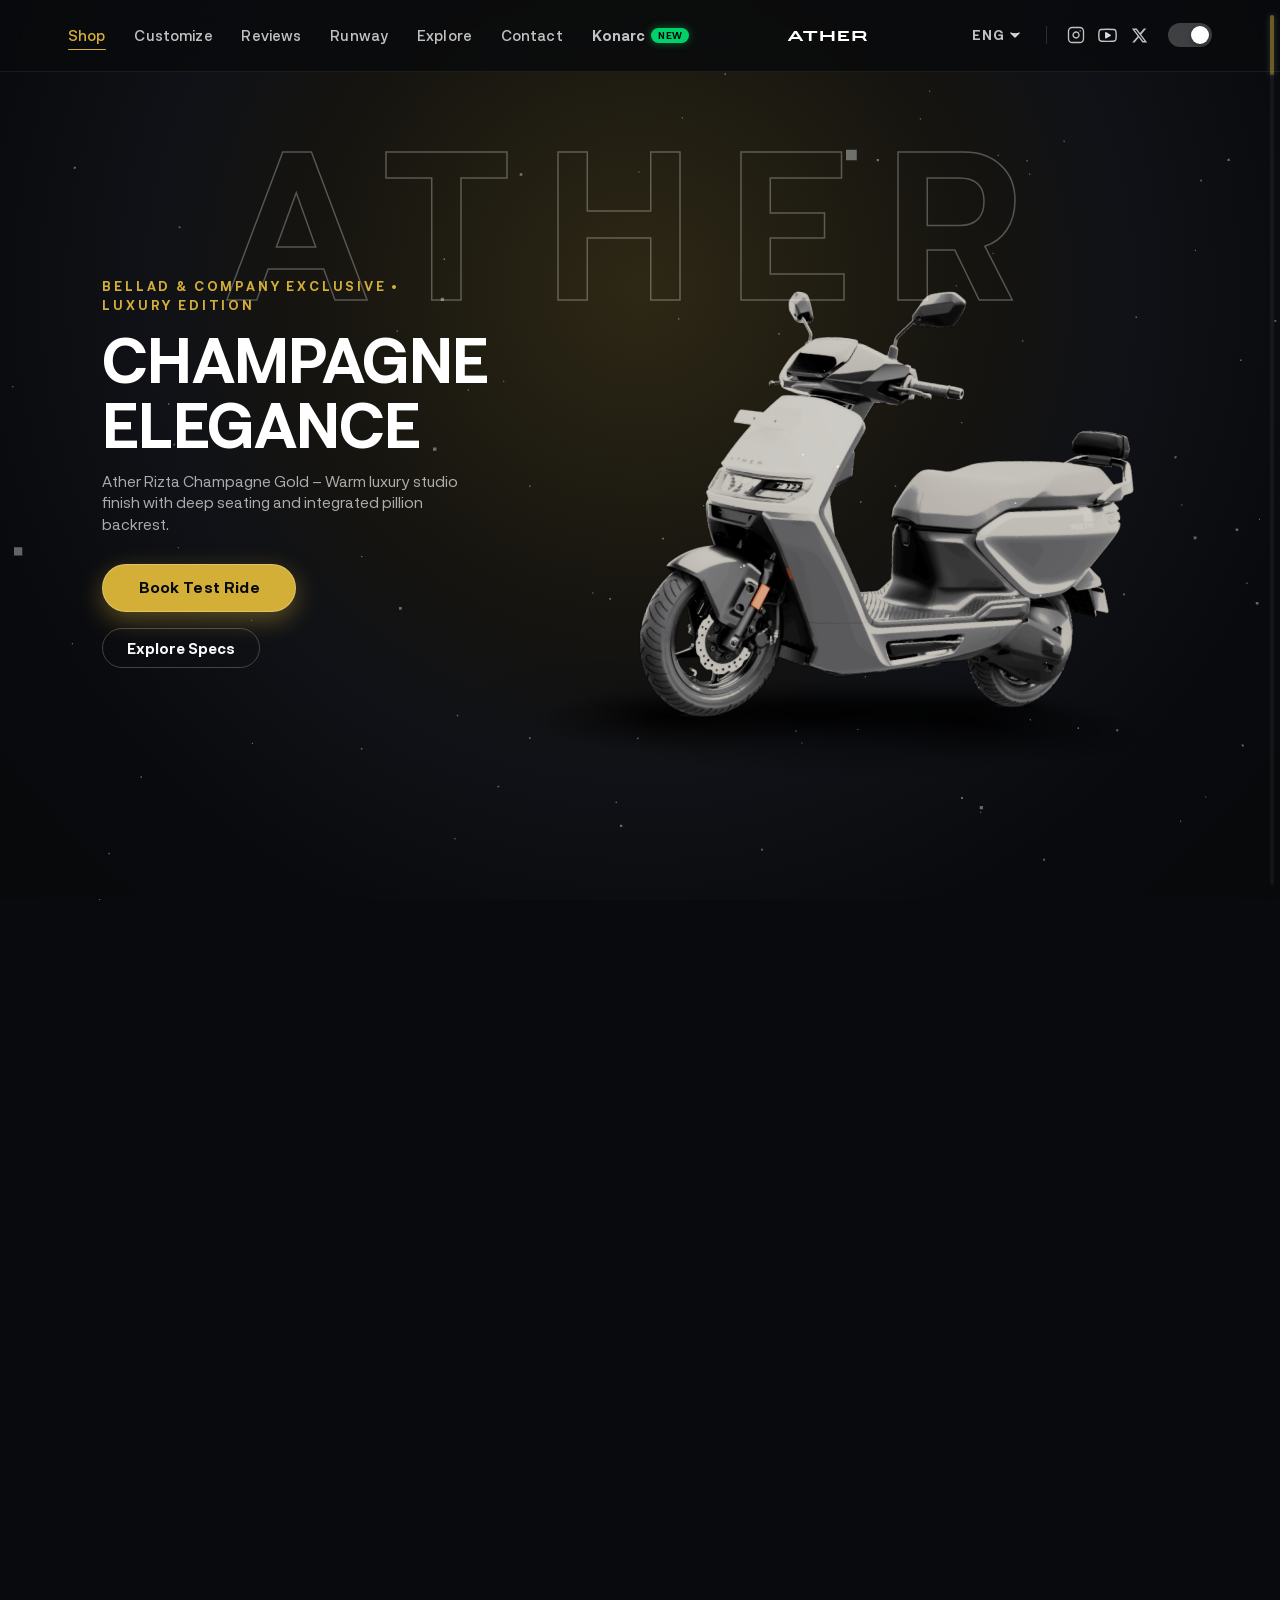
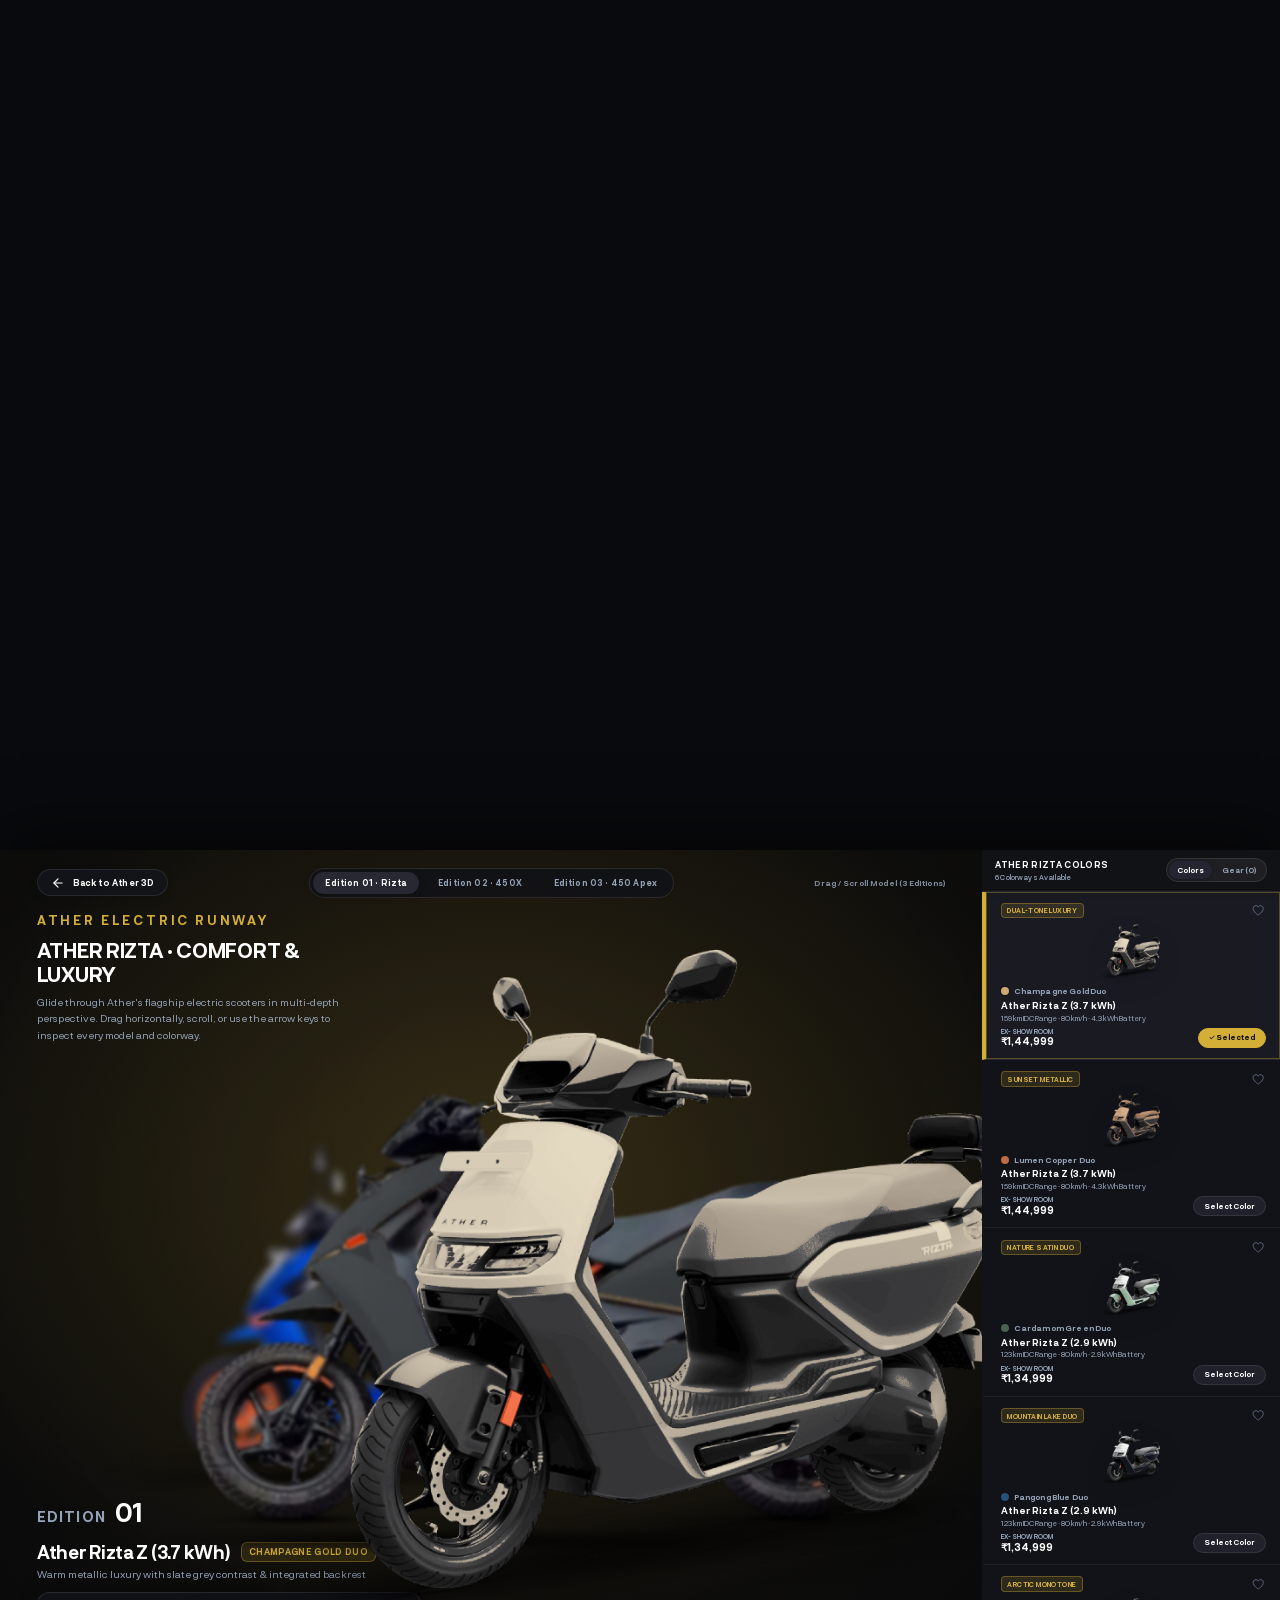
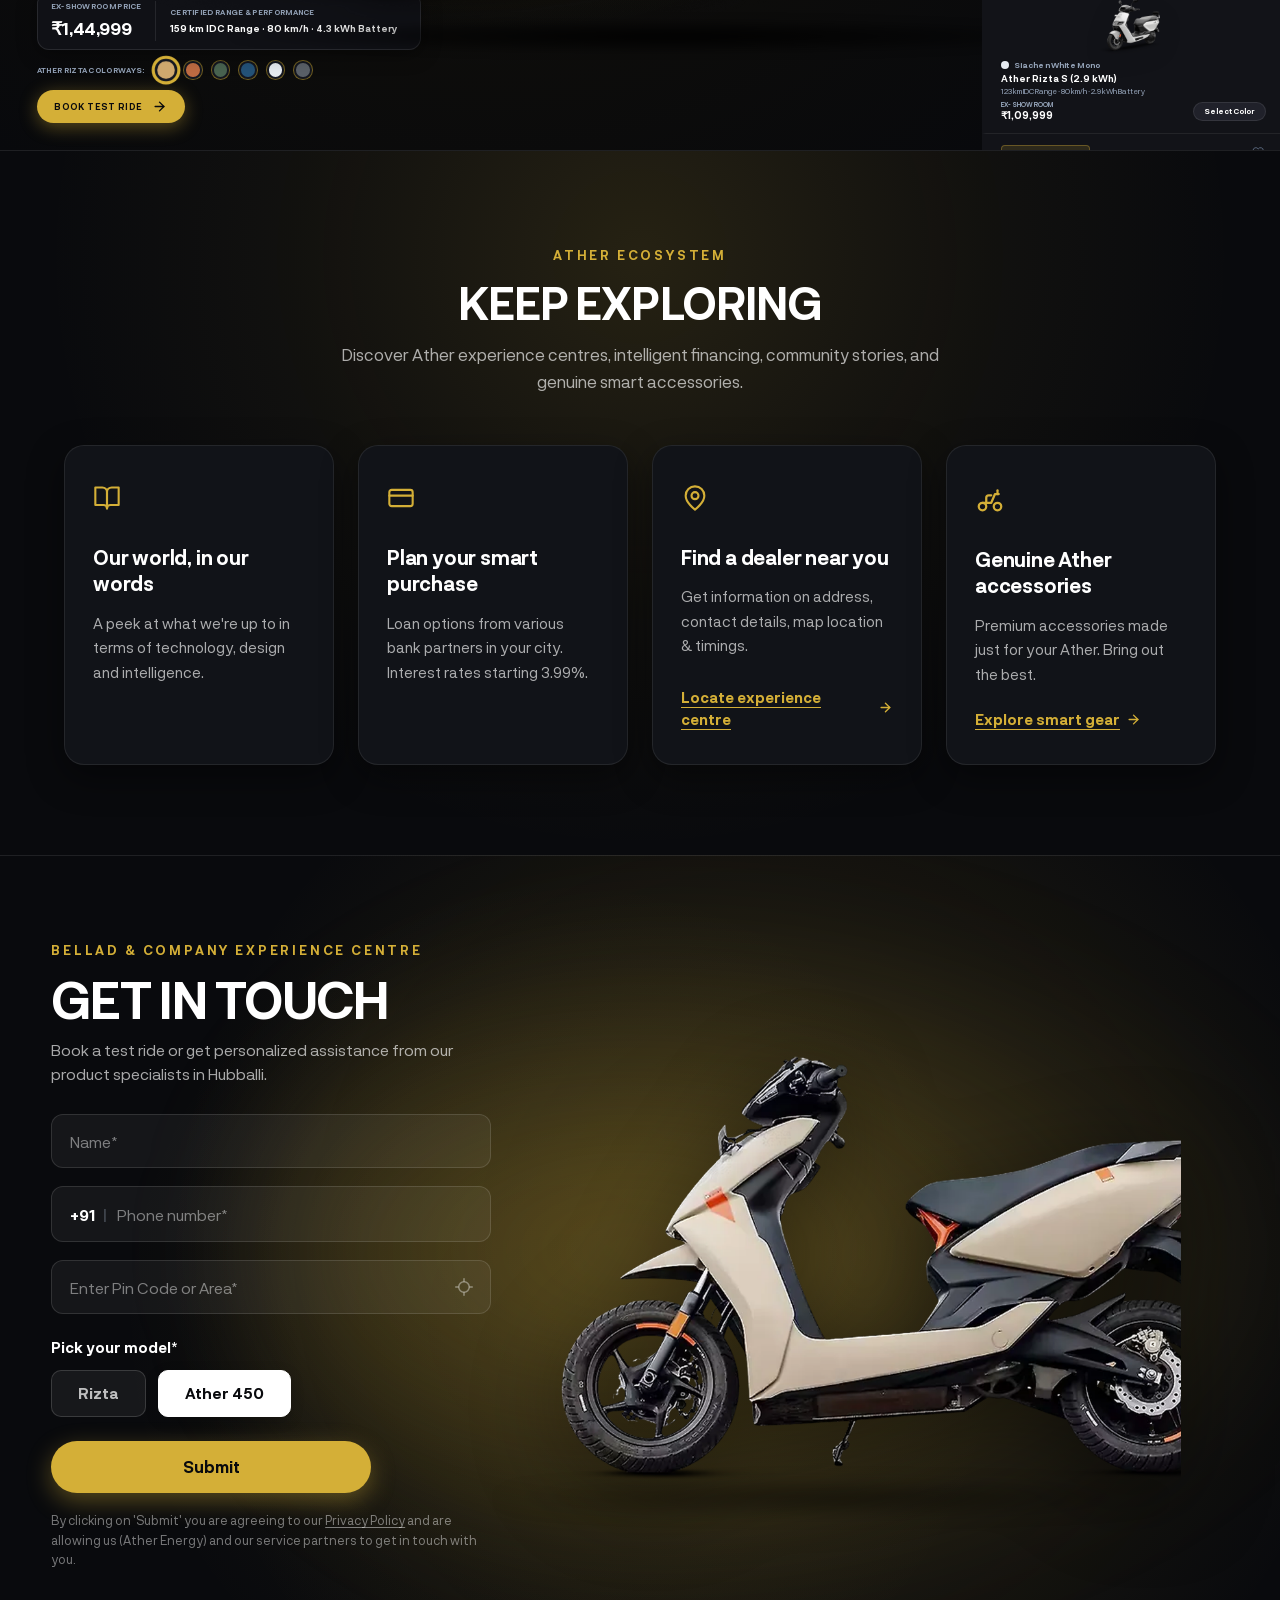
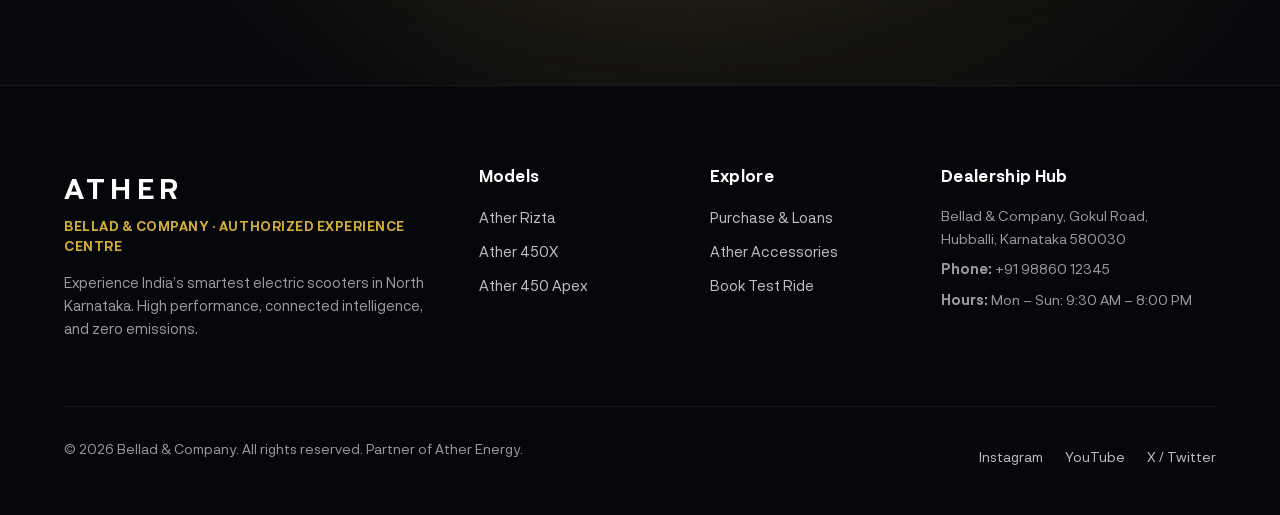
<file: index.html>
<!DOCTYPE html>
<html lang="en" data-theme="dark">

<head>
  <meta charset="UTF-8">
  <meta name="viewport" content="width=device-width, initial-scale=1.0">
  <title>ATHER RIZTA | Bellad & Company</title>

  <!-- Favicon -->
  <link rel="icon" type="image/svg+xml"
    href="data:image/svg+xml,<svg xmlns='http://www.w3.org/2000/svg' viewBox='0 0 24 24' fill='%23ffffff'><path d='M13 2L3 14H12L11 22L21 10H12L13 2Z'/></svg>">

  <!-- Ather Energy Official Brand Font Preloads: Neurial Grotesk -->
  <link rel="preload" href="fonts/neurial-grotesk-bold.woff" as="font" type="font/woff" crossorigin="anonymous">
  <link rel="preload" href="fonts/neurial-grotesk-medium.woff" as="font" type="font/woff" crossorigin="anonymous">
  <link rel="preload" href="fonts/neurial-grotesk-regular.woff" as="font" type="font/woff" crossorigin="anonymous">

  <!-- Google Fonts: Luxury EV Modern Typographic Fallbacks -->
  <link rel="preconnect" href="https://fonts.googleapis.com">
  <link rel="preconnect" href="https://fonts.gstatic.com" crossorigin>
  <link
    href="https://fonts.googleapis.com/css2?family=Outfit:wght@400;500;600;700;800;900&family=Plus+Jakarta+Sans:wght@300;400;500;600;700;800&family=Space+Grotesk:wght@500;600;700;800&display=swap"
    rel="stylesheet">

  <!-- Bootstrap 5 CSS -->
  <link rel="stylesheet" href="css/bootstrap.min.css">

  <!-- Custom CSS -->
  <link rel="stylesheet" href="css/style.css?v=13">
</head>

<body class="theme-dark">

  <!-- Scroll Track for Smooth GSAP Scrubbing -->
  <div id="scroll-track"></div>

  <!-- Pinned Viewport Container -->
  <div id="viewport" class="viewport-container">

    <!-- Ambient Studio Spotlight Gradient -->
    <div class="ambient-spotlight"></div>

    <!-- Section 3 Technical Blueprint Grid Background -->
    <div class="tech-grid-bg" id="techGrid"></div>

    <!-- WebGL Canvas for 3D Ather Scooter & Particle Effects -->
    <canvas id="webgl-canvas"></canvas>

    <!-- FIXED TOP NAVBAR -->


    <header class="site-header">
      <div class="header-inner container-fluid">
        <!-- Left Navigation -->
        <nav class="nav-left">
          <a href="#hero" class="nav-item-link active" data-scroll-to="0">Shop</a>
          <a href="#specs" class="nav-item-link" data-scroll-to="0.48">Customize</a>
          <a href="#features" class="nav-item-link" data-scroll-to="0.95">Reviews</a>
          <a href="#section-runway" class="nav-item-link" id="navRunwayBtn"
            onclick="document.getElementById('section-runway')?.scrollIntoView({behavior:'smooth'}); return false;">Runway</a>
          <a href="#section-explore" class="nav-item-link" id="navExploreBtn"
            onclick="document.getElementById('section-explore')?.scrollIntoView({behavior:'smooth'}); return false;">Explore</a>
          <a href="#section-contact" class="nav-item-link" id="navContactBtn"
            onclick="document.getElementById('section-contact')?.scrollIntoView({behavior:'smooth'}); return false;">Contact</a>
          <a href="ather.html#konarc" class="nav-item-link nav-item-konarc" title="Ather Konarc - New Model">
            <span>Konarc</span>
            <span class="nav-badge-new">NEW</span>
          </a>
        </nav>

        <!-- Center Brand Logo: Official Ather White Wordmark Logo -->
        <div class="brand-logo" data-scroll-to="0" role="button" title="Ather Energy - Bellad & Company">
          <svg class="ather-brand-logo" viewBox="0 0 364.2 80.2" height="20" fill="#ffffff" aria-label="Ather Energy">
            <!-- A -->
            <path
              d="M74.4,60h10.3c0.4,0,0.7-0.5,0.4-0.8L59.7,20.5c-0.1-0.1-0.3-0.2-0.4-0.2h-9.9c-0.2,0-0.3,0.1-0.4,0.2L23.2,59.2c-0.2,0.3,0,0.8,0.4,0.8h10.1c0.2,0,0.3-0.1,0.4-0.2l4.9-7.5c0.1-0.1,0.3-0.2,0.4-0.2h29.2c0.2,0,0.3,0.1,0.4,0.2l4.9,7.5C74.1,59.9,74.2,60,74.4,60z M45.1,43l8.6-13.2c0.2-0.3,0.7-0.3,0.9,0L63.1,43c0.2,0.3,0,0.8-0.4,0.8H45.5C45.1,43.8,44.9,43.4,45.1,43z" />
            <!-- T -->
            <path
              d="M141.6,20.8c0-0.3-0.2-0.5-0.5-0.5h-22.5h-10.7H85.4c-0.3,0-0.5,0.2-0.5,0.5v7.1c0,0.3,0.2,0.5,0.5,0.5h22c0.3,0,0.5,0.2,0.5,0.5v30.6c0,0.3,0.2,0.5,0.5,0.5h9.6c0.3,0,0.5-0.2,0.5-0.5V28.9c0-0.3,0.2-0.5,0.5-0.5h22c0.3,0,0.5-0.2,0.5-0.5v-7.1H141.6z" />
            <!-- H -->
            <path
              d="M199.7,35.2c0,0.3-0.2,0.5-0.5,0.5h-34.4c-0.3,0-0.5-0.2-0.5-0.5V20.8c0-0.3-0.2-0.5-0.5-0.5h-9.6c-0.3,0-0.5,0.2-0.5,0.5v38.7c0,0.3,0.2,0.5,0.5,0.5h9.6c0.3,0,0.5-0.2,0.5-0.5v-15c0-0.3,0.2-0.5,0.5-0.5h34.4c0.3,0,0.5,0.2,0.5,0.5v15c0,0.3,0.2,0.5,0.5,0.5h9.6c0.3,0,0.5-0.2,0.5-0.5V20.8c0-0.3-0.2-0.5-0.5-0.5h-9.6c-0.3,0-0.5,0.2-0.5,0.5L199.7,35.2L199.7,35.2z" />
            <!-- E -->
            <path
              d="M235.9,51.8v-7.5c0-0.3,0.2-0.5,0.5-0.5h20.7c0.3,0,0.5-0.2,0.5-0.5v-7c0-0.3-0.2-0.5-0.5-0.5h-20.7c-0.3,0-0.5-0.2-0.5-0.5v-6.7c0-0.3,0.2-0.5,0.5-0.5h30.8c0.3,0,0.5-0.2,0.5-0.5v-6.8c0-0.3-0.2-0.5-0.5-0.5h-31.3h-10.1c-0.3,0-0.5,0.2-0.5,0.5v38.7c0,0.3,0.2,0.5,0.5,0.5h10.1h32.8c0.3,0,0.5-0.2,0.5-0.5v-6.7c0-0.3-0.2-0.5-0.5-0.5h-32.3C236.1,52.2,235.9,52.1,235.9,51.8z" />
            <!-- R -->
            <path
              d="M332.3,45.5c3.6-2.5,6-6.7,5.9-11.5c-0.1-7.7-6.6-13.8-14.3-13.8h-30.5h-10.1c-0.3,0-0.5,0.2-0.5,0.5V48v11.5c0,0.3,0.2,0.5,0.5,0.5h9.6c0.3,0,0.5-0.2,0.5-0.5v-11c0-0.3,0.2-0.5,0.5-0.5h27.9c0.2,0,0.3,0.1,0.4,0.2l7.9,11.6c0.1,0.1,0.3,0.2,0.4,0.2h9.9c0.4,0,0.7-0.5,0.4-0.8l-8.9-13C332,46,332,45.7,332.3,45.5z M322.4,39.7h-24.6c-3.1,0-5.8-2.4-5.8-5.4c-0.1-3.2,2.5-5.8,5.6-5.8h24.6c3.1,0,5.8,2.4,5.8,5.4C328.1,37.1,325.6,39.7,322.4,39.7z" />
          </svg>
        </div>

        <!-- Right Controls & Socials -->
        <div class="nav-right">
          <!-- Language Selector -->
          <div class="lang-selector dropdown">
            <button class="lang-btn" type="button" id="langDropdown" data-bs-toggle="dropdown" aria-expanded="false">
              <span>ENG</span>
              <svg class="chevron-icon" width="10" height="6" viewBox="0 0 10 6" fill="currentColor">
                <path d="M1 1L5 5L9 1" stroke="currentColor" stroke-width="1.6" stroke-linecap="round"
                  stroke-linejoin="round" />
              </svg>
            </button>
            <ul class="dropdown-menu dropdown-menu-dark dropdown-menu-end custom-dropdown"
              aria-labelledby="langDropdown">
              <li><a class="dropdown-item active" href="#">English (ENG)</a></li>
              <li><a class="dropdown-item" href="#">Deutsch (DEU)</a></li>
              <li><a class="dropdown-item" href="#">Français (FRA)</a></li>
              <li><a class="dropdown-item" href="#">日本語 (JPN)</a></li>
            </ul>
          </div>

          <!-- Divider -->
          <div class="header-divider"></div>

          <!-- Social Icons -->
          <div class="social-links">
            <!-- Instagram -->
            <a href="https://instagram.com" target="_blank" rel="noopener" class="social-icon" aria-label="Instagram">
              <svg width="18" height="18" viewBox="0 0 24 24" fill="none" stroke="currentColor" stroke-width="1.8"
                stroke-linecap="round" stroke-linejoin="round">
                <rect x="2" y="2" width="20" height="20" rx="5" ry="5"></rect>
                <path d="M16 11.37A4 4 0 1 1 12.63 8 4 4 0 0 1 16 11.37z"></path>
                <line x1="17.5" y1="6.5" x2="17.51" y2="6.5"></line>
              </svg>
            </a>

            <!-- YouTube -->
            <a href="https://youtube.com" target="_blank" rel="noopener" class="social-icon" aria-label="YouTube">
              <svg width="19" height="19" viewBox="0 0 24 24" fill="none" stroke="currentColor" stroke-width="1.8"
                stroke-linecap="round" stroke-linejoin="round">
                <path
                  d="M22.54 6.42a2.78 2.78 0 0 0-1.94-2C18.88 4 12 4 12 4s-6.88 0-8.6.46a2.78 2.78 0 0 0-1.94 2A29 29 0 0 0 1 11.75a29 29 0 0 0 .46 5.33A2.78 2.78 0 0 0 3.4 19c1.72.46 8.6.46 8.6.46s6.88 0 8.6-.46a2.78 2.78 0 0 0 1.94-2 29 29 0 0 0 .46-5.25 29 29 0 0 0-.46-5.33z">
                </path>
                <polygon points="9.75 15.02 15.5 11.75 9.75 8.48 9.75 15.02" fill="currentColor"></polygon>
              </svg>
            </a>

            <!-- X / Twitter -->
            <a href="https://twitter.com" target="_blank" rel="noopener" class="social-icon" aria-label="X (Twitter)">
              <svg width="17" height="17" viewBox="0 0 24 24" fill="currentColor">
                <path
                  d="M18.244 2.25h3.308l-7.227 8.26 8.502 11.24H16.17l-5.214-6.817L4.99 21.75H1.68l7.73-8.835L1.254 2.25H8.08l4.713 6.231zm-1.161 17.52h1.833L7.084 4.126H5.117z" />
              </svg>
            </a>
          </div>

          <!-- Theme Toggle Switch -->
          <button class="theme-toggle" id="themeToggleBtn" type="button" aria-label="Toggle dark/light theme"
            title="Toggle Theme">
            <span class="toggle-knob"></span>
          </button>
        </div>
      </div>
    </header>

    <!-- ==============================================
         SECTION 1: HERO (0% to ~35% scroll)
         Default: Champagne Gold Edition (Warm Luxury)
         ============================================== -->


    <section id="section-hero" class="content-section section-hero active">
      <!-- Giant Outlined ATHER Text in Background -->
      <div class="hero-bg-roadster" aria-hidden="true">
        <span id="heroBgText">ATHER</span>
      </div>

      <div class="container-fluid hero-container">
        <div class="row align-items-center h-100">
          <div class="col-12 col-md-6 col-lg-5 col-xl-4 hero-text-col">
            <div class="hero-copy-block">
              <span class="eyebrow-tag">BELLAD & COMPANY EXCLUSIVE • LUXURY EDITION</span>
              <h1 class="hero-title" id="heroTitle">
                CHAMPAGNE<br>
                ELEGANCE
              </h1>
              <p class="hero-subtitle" id="heroSubtitle">Ather Rizta Champagne Gold – Warm luxury studio finish with
                deep seating and integrated pillion backrest.</p>

              <div class="d-flex align-items-center gap-3 flex-wrap">
                <button class="btn btn-pill-shop" id="shopNowBtn">
                  <span>Book Test Ride</span>
                </button>
                <a href="#specs" class="btn btn-outline-light rounded-pill px-4 py-2 text-decoration-none"
                  style="font-size: 0.92rem; font-weight: 600; border: 1px solid rgba(255,255,255,0.22);"
                  data-scroll-to="0.48">
                  <span>Explore Specs</span>
                </a>
              </div>
            </div>
          </div>
        </div>
      </div>
    </section>

    <!-- ==============================================
         SECTION 2: SPECS (35% to ~70% scroll)
         6*6 Column Layout: Left Column for Ather Scooter, Right Column for Content
         ============================================== -->
    <section id="section-specs" class="content-section section-specs">
      <div class="container-fluid specs-container">
        <div class="row h-100 align-items-center">
          <!-- Left Column (6): Open space where the Ather scooter glides in and sits -->
          <div class="col-12 col-lg-6 specs-scooter-spacer"></div>

          <!-- Right Column (6): Full content with specs -->
          <div class="col-12 col-lg-6 specs-content-col">
            <div class="specs-copy-block">
              <span class="eyebrow-tag" id="specsEyebrow">LUXURY EDITION</span>
              <h2 class="specs-heading" id="specsHeading">
                ATHER<br>
                RIZTA GOLD
              </h2>
              <p class="specs-desc" id="specsDesc">
                Extra-long spacious luxury seat with pillion backrest, SkidControl™ traction and 161 km certified IDC
                range.
              </p>

              <!-- Integrated Spec Badges / Grid (5 items) -->
              <div class="specs-badges-grid" id="pillsContainer">
                <!-- Pill 1: 161 km range -->
                <div class="spec-pill" data-pill="1">
                  <div class="pill-icon">
                    <svg width="15" height="15" viewBox="0 0 24 24" fill="none" stroke="currentColor" stroke-width="2"
                      stroke-linecap="round" stroke-linejoin="round">
                      <rect x="2" y="7" width="16" height="10" rx="2" ry="2"></rect>
                      <line x1="22" y1="11" x2="22" y2="13"></line>
                    </svg>
                  </div>
                  <div class="pill-text">
                    <strong id="pillVal1">161 km</strong>
                    <span class="pill-val" id="pillSub1">IDC range</span>
                  </div>
                </div>

                <!-- Pill 2: 80 km/h top speed -->
                <div class="spec-pill" data-pill="2">
                  <div class="pill-icon">
                    <svg width="15" height="15" viewBox="0 0 24 24" fill="none" stroke="currentColor" stroke-width="2"
                      stroke-linecap="round" stroke-linejoin="round">
                      <circle cx="12" cy="12" r="10"></circle>
                      <polyline points="12 6 12 12 16 14"></polyline>
                    </svg>
                  </div>
                  <div class="pill-text">
                    <strong id="pillVal2">80 km/h</strong>
                    <span class="pill-sub" id="pillSub2">top speed</span>
                  </div>
                </div>

                <!-- Pill 3: 34L Boot Space -->
                <div class="spec-pill" data-pill="3">
                  <div class="pill-icon">
                    <svg width="15" height="15" viewBox="0 0 24 24" fill="none" stroke="currentColor" stroke-width="2"
                      stroke-linecap="round" stroke-linejoin="round">
                      <path d="M6 2L3 6v14a2 2 0 0 0 2 2h14a2 2 0 0 0 2-2V6l-3-4z"></path>
                      <line x1="3" y1="6" x2="21" y2="6"></line>
                      <path d="M16 10a4 4 0 0 1-8 0"></path>
                    </svg>
                  </div>
                  <div class="pill-text">
                    <strong id="pillVal3">34L Boot</strong>
                    <span class="pill-sub" id="pillSub3">+ 22L Frunk</span>
                  </div>
                </div>

                <!-- Pill 4: SkidControl™ -->
                <div class="spec-pill" data-pill="4">
                  <div class="pill-icon">
                    <svg width="14" height="14" viewBox="0 0 24 24" fill="currentColor">
                      <path d="M12 2L1 21h22L12 2zm0 3.99L19.53 19H4.47L12 5.99zM11 10v4h2v-4h-2zm0 6v2h2v-2h-2z" />
                    </svg>
                  </div>
                  <div class="pill-text">
                    <strong id="pillVal4">SkidControl™</strong>
                    <span class="pill-sub" id="pillSub4">traction safety</span>
                  </div>
                </div>

                <!-- Pill 5: Magic Twist™ brake -->
                <div class="spec-pill" data-pill="5">
                  <div class="pill-icon">
                    <svg width="14" height="14" viewBox="0 0 24 24" fill="currentColor">
                      <path d="M13 2L3 14H12L11 22L21 10H12L13 2Z" />
                    </svg>
                  </div>
                  <div class="pill-text">
                    <strong id="pillVal5">Magic Twist™</strong>
                    <span class="pill-sub" id="pillSub5">brake to zero</span>
                  </div>
                </div>
              </div>

              <div class="specs-cta-row mt-4 d-flex align-items-center gap-3">
                <button class="btn btn-pill-shop" onclick="document.getElementById('shopNowBtn').click()">
                  <span>Book Test Ride</span>
                </button>
              </div>
            </div>
          </div>
        </div>
      </div>
    </section>

    <!-- ==============================================
         SECTION 3: BUILT FOR EVERY MOMENT (70% to 100% scroll)
         Clean 4 Boxes Total (2 Left, 2 Right) - No Vertical Cut-off
         ============================================== -->
    <section id="section-above" class="content-section section-above">
      <div class="container-fluid above-container">
        <!-- Top Centered Heading -->
        <div class="above-header-block text-center">
          <span class="eyebrow-tag">OFFICIAL SHOWCASE</span>
          <h2 class="above-title">BUILT FOR EVERY MOMENT</h2>
        </div>

        <!-- 4 Feature Cards Grid flanking the centered Ather scooter -->
        <div class="row cards-row align-items-center justify-content-between">
          <!-- Left 2 Cards -->
          <div class="col-12 col-md-4 col-lg-3 cards-col-left">
            <!-- Card 1: Champagne Gold Edition -->
            <div class="feature-card card-left" data-card="1">
              <div class="feature-card-img-thumb">
                <span class="feature-card-badge">Key Visual</span>
                <img src="images/homepagekv.webp" alt="Ather Rizta Champagne Gold Edition" loading="lazy">
              </div>
              <h3 class="card-title">Champagne Gold Edition</h3>
              <p class="card-desc">
                Warm studio elegance with deep luxury seat and integrated pillion backrest.
              </p>
            </div>

            <!-- Card 2: 34L Cavernous Boot -->
            <div class="feature-card card-left" data-card="2">
              <div class="card-icon-box">
                <svg width="18" height="18" viewBox="0 0 24 24" fill="none" stroke="currentColor" stroke-width="2"
                  stroke-linecap="round" stroke-linejoin="round">
                  <path d="M6 2L3 6v14a2 2 0 0 0 2 2h14a2 2 0 0 0 2-2V6l-3-4z"></path>
                  <line x1="3" y1="6" x2="21" y2="6"></line>
                  <path d="M16 10a4 4 0 0 1-8 0"></path>
                </svg>
              </div>
              <h3 class="card-title">34L Cavernous Boot</h3>
              <p class="card-desc">
                India's deepest scooter storage. Room for two helmets, bags, and daily essentials.
              </p>
            </div>
          </div>

          <!-- Empty Middle Column for Center Ather Scooter -->
          <div class="col-12 col-md-4 col-lg-6 cards-col-center"></div>

          <!-- Right 2 Cards -->
          <div class="col-12 col-md-4 col-lg-3 cards-col-right">
            <!-- Card 3: Lumen Copper Edition -->
            <div class="feature-card card-right" data-card="3">
              <div class="feature-card-img-thumb">
                <span class="feature-card-badge">Special Edition</span>
                <img src="images/2-Lumen-Copper-desk.webp" alt="Ather Rizta Lumen Copper Edition" loading="lazy">
              </div>
              <h3 class="card-title">Lumen Copper Edition</h3>
              <p class="card-desc">
                Sunset bronze styling with aerodynamic dual-tone fairing and LED horizon lamp.
              </p>
            </div>

            <!-- Card 4: Magic Twist™ Braking -->
            <div class="feature-card card-right" data-card="4">
              <div class="card-icon-box">
                <svg width="18" height="18" viewBox="0 0 24 24" fill="none" stroke="currentColor" stroke-width="2"
                  stroke-linecap="round" stroke-linejoin="round">
                  <path d="M13 2L3 14H12L11 22L21 10H12L13 2Z" />
                </svg>
              </div>
              <h3 class="card-title">Magic Twist™ Braking</h3>
              <p class="card-desc">
                Counter-twist throttle to brake smoothly down to zero while regenerating battery.
              </p>
            </div>
          </div>
        </div>
      </div>
    </section>

    <!-- Custom Scrollbar Indicator (matching video on far right) -->
    <div class="custom-scrollbar" id="customScrollbar">
      <div class="scrollbar-thumb" id="scrollbarThumb"></div>
    </div>

    <!-- Interactive Configurator / Reservation Drawer Modal -->
    <div class="modal-backdrop-custom" id="reserveModal">
      <div class="modal-card-custom">
        <div class="modal-header-custom">
          <h4>Reserve Ather Rizta</h4>
          <button class="btn-close-modal" id="closeModalBtn" aria-label="Close modal">&times;</button>
        </div>
        <div class="modal-body-custom">
          <p class="modal-subtitle">Reserve today at Bellad & Company. Experience electric comfort and family safety
            redefined.</p>
          <div class="reserve-specs">
            <div class="r-item"><span>Range</span><strong>161 km</strong></div>
            <div class="r-item"><span>Top Speed</span><strong>80 km/h</strong></div>
            <div class="r-item"><span>Boot</span><strong>34L + 22L</strong></div>
          </div>
          <form id="reserveForm"
            onsubmit="event.preventDefault(); alert('Ather Rizta test ride and reservation confirmed! A Bellad & Company representative will contact you shortly.'); document.getElementById('reserveModal').classList.remove('open');">
            <div class="mb-3">
              <label class="form-label text-muted small">Full Name</label>
              <input type="text" class="form-control custom-input" placeholder="e.g. Rahul Sharma" required>
            </div>
            <div class="mb-3">
              <label class="form-label text-muted small">Phone Number</label>
              <input type="tel" class="form-control custom-input" placeholder="+91 98765 43210" required>
            </div>
            <div class="mb-3">
              <label class="form-label text-muted small">Email Address</label>
              <input type="email" class="form-control custom-input" placeholder="rahul@example.com" required>
            </div>
            <button type="submit" class="btn btn-primary w-100 py-2 mt-2 btn-submit-reserve">Confirm Ather
              Booking</button>
          </form>
        </div>
      </div>
    </div>

  </div> <!-- /#viewport -->

  <!-- ==============================================
       SECTION 4: ATHER RUNWAY DEPTH LOOKBOOK
       Next section seamlessly below the 3D Ather experience
       ============================================== -->
  <section id="section-runway" class="maison-vell-section" aria-label="Ather Runway Depth Showcase">
    <div class="page">
      <main>
        <section class="stage" id="stage"
          aria-label="Ather editions runway. Drag, scroll or use arrow keys to change edition." tabindex="0">
          <div class="line" id="line"></div>

          <!-- Top Stage Controls (Minimalist floating bar) -->
          <div class="stage-topbar">
            <a href="#section-specs" class="stage-back-btn"
              onclick="const st = document.getElementById('scroll-track'); window.scrollTo({top: st ? st.offsetHeight - window.innerHeight : 0, behavior: 'smooth'}); return false;">
              <svg width="14" height="14" viewBox="0 0 24 24" fill="none" stroke="currentColor" stroke-width="2"
                stroke-linecap="round" stroke-linejoin="round">
                <line x1="19" y1="12" x2="5" y2="12"></line>
                <polyline points="12 19 5 12 12 5"></polyline>
              </svg>
              <span>Back to Ather 3D</span>
            </a>

            <!-- 3 Ather Models Switcher -->
            <div class="stage-lineup-tabs" id="lineupTabs" role="tablist">
              <button class="lineup-tab active" data-model="0" type="button" role="tab">Edition 01 · Rizta</button>
              <button class="lineup-tab" data-model="1" type="button" role="tab">Edition 02 · 450X</button>
              <button class="lineup-tab" data-model="2" type="button" role="tab">Edition 03 · 450 Apex</button>
            </div>

            <!-- Hint badge -->
            <div class="stage-drag-hint">
              <span>Drag / Scroll Model (3 Editions)</span>
            </div>
          </div>

          <div class="intro">
            <span class="eyebrow-tag" style="margin-bottom: 8px;">ATHER ELECTRIC RUNWAY</span>
            <h2 class="runway-heading" id="runwayHeading">SIGNATURE EDITIONS</h2>
            <p id="runwayDesc">Glide through Ather's flagship electric scooters in multi-depth perspective. Drag
              horizontally, scroll, or use the arrow keys to inspect every model and colorway.</p>
          </div>

          <div class="tag">
            <div class="look" aria-live="polite">
              <span class="edition-word">EDITION</span>
              <span class="win"><span class="roll" id="roll"></span></span>
            </div>

            <div class="look-meta" id="lookMeta">
              <!-- Title Row: Model & Color -->
              <div class="look-title-row">
                <h3 class="look-model" id="lookModelName">Ather Rizta Z (3.7 kWh)</h3>
                <span class="look-color-badge" id="lookColorName">Champagne Gold</span>
              </div>

              <!-- Tagline -->
              <p class="look-tagline" id="lookTagline">Luxury dual-tone finish with integrated backrest and deep
                underseat storage</p>

              <!-- Prominent Price & Specs Card -->
              <div class="look-price-specs-card">
                <div class="price-side">
                  <span class="price-sublabel">Ex-Showroom Price</span>
                  <div class="price-main" id="lookPrice">₹1,44,999</div>
                </div>
                <div class="specs-side">
                  <span class="specs-sublabel">Certified Range & Performance</span>
                  <div class="specs-main" id="lookSpecs">159 km IDC Range · 80 km/h · 4.3 kWh</div>
                </div>
              </div>

              <!-- Color Swatches for Quick Jump / Color Changing -->
              <div class="swatches-container">
                <span class="swatches-label" id="swatchesLabel">RIZTA SIGNATURE COLORWAYS:</span>
                <div class="swatches-row" id="swatchesRow" aria-label="Select color for current model"></div>
              </div>
            </div>

            <div class="tag-actions">
              <a class="shop-ather-btn" href="https://www.atherenergy.com/" target="_blank" rel="noopener">
                <span>Book Test Ride</span>
                <svg width="15" height="15" viewBox="0 0 24 24" fill="none" stroke="currentColor" stroke-width="2.2"
                  stroke-linecap="round" stroke-linejoin="round">
                  <line x1="5" y1="12" x2="19" y2="12"></line>
                  <polyline points="12 5 19 12 12 19"></polyline>
                </svg>
              </a>
            </div>
          </div>
          <div class="ring" id="ring"></div>
        </section>

        <!-- Right Side Product Rail (Ather Official Colored Models & Colorways Showcase) -->
        <aside class="rail" id="rail" aria-label="Ather Models and Colorways Showcase">
          <div class="rail-header">
            <div class="rail-header-titles">
              <span class="rail-title" id="railTitle">Ather Rizta Colors</span>
              <span class="rail-counter" id="railCounter">6 Colorways</span>
            </div>
            <div class="rail-view-toggle" id="railViewToggle">
              <button class="rail-toggle-btn active" data-view="colors" type="button">Colors</button>
              <button class="rail-toggle-btn" data-view="gear" type="button">Gear (<span id="cart">0</span>)</button>
            </div>
          </div>
          <div class="rail-cards-track" id="railTrack"></div>
        </aside>
      </main>
    </div>
    <div class="wait gone" id="wait"></div>
  </section>

  <!-- ==============================================
       SECTION 5: KEEP EXPLORING
       ============================================== -->
  <section id="section-explore" class="explore-section" aria-label="Keep Exploring Ather Ecosystem">
    <div class="explore-container">
      <div class="explore-header-block text-center">
        <span class="eyebrow-tag">ATHER ECOSYSTEM</span>
        <h2 class="explore-section-title">KEEP EXPLORING</h2>
        <p class="explore-section-subtitle">Discover Ather experience centres, intelligent financing, community stories,
          and genuine smart accessories.</p>
      </div>

      <div class="explore-grid">
        <!-- Card 1: Our world, in our words -->
        <article class="explore-card">
          <div class="explore-card-icon" aria-hidden="true">
            <svg width="28" height="28" viewBox="0 0 24 24" fill="none" stroke="currentColor" stroke-width="1.8"
              stroke-linecap="round" stroke-linejoin="round">
              <path d="M2 3h6a4 4 0 0 1 4 4v14a3 3 0 0 0-3-3H2z"></path>
              <path d="M22 3h-6a4 4 0 0 0-4 4v14a3 3 0 0 1 3-3h7z"></path>
            </svg>
          </div>
          <h3 class="explore-card-title">Our world, in our words</h3>
          <p class="explore-card-desc">A peek at what we're up to in terms of technology, design and intelligence.</p>
        </article>

        <!-- Card 2: Plan your smart purchase -->
        <article class="explore-card">
          <div class="explore-card-icon" aria-hidden="true">
            <svg width="28" height="28" viewBox="0 0 24 24" fill="none" stroke="currentColor" stroke-width="1.8"
              stroke-linecap="round" stroke-linejoin="round">
              <rect x="2" y="5" width="20" height="14" rx="2"></rect>
              <line x1="2" y1="10" x2="22" y2="10"></line>
            </svg>
          </div>
          <h3 class="explore-card-title">Plan your smart purchase</h3>
          <p class="explore-card-desc">Loan options from various bank partners in your city. Interest rates starting
            3.99%.</p>
        </article>

        <!-- Card 3: Find a dealer near you -->
        <article class="explore-card">
          <div class="explore-card-icon" aria-hidden="true">
            <svg width="28" height="28" viewBox="0 0 24 24" fill="none" stroke="currentColor" stroke-width="1.8"
              stroke-linecap="round" stroke-linejoin="round">
              <path d="M20 10c0 6-8 12-8 12s-8-6-8-12a8 8 0 0 1 16 0Z"></path>
              <circle cx="12" cy="10" r="3"></circle>
            </svg>
          </div>
          <h3 class="explore-card-title">Find a dealer near you</h3>
          <p class="explore-card-desc">Get information on address, contact details, map location & timings.</p>
          <a href="#section-contact" class="explore-card-link"
            onclick="document.getElementById('section-contact')?.scrollIntoView({behavior:'smooth'}); return false;">
            <span>Locate experience centre</span>
            <svg width="15" height="15" viewBox="0 0 24 24" fill="none" stroke="currentColor" stroke-width="2.2"
              stroke-linecap="round" stroke-linejoin="round">
              <line x1="5" y1="12" x2="19" y2="12"></line>
              <polyline points="12 5 19 12 12 19"></polyline>
            </svg>
          </a>
        </article>

        <!-- Card 4: Genuine Ather accessories -->
        <article class="explore-card">
          <div class="explore-card-icon" aria-hidden="true">
            <svg width="30" height="30" viewBox="0 0 24 24" fill="none" stroke="currentColor" stroke-width="1.8"
              stroke-linecap="round" stroke-linejoin="round">
              <circle cx="6" cy="18" r="3"></circle>
              <circle cx="18" cy="18" r="3"></circle>
              <path d="M6 15h7l3-7h3"></path>
              <line x1="18" y1="5" x2="18" y2="8"></line>
              <path d="M9 15v-4a2 2 0 0 1 2-2h2"></path>
            </svg>
          </div>
          <h3 class="explore-card-title">Genuine Ather accessories</h3>
          <p class="explore-card-desc">Premium accessories made just for your Ather. Bring out the best.</p>
          <a href="#section-runway" class="explore-card-link"
            onclick="document.getElementById('section-runway')?.scrollIntoView({behavior:'smooth'}); document.querySelector('[data-view=\'gear\']')?.click(); return false;">
            <span>Explore smart gear</span>
            <svg width="15" height="15" viewBox="0 0 24 24" fill="none" stroke="currentColor" stroke-width="2.2"
              stroke-linecap="round" stroke-linejoin="round">
              <line x1="5" y1="12" x2="19" y2="12"></line>
              <polyline points="12 5 19 12 12 19"></polyline>
            </svg>
          </a>
        </article>
      </div>
    </div>
  </section>

  <!-- ==============================================
       SECTION 6: GET IN TOUCH
       ============================================== -->
  <section id="section-contact" class="contact-section" aria-label="Get in touch with Ather Bellad & Company">
    <div class="contact-container">
      <div class="contact-grid">
        <!-- Left Column: Form -->
        <div class="contact-form-col">
          <span class="eyebrow-tag" style="margin-bottom: 8px;">BELLAD & COMPANY EXPERIENCE CENTRE</span>
          <h2 class="contact-section-title">GET IN TOUCH</h2>
          <p class="contact-section-subtitle">Book a test ride or get personalized assistance from our product
            specialists in Hubballi.</p>

          <form id="contactLeadForm" class="contact-lead-form">
            <!-- Full Name -->
            <div class="contact-field-wrap">
              <input type="text" id="leadName" class="contact-input" placeholder="Name*" required autocomplete="name">
            </div>

            <!-- Phone Number with +91 -->
            <div class="contact-field-wrap phone-wrap">
              <div class="phone-prefix-block">
                <span class="phone-country">+91</span>
                <span class="phone-sep">|</span>
              </div>
              <input type="tel" id="leadPhone" class="contact-input phone-input" placeholder="Phone number*"
                pattern="[0-9]{10}" maxlength="10" required autocomplete="tel">
            </div>

            <!-- Pin Code or Area with GPS locator -->
            <div class="contact-field-wrap area-wrap">
              <input type="text" id="leadArea" class="contact-input area-input" placeholder="Enter Pin Code or Area*"
                required>
              <button type="button" class="btn-gps-locate" id="gpsLocateBtn" title="Detect your location"
                aria-label="Detect your location">
                <svg width="18" height="18" viewBox="0 0 24 24" fill="none" stroke="currentColor" stroke-width="2"
                  stroke-linecap="round" stroke-linejoin="round">
                  <circle cx="12" cy="12" r="7"></circle>
                  <line x1="12" y1="1" x2="12" y2="4"></line>
                  <line x1="12" y1="20" x2="12" y2="23"></line>
                  <line x1="1" y1="12" x2="4" y2="12"></line>
                  <line x1="20" y1="12" x2="23" y2="12"></line>
                </svg>
              </button>
            </div>

            <!-- Model Picker -->
            <div class="contact-model-picker">
              <label class="model-picker-label">Pick your model*</label>
              <div class="model-pills-row" role="radiogroup" aria-label="Select Ather Model">
                <button type="button" class="contact-model-pill" data-model="rizta" role="radio"
                  aria-checked="false">Rizta</button>
                <button type="button" class="contact-model-pill active" data-model="ather450" role="radio"
                  aria-checked="true">Ather 450</button>
              </div>
            </div>

            <!-- Submit Button -->
            <button type="submit" class="contact-submit-btn" id="leadSubmitBtn">Submit</button>

            <!-- Disclaimer -->
            <p class="contact-disclaimer">
              By clicking on 'Submit' you are agreeing to our <a href="https://www.atherenergy.com/privacy-policy"
                target="_blank" rel="noopener">Privacy Policy</a> and are allowing us (Ather Energy) and our service
              partners to get in touch with you.
            </p>

            <!-- Success Confirmation Banner (hidden by default) -->
            <div class="contact-success-banner" id="contactSuccessBanner" role="alert" aria-live="polite">
              <div class="success-icon">✓</div>
              <div class="success-text">
                <strong>Thank you! Your request has been received.</strong>
                <p>A Bellad & Company representative will call you shortly to assist with your Ather test ride and
                  booking.</p>
              </div>
            </div>
          </form>
        </div>

        <!-- Right Column: Ather Scooter Showcase Image -->
        <div class="contact-visual-col">
          <div class="contact-scooter-stage">
            <div class="contact-scooter-halo"></div>
            <img src="images/ather_450x_runway.png" id="contactScooterDisplayImg" alt="Ather 450X Electric Scooter"
              class="contact-scooter-img">
            <div class="contact-scooter-shadow"></div>
          </div>
        </div>
      </div>
    </div>
  </section>

  <!-- ==============================================
       FOOTER: OFFICIAL ATHER BELLAD & COMPANY
       ============================================== -->
  <footer class="site-footer">
    <div class="footer-container">
      <div class="footer-top-row">
        <div class="footer-brand-col">
          <div class="footer-brand-logo">ATHER</div>
          <span class="footer-dealer-badge">Bellad & Company · Authorized Experience Centre</span>
          <p class="footer-brand-desc">Experience India’s smartest electric scooters in North Karnataka. High
            performance, connected intelligence, and zero emissions.</p>
        </div>
        <div class="footer-links-col">
          <h4 class="footer-col-title">Models</h4>
          <ul>
            <li><a href="#hero" onclick="window.scrollTo({top:0, behavior:'smooth'}); return false;">Ather Rizta</a>
            </li>
            <li><a href="#section-runway"
                onclick="document.getElementById('section-runway')?.scrollIntoView({behavior:'smooth'}); return false;">Ather
                450X</a></li>
            <li><a href="#section-runway"
                onclick="document.getElementById('section-runway')?.scrollIntoView({behavior:'smooth'}); return false;">Ather
                450 Apex</a></li>
          </ul>
        </div>
        <div class="footer-links-col">
          <h4 class="footer-col-title">Explore</h4>
          <ul>
            <li><a href="#section-explore">Purchase & Loans</a></li>
            <li><a href="#section-explore">Ather Accessories</a></li>
            <li><a href="#section-contact">Book Test Ride</a></li>
          </ul>
        </div>
        <div class="footer-links-col">
          <h4 class="footer-col-title">Dealership Hub</h4>
          <p class="footer-address">Bellad & Company, Gokul Road,<br>Hubballi, Karnataka 580030</p>
          <p class="footer-phone"><strong>Phone:</strong> +91 98860 12345</p>
          <p class="footer-hours"><strong>Hours:</strong> Mon – Sun: 9:30 AM – 8:00 PM</p>
        </div>
      </div>
      <div class="footer-bottom-row">
        <p class="footer-copy">© 2026 Bellad & Company. All rights reserved. Partner of Ather Energy.</p>
        <div class="footer-social-links">
          <a href="https://www.instagram.com/atherenergy/" target="_blank" rel="noopener"
            aria-label="Instagram">Instagram</a>
          <a href="https://www.youtube.com/@AtherEnergyOfficial" target="_blank" rel="noopener"
            aria-label="YouTube">YouTube</a>
          <a href="https://twitter.com/atherenergy" target="_blank" rel="noopener" aria-label="X (Twitter)">X /
            Twitter</a>
        </div>
      </div>
    </div>
  </footer>

  <!-- Load Local JavaScript Libraries -->
  <!-- 1. Three.js r128 -->
  <script src="js/three.min.js"></script>
  <!-- 2. GLTFLoader -->
  <script src="js/GLTFLoader.js"></script>
  <!-- 3. GSAP 3 -->
  <script src="js/gsap.min.js"></script>
  <!-- 4. ScrollTrigger -->
  <script src="js/ScrollTrigger.min.js"></script>
  <!-- 5. Bootstrap 5 JS -->
  <script src="js/bootstrap.bundle.min.js"></script>
  <!-- 6. Main Ather Experience Logic -->
  <script src="js/main.js?v=12"></script>
  <!-- 7. Maison Vell Runway Depth Logic -->
  <script src="js/maison-vell.js?v=2"></script>
  <!-- 8. Keep Exploring & Contact Logic -->
  <script src="js/contact-explore.js?v=2"></script>

</body>

</html>
</file>
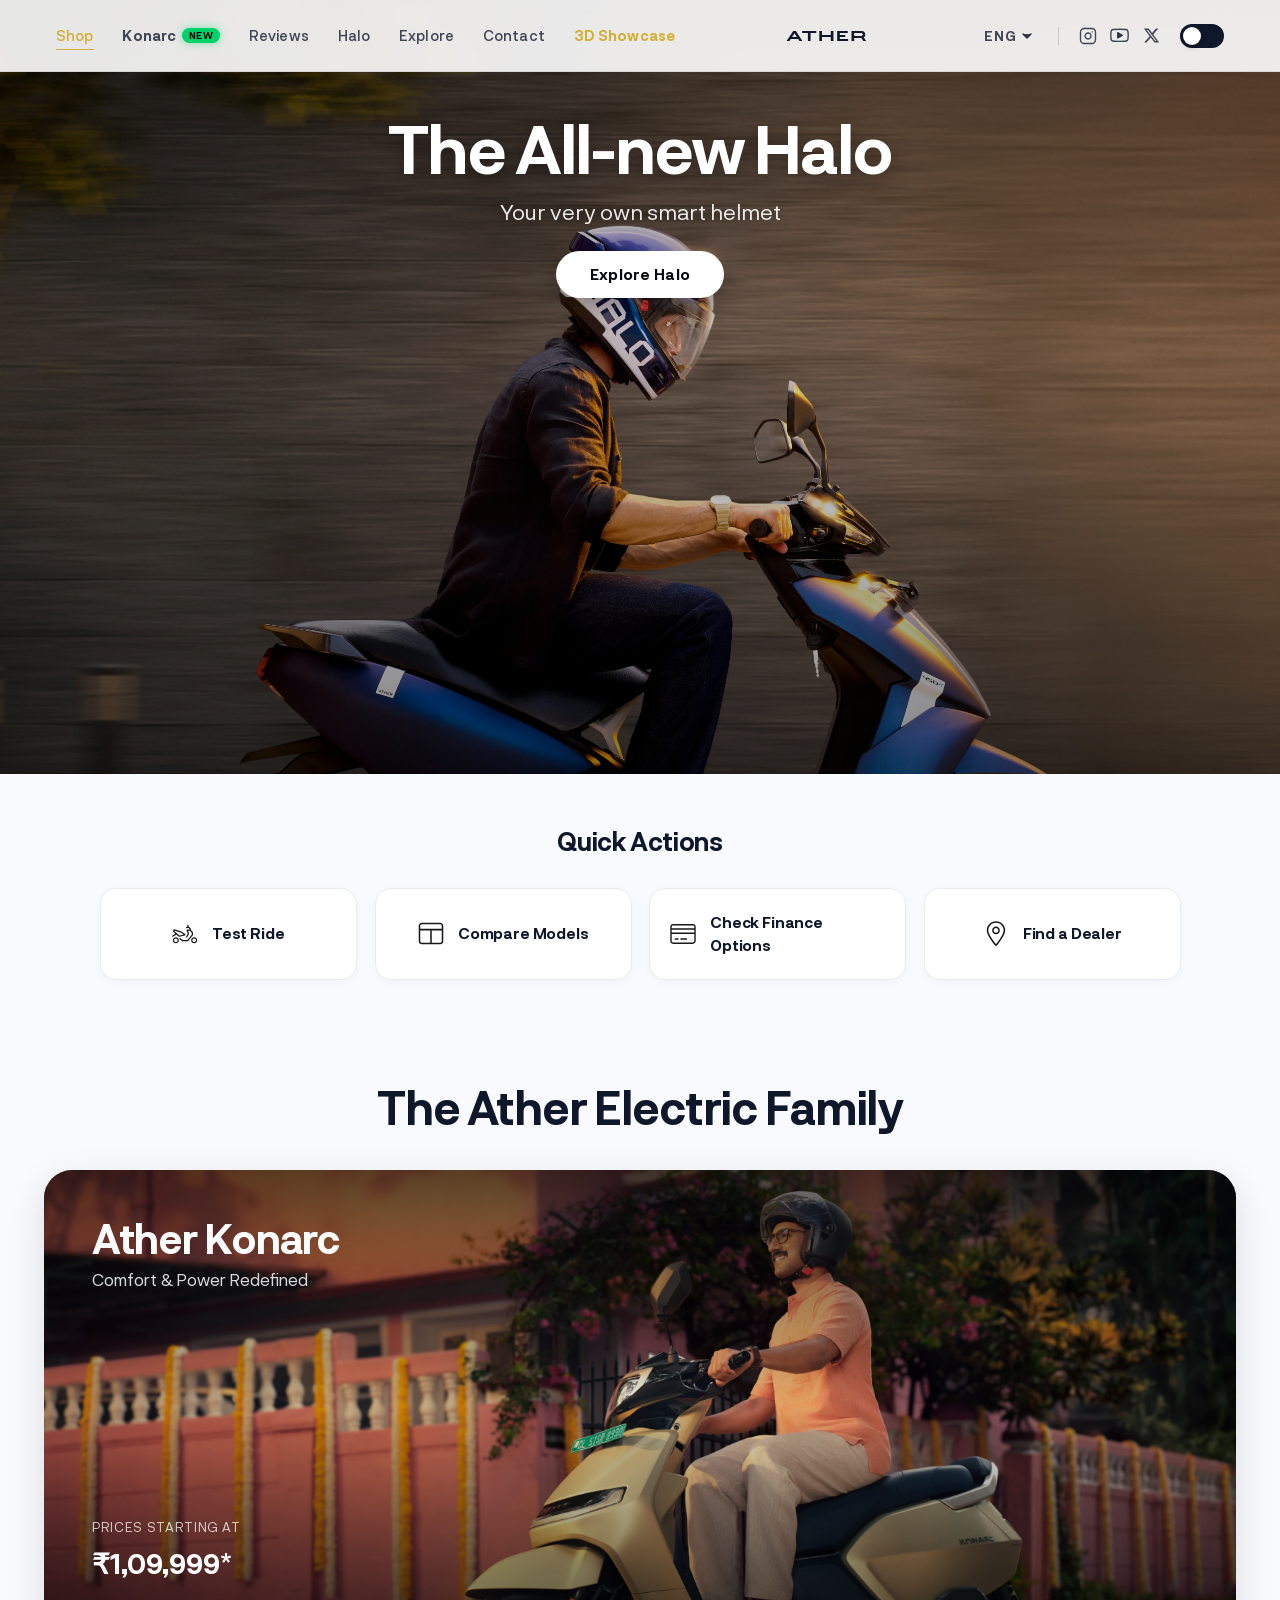
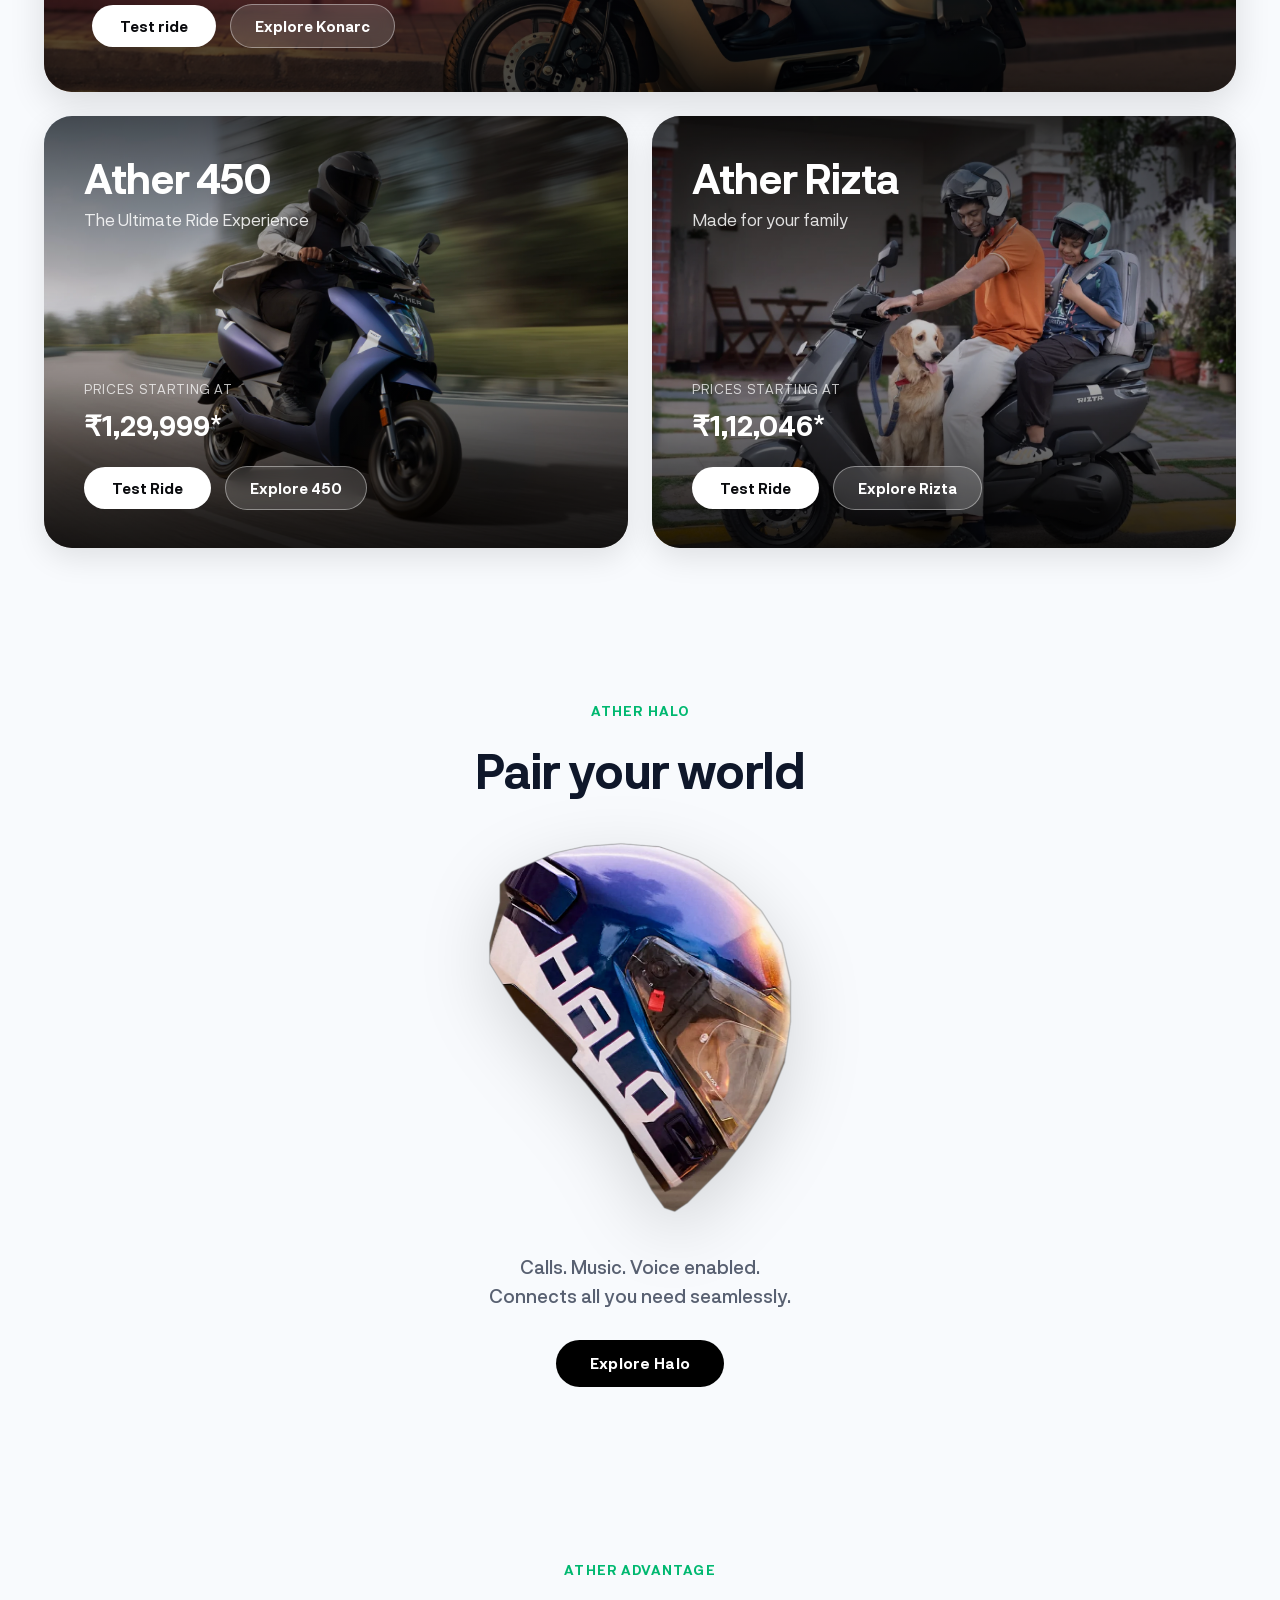
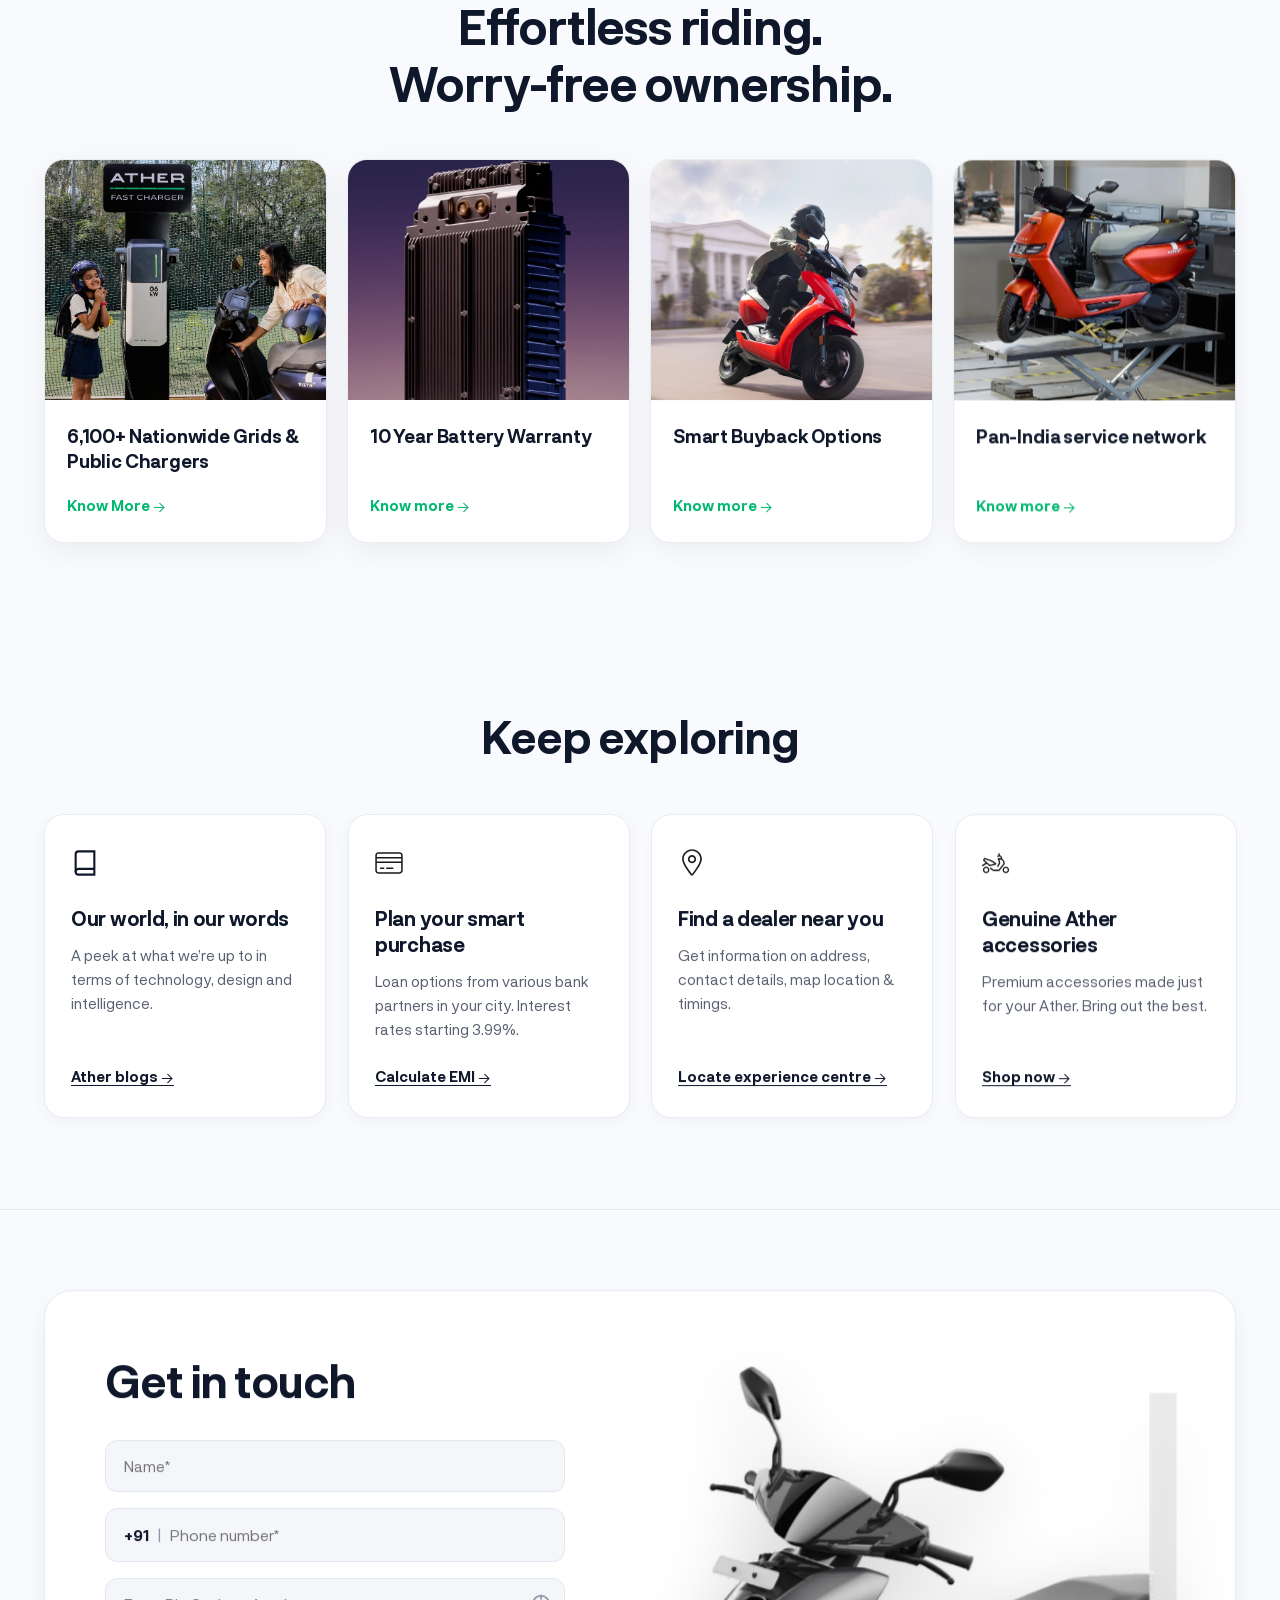
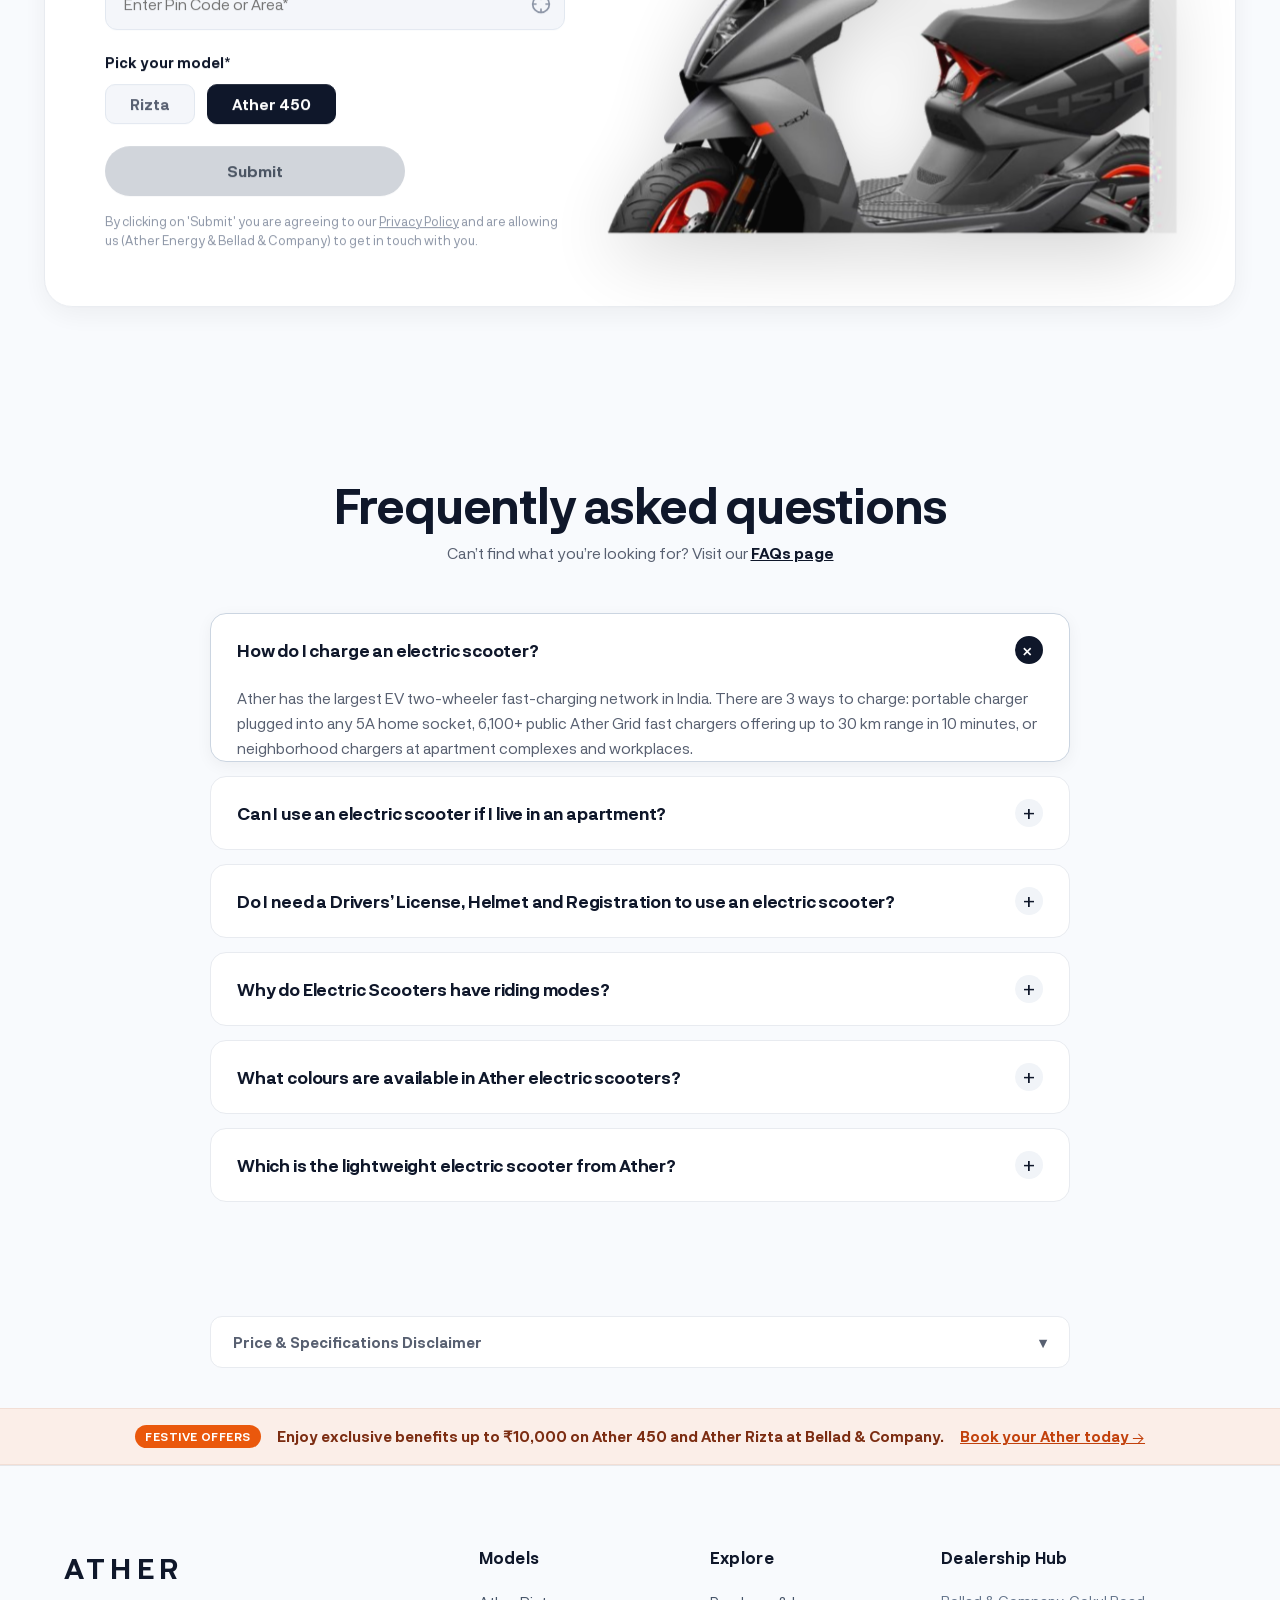
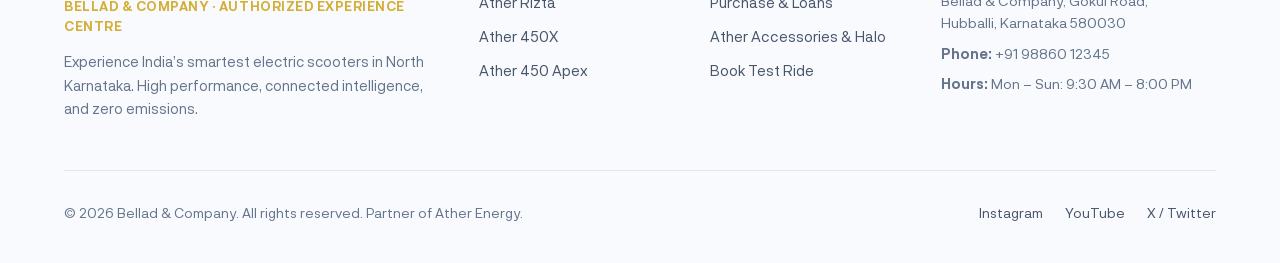
<file: ather.html>
<!DOCTYPE html>
<html lang="en">
<head>
  <meta charset="UTF-8">
  <meta name="viewport" content="width=device-width, initial-scale=1.0">
  <title>Ather Energy – Electric Scooters | Rizta, 450X, Halo | Bellad & Company</title>
  <meta name="description" content="Experience Ather Electric Scooters - Ather Rizta, Ather 450X, Ather Halo Smart Helmet. Official Bellad & Company Experience Centre Hubballi.">
  <link rel="icon" type="image/png" href="images/ather_official/favicon-32x32.png">
  
  <!-- Official Ather Typography & Replica Styles -->
  <link rel="stylesheet" href="css/ather.css">

  <!-- Early Theme Setter to Prevent Flash -->
  <script>
    (function() {
      const urlParams = new URLSearchParams(window.location.search);
      const queryTheme = urlParams.get('theme');
      const savedTheme = queryTheme || localStorage.getItem('ather_theme') || 'light';
      document.documentElement.setAttribute('data-theme', savedTheme);
    })();
  </script>
</head>
<body>

  <!-- =========================================================================
       1. FIXED TOP NAVBAR (MATCHING INDEX)
       ========================================================================= -->
  <header class="site-header">
    <div class="header-inner container-fluid">
      <!-- Left Navigation -->
      <nav class="nav-left">
        <a href="#electric-family" class="nav-item-link active">Shop</a>
        <a href="#konarc" class="nav-item-link nav-item-konarc" title="Ather Konarc - New Model">
          <span>Konarc</span>
          <span class="nav-badge-new">NEW</span>
        </a>
        <a href="#advantage" class="nav-item-link">Reviews</a>
        <a href="#halo" class="nav-item-link">Halo</a>
        <a href="#explore" class="nav-item-link">Explore</a>
        <a href="#contact" class="nav-item-link">Contact</a>
        <a href="index.html" class="nav-item-link btn-3d-link" style="color:var(--ather-gold); font-weight:700;">3D Showcase</a>
      </nav>

      <!-- Center Brand Logo: Official Ather Wordmark Logo -->
      <div class="brand-logo" onclick="window.scrollTo({top:0, behavior:'smooth'});" role="button" title="Ather Energy - Bellad & Company">
        <svg class="ather-brand-logo" viewBox="0 0 364.2 80.2" height="20" aria-label="Ather Energy">
          <!-- A -->
          <path d="M74.4,60h10.3c0.4,0,0.7-0.5,0.4-0.8L59.7,20.5c-0.1-0.1-0.3-0.2-0.4-0.2h-9.9c-0.2,0-0.3,0.1-0.4,0.2L23.2,59.2c-0.2,0.3,0,0.8,0.4,0.8h10.1c0.2,0,0.3-0.1,0.4-0.2l4.9-7.5c0.1-0.1,0.3-0.2,0.4-0.2h29.2c0.2,0,0.3,0.1,0.4,0.2l4.9,7.5C74.1,59.9,74.2,60,74.4,60z M45.1,43l8.6-13.2c0.2-0.3,0.7-0.3,0.9,0L63.1,43c0.2,0.3,0,0.8-0.4,0.8H45.5C45.1,43.8,44.9,43.4,45.1,43z" />
          <!-- T -->
          <path d="M141.6,20.8c0-0.3-0.2-0.5-0.5-0.5h-22.5h-10.7H85.4c-0.3,0-0.5,0.2-0.5,0.5v7.1c0,0.3,0.2,0.5,0.5,0.5h22c0.3,0,0.5,0.2,0.5,0.5v30.6c0,0.3,0.2,0.5,0.5,0.5h9.6c0.3,0,0.5-0.2,0.5-0.5V28.9c0-0.3,0.2-0.5,0.5-0.5h22c0.3,0,0.5-0.2,0.5-0.5v-7.1H141.6z" />
          <!-- H -->
          <path d="M199.7,35.2c0,0.3-0.2,0.5-0.5,0.5h-34.4c-0.3,0-0.5-0.2-0.5-0.5V20.8c0-0.3-0.2-0.5-0.5-0.5h-9.6c-0.3,0-0.5,0.2-0.5,0.5v38.7c0,0.3,0.2,0.5,0.5,0.5h9.6c0.3,0,0.5-0.2,0.5-0.5v-15c0-0.3,0.2-0.5,0.5-0.5h34.4c0.3,0,0.5,0.2,0.5,0.5v15c0,0.3,0.2,0.5,0.5,0.5h9.6c0.3,0,0.5-0.2,0.5-0.5V20.8c0-0.3-0.2-0.5-0.5-0.5h-9.6c-0.3,0-0.5,0.2-0.5,0.5L199.7,35.2L199.7,35.2z" />
          <!-- E -->
          <path d="M235.9,51.8v-7.5c0-0.3,0.2-0.5,0.5-0.5h20.7c0.3,0,0.5-0.2,0.5-0.5v-7c0-0.3-0.2-0.5-0.5-0.5h-20.7c-0.3,0-0.5-0.2-0.5-0.5v-6.7c0-0.3,0.2-0.5,0.5-0.5h30.8c0.3,0,0.5-0.2,0.5-0.5v-6.8c0-0.3-0.2-0.5-0.5-0.5h-31.3h-10.1c-0.3,0-0.5,0.2-0.5,0.5v38.7c0,0.3,0.2,0.5,0.5,0.5h10.1h32.8c0.3,0,0.5-0.2,0.5-0.5v-6.7c0-0.3-0.2-0.5-0.5-0.5h-32.3C236.1,52.2,235.9,52.1,235.9,51.8z" />
          <!-- R -->
          <path d="M332.3,45.5c3.6-2.5,6-6.7,5.9-11.5c-0.1-7.7-6.6-13.8-14.3-13.8h-30.5h-10.1c-0.3,0-0.5,0.2-0.5,0.5V48v11.5c0,0.3,0.2,0.5,0.5,0.5h9.6c0.3,0,0.5-0.2,0.5-0.5v-11c0-0.3,0.2-0.5,0.5-0.5h27.9c0.2,0,0.3,0.1,0.4,0.2l7.9,11.6c0.1,0.1,0.3,0.2,0.4,0.2h9.9c0.4,0,0.7-0.5,0.4-0.8l-8.9-13C332,46,332,45.7,332.3,45.5z M322.4,39.7h-24.6c-3.1,0-5.8-2.4-5.8-5.4c-0.1-3.2,2.5-5.8,5.6-5.8h24.6c3.1,0,5.8,2.4,5.8,5.4C328.1,37.1,325.6,39.7,322.4,39.7z" />
        </svg>
      </div>

      <!-- Right Controls & Socials -->
      <div class="nav-right">
        <!-- Language Selector -->
        <div class="lang-selector dropdown">
          <button class="lang-btn" type="button" id="langDropdown" aria-expanded="false">
            <span>ENG</span>
            <svg class="chevron-icon" width="10" height="6" viewBox="0 0 10 6" fill="currentColor">
              <path d="M1 1L5 5L9 1" stroke="currentColor" stroke-width="1.6" stroke-linecap="round" stroke-linejoin="round" />
            </svg>
          </button>
          <ul class="dropdown-menu dropdown-menu-dark dropdown-menu-end custom-dropdown" id="langDropdownMenu" aria-labelledby="langDropdown">
            <li><a class="dropdown-item active" href="#">English (ENG)</a></li>
            <li><a class="dropdown-item" href="#">Deutsch (DEU)</a></li>
            <li><a class="dropdown-item" href="#">Français (FRA)</a></li>
            <li><a class="dropdown-item" href="#">日本語 (JPN)</a></li>
          </ul>
        </div>

        <!-- Divider -->
        <div class="header-divider"></div>

        <!-- Social Icons -->
        <div class="social-links">
          <a href="https://www.instagram.com/atherenergy/" target="_blank" rel="noopener" class="social-icon" aria-label="Instagram">
            <svg width="18" height="18" viewBox="0 0 24 24" fill="none" stroke="currentColor" stroke-width="1.8" stroke-linecap="round" stroke-linejoin="round">
              <rect x="2" y="2" width="20" height="20" rx="5" ry="5"></rect>
              <path d="M16 11.37A4 4 0 1 1 12.63 8 4 4 0 0 1 16 11.37z"></path>
              <line x1="17.5" y1="6.5" x2="17.51" y2="6.5"></line>
            </svg>
          </a>
          <a href="https://www.youtube.com/@AtherEnergyOfficial" target="_blank" rel="noopener" class="social-icon" aria-label="YouTube">
            <svg width="19" height="19" viewBox="0 0 24 24" fill="none" stroke="currentColor" stroke-width="1.8" stroke-linecap="round" stroke-linejoin="round">
              <path d="M22.54 6.42a2.78 2.78 0 0 0-1.94-2C18.88 4 12 4 12 4s-6.88 0-8.6.46a2.78 2.78 0 0 0-1.94 2A29 29 0 0 0 1 11.75a29 29 0 0 0 .46 5.33A2.78 2.78 0 0 0 3.4 19c1.72.46 8.6.46 8.6.46s6.88 0 8.6-.46a2.78 2.78 0 0 0 1.94-2 29 29 0 0 0 .46-5.25 29 29 0 0 0-.46-5.33z"></path>
              <polygon points="9.75 15.02 15.5 11.75 9.75 8.48 9.75 15.02" fill="currentColor"></polygon>
            </svg>
          </a>
          <a href="https://twitter.com/atherenergy" target="_blank" rel="noopener" class="social-icon" aria-label="X (Twitter)">
            <svg width="17" height="17" viewBox="0 0 24 24" fill="currentColor">
              <path d="M18.244 2.25h3.308l-7.227 8.26 8.502 11.24H16.17l-5.214-6.817L4.99 21.75H1.68l7.73-8.835L1.254 2.25H8.08l4.713 6.231zm-1.161 17.52h1.833L7.084 4.126H5.117z" />
            </svg>
          </a>
        </div>

        <!-- Theme Toggle Switch -->
        <button class="theme-toggle" id="themeToggleBtn" type="button" aria-label="Toggle dark/light theme" title="Toggle Theme">
          <span class="toggle-knob"></span>
        </button>

        <!-- Mobile Hamburger Button -->
        <button class="btn-hamburger" id="hamburgerBtn" aria-label="Toggle Navigation Menu">
          <span></span>
          <span></span>
          <span></span>
        </button>
      </div>
    </div>
  </header>

  <!-- Mobile Drawer Menu -->
  <div class="mobile-drawer" id="mobileDrawer">
    <div class="mobile-drawer-inner">
      <div style="display:flex;justify-content:space-between;align-items:center;">
        <svg class="ather-brand-logo" viewBox="0 0 364.2 80.2" height="20" fill="currentColor" aria-label="Ather Energy">
          <path d="M74.4,60h10.3c0.4,0,0.7-0.5,0.4-0.8L59.7,20.5c-0.1-0.1-0.3-0.2-0.4-0.2h-9.9c-0.2,0-0.3,0.1-0.4,0.2L23.2,59.2c-0.2,0.3,0,0.8,0.4,0.8h10.1c0.2,0,0.3-0.1,0.4-0.2l4.9-7.5c0.1-0.1,0.3-0.2,0.4-0.2h29.2c0.2,0,0.3,0.1,0.4,0.2l4.9,7.5C74.1,59.9,74.2,60,74.4,60z M45.1,43l8.6-13.2c0.2-0.3,0.7-0.3,0.9,0L63.1,43c0.2,0.3,0,0.8-0.4,0.8H45.5C45.1,43.8,44.9,43.4,45.1,43z" />
          <path d="M141.6,20.8c0-0.3-0.2-0.5-0.5-0.5h-22.5h-10.7H85.4c-0.3,0-0.5,0.2-0.5,0.5v7.1c0,0.3,0.2,0.5,0.5,0.5h22c0.3,0,0.5,0.2,0.5,0.5v30.6c0,0.3,0.2,0.5,0.5,0.5h9.6c0.3,0,0.5-0.2,0.5-0.5V28.9c0-0.3,0.2-0.5,0.5-0.5h22c0.3,0,0.5-0.2,0.5-0.5v-7.1H141.6z" />
          <path d="M199.7,35.2c0,0.3-0.2,0.5-0.5,0.5h-34.4c-0.3,0-0.5-0.2-0.5-0.5V20.8c0-0.3-0.2-0.5-0.5-0.5h-9.6c-0.3,0-0.5,0.2-0.5,0.5v38.7c0,0.3,0.2,0.5,0.5,0.5h9.6c0.3,0,0.5-0.2,0.5-0.5v-15c0-0.3,0.2-0.5,0.5-0.5h34.4c0.3,0,0.5,0.2,0.5,0.5v15c0,0.3,0.2,0.5,0.5,0.5h9.6c0.3,0,0.5-0.2,0.5-0.5V20.8c0-0.3-0.2-0.5-0.5-0.5h-9.6c-0.3,0-0.5,0.2-0.5,0.5L199.7,35.2L199.7,35.2z" />
          <path d="M235.9,51.8v-7.5c0-0.3,0.2-0.5,0.5-0.5h20.7c0.3,0,0.5-0.2,0.5-0.5v-7c0-0.3-0.2-0.5-0.5-0.5h-20.7c-0.3,0-0.5-0.2-0.5-0.5v-6.7c0-0.3,0.2-0.5,0.5-0.5h30.8c0.3,0,0.5-0.2,0.5-0.5v-6.8c0-0.3-0.2-0.5-0.5-0.5h-31.3h-10.1c-0.3,0-0.5,0.2-0.5,0.5v38.7c0,0.3,0.2,0.5,0.5,0.5h10.1h32.8c0.3,0,0.5-0.2,0.5-0.5v-6.7c0-0.3-0.2-0.5-0.5-0.5h-32.3C236.1,52.2,235.9,52.1,235.9,51.8z" />
          <path d="M332.3,45.5c3.6-2.5,6-6.7,5.9-11.5c-0.1-7.7-6.6-13.8-14.3-13.8h-30.5h-10.1c-0.3,0-0.5,0.2-0.5,0.5V48v11.5c0,0.3,0.2,0.5,0.5,0.5h9.6c0.3,0,0.5-0.2,0.5-0.5v-11c0-0.3,0.2-0.5,0.5-0.5h27.9c0.2,0,0.3,0.1,0.4,0.2l7.9,11.6c0.1,0.1,0.3,0.2,0.4,0.2h9.9c0.4,0,0.7-0.5,0.4-0.8l-8.9-13C332,46,332,45.7,332.3,45.5z M322.4,39.7h-24.6c-3.1,0-5.8-2.4-5.8-5.4c-0.1-3.2,2.5-5.8,5.6-5.8h24.6c3.1,0,5.8,2.4,5.8,5.4C328.1,37.1,325.6,39.7,322.4,39.7z" />
        </svg>
        <button id="closeMobileMenu" style="font-size:1.8rem;color:var(--text-primary);">&times;</button>
      </div>
      <ul style="list-style:none;display:flex;flex-direction:column;gap:18px;margin-top:20px;font-size:1.15rem;font-weight:600;">
        <li><a href="#electric-family">Electric Scooters</a></li>
        <li><a href="#halo">Ather Halo</a></li>
        <li><a href="#advantage">Charging &amp; Grids</a></li>
        <li><a href="#explore">Accessories</a></li>
        <li><a href="#contact">Experience Centre</a></li>
        <li><a href="#faqs">FAQs</a></li>
        <li><a href="index.html" style="color:var(--ather-gold);">3D Showcase</a></li>
      </ul>
      <div style="margin-top:auto;">
        <a href="#contact" class="btn-nav-book" style="width:100%;text-align:center;padding:14px;">Book Test Ride</a>
      </div>
    </div>
  </div>

  <main>

    <!-- =========================================================================
         2. HERO BANNER: THE ALL-NEW HALO
         ========================================================================= -->
    <section class="hero-halo-section" id="hero">
      <div class="hero-halo-overlay"></div>
      <div class="hero-halo-content">
        <h1 class="hero-halo-title">The All-new Halo</h1>
        <p class="hero-halo-subtitle">Your very own smart helmet</p>
        <a href="#halo" class="btn-hero-explore">Explore Halo</a>
      </div>
    </section>

    <!-- =========================================================================
         3. QUICK ACTIONS
         ========================================================================= -->
    <section class="quick-actions-section" id="quick-actions">
      <div class="container-ather">
        <h2 class="quick-actions-title">Quick Actions</h2>
        
        <div class="quick-actions-grid">
          <!-- 1. Test Ride -->
          <a href="#contact" class="quick-action-card">
            <img src="images/ather_official/ather-scooter-icon.svg" alt="Test Ride" class="quick-action-icon">
            <span class="quick-action-label">Test Ride</span>
          </a>

          <!-- 2. Compare Models -->
          <a href="#electric-family" class="quick-action-card">
            <img src="images/ather_official/table.svg" alt="Compare Models" class="quick-action-icon">
            <span class="quick-action-label">Compare Models</span>
          </a>

          <!-- 3. Check Finance Options -->
          <a href="#explore" class="quick-action-card">
            <img src="images/ather_official/credit-card.svg" alt="Finance Options" class="quick-action-icon">
            <span class="quick-action-label">Check Finance Options</span>
          </a>

          <!-- 4. Find a Dealer -->
          <a href="#contact" class="quick-action-card">
            <img src="images/ather_official/location-dot.svg" alt="Find Dealer" class="quick-action-icon">
            <span class="quick-action-label">Find a Dealer</span>
          </a>
        </div>
      </div>
    </section>

    <!-- =========================================================================
         4. THE ATHER ELECTRIC FAMILY
         ========================================================================= -->
    <section class="electric-family-section" id="electric-family">
      <div class="container-ather">
        <div class="electric-family-header">
          <h2 class="section-title">The Ather Electric Family</h2>
        </div>

        <div class="family-cards-container">
          
          <!-- Top Large Card: Ather Konarc -->
          <div class="family-card-full" id="konarc">
            <div class="card-scrim-top"></div>
            
            <div class="card-content-top">
              <h3 class="card-model-title">Ather Konarc</h3>
              <p class="card-model-subtitle">Comfort &amp; Power Redefined</p>
            </div>

            <div class="card-content-bottom">
              <p class="card-price-label">Prices starting at</p>
              <p class="card-price-value">₹1,09,999*</p>
              
              <div class="card-buttons-row">
                <a href="#contact" class="btn-card-primary">Test ride</a>
                <a href="#contact" class="btn-card-secondary">Explore Konarc</a>
              </div>
            </div>
          </div>

          <!-- Bottom Two Columns -->
          <div class="family-cards-row">
            
            <!-- Card Left: Ather 450 -->
            <div class="family-card-half card-450">
              <div class="card-scrim-top"></div>

              <div class="card-content-top">
                <h3 class="card-model-title">Ather 450</h3>
                <p class="card-model-subtitle">The Ultimate Ride Experience</p>
              </div>

              <div class="card-content-bottom">
                <p class="card-price-label">Prices starting at</p>
                <p class="card-price-value">₹1,29,999*</p>

                <div class="card-buttons-row">
                  <a href="#contact" class="btn-card-primary">Test Ride</a>
                  <a href="#contact" class="btn-card-secondary">Explore 450</a>
                </div>
              </div>
            </div>

            <!-- Card Right: Ather Rizta Family -->
            <div class="family-card-half card-rizta">
              <div class="card-scrim-top"></div>

              <div class="card-content-top">
                <h3 class="card-model-title">Ather Rizta</h3>
                <p class="card-model-subtitle">Made for your family</p>
              </div>

              <div class="card-content-bottom">
                <p class="card-price-label">Prices starting at</p>
                <p class="card-price-value">₹1,12,046*</p>

                <div class="card-buttons-row">
                  <a href="#contact" class="btn-card-primary">Test Ride</a>
                  <a href="#contact" class="btn-card-secondary">Explore Rizta</a>
                </div>
              </div>
            </div>

          </div>

        </div>
      </div>
    </section>

    <!-- =========================================================================
         5. PAIR YOUR WORLD (ATHER HALO)
         ========================================================================= -->
    <section class="pair-world-section" id="halo">
      <div class="container-ather">
        <div class="pair-world-content">
          <span class="section-eyebrow">Ather Halo</span>
          <h2 class="pair-world-title">Pair your world</h2>

          <div class="pair-world-img-wrap">
            <img src="images/ather_official/halo_smart_helmet_cutout.png" alt="Ather Halo Smart Helmet">
          </div>

          <p class="pair-world-desc">
            Calls. Music. Voice enabled.<br>
            Connects all you need seamlessly.
          </p>

          <a href="#contact" class="btn-pair-explore">Explore Halo</a>
        </div>
      </div>
    </section>

    <!-- =========================================================================
         6. EFFORTLESS RIDING. WORRY-FREE OWNERSHIP. (ATHER ADVANTAGE)
         ========================================================================= -->
    <section class="advantage-section" id="advantage">
      <div class="container-ather">
        <div class="advantage-header">
          <span class="section-eyebrow">Ather Advantage</span>
          <h2 class="section-title">Effortless riding.<br>Worry-free ownership.</h2>
        </div>

        <div class="advantage-grid">
          
          <!-- Card 1: 6,100+ Grids -->
          <div class="advantage-card">
            <div class="advantage-card-thumb">
              <img src="images/ather_official/6100nationalwidegrid3x.webp" alt="6,100+ Nationwide Grids & Public Chargers">
            </div>
            <div class="advantage-card-body">
              <h3 class="advantage-card-title">6,100+ Nationwide Grids &amp; Public Chargers</h3>
              <a href="#contact" class="advantage-card-link">Know More &rarr;</a>
            </div>
          </div>

          <!-- Card 2: 10 Year Battery Warranty -->
          <div class="advantage-card">
            <div class="advantage-card-thumb">
              <img src="images/ather_official/batterywarranty3x.webp" alt="10 Year Battery Warranty">
            </div>
            <div class="advantage-card-body">
              <h3 class="advantage-card-title">10 Year Battery Warranty</h3>
              <a href="#contact" class="advantage-card-link">Know more &rarr;</a>
            </div>
          </div>

          <!-- Card 3: Smart Buyback Options -->
          <div class="advantage-card">
            <div class="advantage-card-thumb">
              <img src="images/ather_official/smartbuyback3x.webp" alt="Smart Buyback Options">
            </div>
            <div class="advantage-card-body">
              <h3 class="advantage-card-title">Smart Buyback Options</h3>
              <a href="#contact" class="advantage-card-link">Know more &rarr;</a>
            </div>
          </div>

          <!-- Card 4: Pan-India service network -->
          <div class="advantage-card">
            <div class="advantage-card-thumb">
              <img src="images/ather_official/servicenetwork3x.webp" alt="Pan-India service network">
            </div>
            <div class="advantage-card-body">
              <h3 class="advantage-card-title">Pan-India service network</h3>
              <a href="#contact" class="advantage-card-link">Know more &rarr;</a>
            </div>
          </div>

        </div>
      </div>
    </section>

    <!-- =========================================================================
         7. KEEP EXPLORING
         ========================================================================= -->
    <section class="explore-section-replica" id="explore">
      <div class="container-ather">
        <h2 class="explore-title-replica">Keep exploring</h2>

        <div class="explore-grid-replica">
          
          <!-- Card 1: Our world -->
          <div class="explore-card-replica">
            <div class="explore-icon-box">
              <svg width="28" height="28" viewBox="0 0 24 24" fill="none" stroke="currentColor" stroke-width="1.8">
                <path d="M4 19.5A2.5 2.5 0 0 1 6.5 17H20"></path>
                <path d="M6.5 2H20v20H6.5A2.5 2.5 0 0 1 4 19.5v-15A2.5 2.5 0 0 1 6.5 2z"></path>
              </svg>
            </div>
            <h3 class="explore-card-h3">Our world, in our words</h3>
            <p class="explore-card-p">A peek at what we’re up to in terms of technology, design and intelligence.</p>
            <a href="#faqs" class="explore-card-a">Ather blogs &rarr;</a>
          </div>

          <!-- Card 2: Plan your smart purchase -->
          <div class="explore-card-replica">
            <div class="explore-icon-box">
              <img src="images/ather_official/credit-card.svg" alt="Finance" style="width:28px;height:28px;">
            </div>
            <h3 class="explore-card-h3">Plan your smart purchase</h3>
            <p class="explore-card-p">Loan options from various bank partners in your city. Interest rates starting 3.99%.</p>
            <a href="#contact" class="explore-card-a">Calculate EMI &rarr;</a>
          </div>

          <!-- Card 3: Find a dealer near you -->
          <div class="explore-card-replica">
            <div class="explore-icon-box">
              <img src="images/ather_official/location-dot.svg" alt="Location" style="width:28px;height:28px;">
            </div>
            <h3 class="explore-card-h3">Find a dealer near you</h3>
            <p class="explore-card-p">Get information on address, contact details, map location &amp; timings.</p>
            <a href="#contact" class="explore-card-a">Locate experience centre &rarr;</a>
          </div>

          <!-- Card 4: Genuine Ather accessories -->
          <div class="explore-card-replica">
            <div class="explore-icon-box">
              <img src="images/ather_official/ather-scooter-icon.svg" alt="Accessories" style="width:28px;height:28px;">
            </div>
            <h3 class="explore-card-h3">Genuine Ather accessories</h3>
            <p class="explore-card-p">Premium accessories made just for your Ather. Bring out the best.</p>
            <a href="#halo" class="explore-card-a">Shop now &rarr;</a>
          </div>

        </div>
      </div>
    </section>

    <!-- =========================================================================
         8. GET IN TOUCH (LEAD CAPTURE)
         ========================================================================= -->
    <section class="contact-section-replica" id="contact">
      <div class="container-ather">
        <div class="contact-card-box">
          
          <!-- Left: Lead Form -->
          <div class="contact-replica-form-col">
            <h2 class="contact-replica-title">Get in touch</h2>

            <form class="contact-replica-form" id="atherLeadForm">
              <!-- Name Input -->
              <div class="contact-replica-input-wrap">
                <input type="text" class="contact-replica-input" id="leadName" placeholder="Name*" required>
              </div>

              <!-- Phone Input with Prefix -->
              <div class="contact-replica-input-wrap phone-input-row">
                <span class="phone-input-prefix">+91</span>
                <span class="phone-input-sep">|</span>
                <input type="tel" class="contact-replica-input phone-input-field" id="leadPhone" placeholder="Phone number*" maxlength="10" required>
              </div>

              <!-- Pin Code or Area Input with GPS detect -->
              <div class="contact-replica-input-wrap">
                <input type="text" class="contact-replica-input" id="leadArea" placeholder="Enter Pin Code or Area*" required style="padding-right: 48px;">
                <button type="button" class="gps-locate-btn" id="gpsLocateBtn" title="Detect Location Automatically">
                  <svg width="20" height="20" viewBox="0 0 24 24" fill="none" stroke="currentColor" stroke-width="2" stroke-linecap="round" stroke-linejoin="round">
                    <circle cx="12" cy="12" r="10"></circle>
                    <line x1="22" y1="12" x2="18" y2="12"></line>
                    <line x1="6" y1="12" x2="2" y2="12"></line>
                    <line x1="12" y1="6" x2="12" y2="2"></line>
                    <line x1="12" y1="22" x2="12" y2="18"></line>
                  </svg>
                </button>
              </div>

              <!-- Model Selector -->
              <div class="model-pick-block">
                <label class="model-pick-label">Pick your model*</label>
                <div class="model-pick-pills">
                  <button type="button" class="model-pick-btn" data-model="Rizta">Rizta</button>
                  <button type="button" class="model-pick-btn active" data-model="Ather 450">Ather 450</button>
                </div>
              </div>

              <!-- Submit Button -->
              <button type="submit" class="btn-contact-submit" id="leadSubmitBtn">Submit</button>

              <!-- Success Msg Banner -->
              <div class="contact-success-msg" id="leadSuccessMsg"></div>

              <p class="contact-privacy-note">
                By clicking on 'Submit' you are agreeing to our <a href="#">Privacy Policy</a> and are allowing us (Ather Energy &amp; Bellad &amp; Company) to get in touch with you.
              </p>
            </form>
          </div>

          <!-- Right: Scooter Showcase (Exact matching Image 2 & 3) -->
          <div class="contact-scooter-showcase">
            <img src="images/contact_ather_450x_exact.png" id="contactScooterImg" alt="Ather Electric Scooter">
          </div>

        </div>
      </div>
    </section>

    <!-- =========================================================================
         9. FREQUENTLY ASKED QUESTIONS (FAQS)
         ========================================================================= -->
    <section class="faqs-section-replica" id="faqs">
      <div class="container-ather">
        <div class="faqs-header">
          <h2 class="section-title">Frequently asked questions</h2>
          <p class="faqs-subtext">
            Can’t find what you’re looking for? Visit our <a href="#contact">FAQs page</a>
          </p>
        </div>

        <div class="faqs-list">
          
          <!-- FAQ 1 -->
          <div class="faq-item">
            <button class="faq-question-btn">
              <span>How do I charge an electric scooter?</span>
              <span class="faq-toggle-icon">+</span>
            </button>
            <div class="faq-answer-body">
              <p class="faq-answer-text">
                Ather has the largest EV two-wheeler fast-charging network in India. There are 3 ways to charge: portable charger plugged into any 5A home socket, 6,100+ public Ather Grid fast chargers offering up to 30 km range in 10 minutes, or neighborhood chargers at apartment complexes and workplaces.
              </p>
            </div>
          </div>

          <!-- FAQ 2 -->
          <div class="faq-item">
            <button class="faq-question-btn">
              <span>Can I use an electric scooter if I live in an apartment?</span>
              <span class="faq-toggle-icon">+</span>
            </button>
            <div class="faq-answer-body">
              <p class="faq-answer-text">
                Yes. You only need a standard 5 amp socket at your parking slot. The portable charger provided with your Ather scooter plugs into any domestic socket with ease.
              </p>
            </div>
          </div>

          <!-- FAQ 3 -->
          <div class="faq-item">
            <button class="faq-question-btn">
              <span>Do I need a Drivers’ License, Helmet and Registration to use an electric scooter?</span>
              <span class="faq-toggle-icon">+</span>
            </button>
            <div class="faq-answer-body">
              <p class="faq-answer-text">
                Yes. High-speed electric two-wheelers are subject to standard Central &amp; State motor vehicle laws. A valid driving license, vehicle registration, and helmet are mandatory.
              </p>
            </div>
          </div>

          <!-- FAQ 4 -->
          <div class="faq-item">
            <button class="faq-question-btn">
              <span>Why do Electric Scooters have riding modes?</span>
              <span class="faq-toggle-icon">+</span>
            </button>
            <div class="faq-answer-body">
              <p class="faq-answer-text">
                Ather scooters offer riding modes tailored for every journey: SmartEco and Eco maximize your battery range, while Ride, Sport, and Warp provide instant acceleration and thrill.
              </p>
            </div>
          </div>

          <!-- FAQ 5 -->
          <div class="faq-item">
            <button class="faq-question-btn">
              <span>What colours are available in Ather electric scooters?</span>
              <span class="faq-toggle-icon">+</span>
            </button>
            <div class="faq-answer-body">
              <p class="faq-answer-text">
                Ather Rizta is available in Cardamom Green, Pangong Blue, Alphonso Yellow, Terracotta Red, Deccan Grey, and Siachen White. Ather 450 comes in Hyper Sand, Stealth Blue, True Red, Lunar Grey, and Space Grey.
              </p>
            </div>
          </div>

          <!-- FAQ 6 -->
          <div class="faq-item">
            <button class="faq-question-btn">
              <span>Which is the lightweight electric scooter from Ather?</span>
              <span class="faq-toggle-icon">+</span>
            </button>
            <div class="faq-answer-body">
              <p class="faq-answer-text">
                Ather 450S (2.9 kWh) is the lightweight performance EV with a nimble kerb weight of just 108 kg, engineered for effortless handling in urban traffic.
              </p>
            </div>
          </div>

        </div>
      </div>
    </section>

    <!-- =========================================================================
         10. DISCLAIMER DROPDOWN
         ========================================================================= -->
    <section class="disclaimer-section-replica">
      <div class="container-ather">
        <div class="disclaimer-box" id="disclaimerBox">
          <button class="disclaimer-toggle-btn" id="disclaimerToggle">
            <span>Price &amp; Specifications Disclaimer</span>
            <span class="disclaimer-arrow">&#9662;</span>
          </button>
          <div class="disclaimer-content" id="disclaimerContent">
            All specifications and performance figures are indicative only and subject to requisite certifications. TrueRange™ provided is applicable on SmartEco™ riding mode. Actual performance figures may vary depending on riding conditions, driving patterns, payload, and ambient temperature. Declared IDC range figures are as per ARAI IDC standard testing conditions. 8-year and 10-year battery warranty terms are subject to terms and conditions. Contact Bellad &amp; Company Ather Space Hubballi for exact on-road pricing, subsidy calculations, and financing terms.
          </div>
        </div>
      </div>
    </section>

    <!-- =========================================================================
         11. FESTIVE PROMO BAR
         ========================================================================= -->
    <div class="festive-promo-bar">
      <span class="festive-tag-pill">Festive Offers</span>
      <span>Enjoy exclusive benefits up to ₹10,000 on Ather 450 and Ather Rizta at Bellad &amp; Company.</span>
      <a href="#contact" class="festive-link">Book your Ather today &rarr;</a>
    </div>

  </main>

  <!-- ==============================================
       FOOTER: OFFICIAL ATHER BELLAD & COMPANY (EXACT INDEX FOOTER)
       ============================================== -->
  <footer class="site-footer">
    <div class="footer-container">
      <div class="footer-top-row">
        <div class="footer-brand-col">
          <div class="footer-brand-logo">ATHER</div>
          <span class="footer-dealer-badge">Bellad &amp; Company · Authorized Experience Centre</span>
          <p class="footer-brand-desc">Experience India’s smartest electric scooters in North Karnataka. High performance, connected intelligence, and zero emissions.</p>
        </div>
        <div class="footer-links-col">
          <h4 class="footer-col-title">Models</h4>
          <ul>
            <li><a href="#electric-family">Ather Rizta</a></li>
            <li><a href="#electric-family">Ather 450X</a></li>
            <li><a href="#electric-family">Ather 450 Apex</a></li>
          </ul>
        </div>
        <div class="footer-links-col">
          <h4 class="footer-col-title">Explore</h4>
          <ul>
            <li><a href="#explore">Purchase &amp; Loans</a></li>
            <li><a href="#halo">Ather Accessories &amp; Halo</a></li>
            <li><a href="#contact">Book Test Ride</a></li>
          </ul>
        </div>
        <div class="footer-links-col">
          <h4 class="footer-col-title">Dealership Hub</h4>
          <p class="footer-address">Bellad &amp; Company, Gokul Road,<br>Hubballi, Karnataka 580030</p>
          <p class="footer-phone"><strong>Phone:</strong> +91 98860 12345</p>
          <p class="footer-hours"><strong>Hours:</strong> Mon – Sun: 9:30 AM – 8:00 PM</p>
        </div>
      </div>
      <div class="footer-bottom-row">
        <p class="footer-copy">© 2026 Bellad &amp; Company. All rights reserved. Partner of Ather Energy.</p>
        <div class="footer-social-links">
          <a href="https://www.instagram.com/atherenergy/" target="_blank" rel="noopener" aria-label="Instagram">Instagram</a>
          <a href="https://www.youtube.com/@AtherEnergyOfficial" target="_blank" rel="noopener" aria-label="YouTube">YouTube</a>
          <a href="https://twitter.com/atherenergy" target="_blank" rel="noopener" aria-label="X (Twitter)">X / Twitter</a>
        </div>
      </div>
    </div>
  </footer>

  <!-- GSAP & ScrollTrigger for 3D Transition Effects -->
  <script src="js/gsap.min.js"></script>
  <script src="js/ScrollTrigger.min.js"></script>
  <!-- Official Ather Replica Interactive Scripts -->
  <script src="js/ather.js"></script>
</body>
</html>
</file>
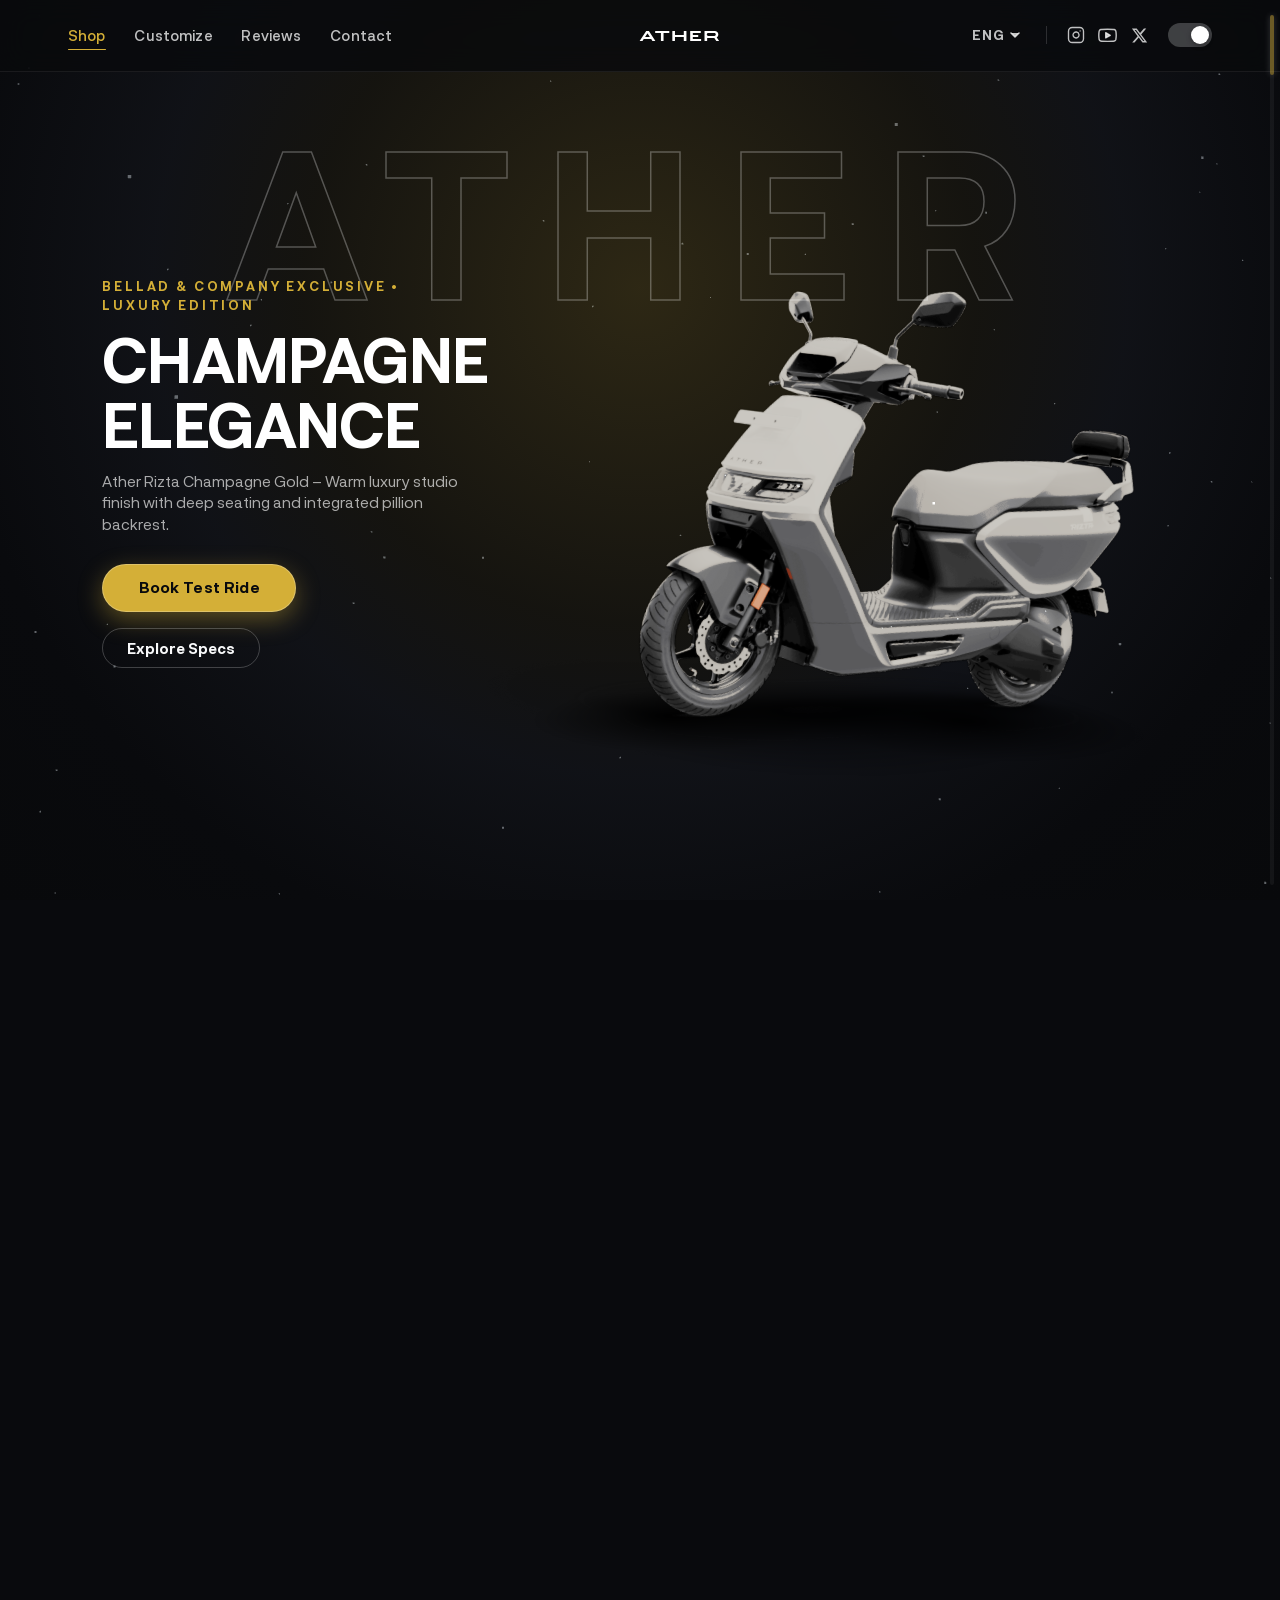
<file: index.backup.html>
<!DOCTYPE html>
<html lang="en" data-theme="dark">
<head>
  <meta charset="UTF-8">
  <meta name="viewport" content="width=device-width, initial-scale=1.0">
  <title>ATHER 450 APEX | Drive The Future</title>
  
  <!-- Favicon -->
  <link rel="icon" type="image/svg+xml" href="data:image/svg+xml,<svg xmlns='http://www.w3.org/2000/svg' viewBox='0 0 24 24' fill='%23ffffff'><path d='M13 2L3 14H12L11 22L21 10H12L13 2Z'/></svg>">

  <!-- Google Fonts -->
  <link rel="preconnect" href="https://fonts.googleapis.com">
  <link rel="preconnect" href="https://fonts.gstatic.com" crossorigin>
  <link href="https://fonts.googleapis.com/css2?family=Bebas+Neue&family=Oswald:wght@500;600;700&family=Plus+Jakarta+Sans:wght@300;400;500;600;700;800&family=Syne:wght@700;800&display=swap" rel="stylesheet">

  <!-- Bootstrap 5 CSS -->
  <link rel="stylesheet" href="css/bootstrap.min.css">

  <!-- Custom CSS -->
  <link rel="stylesheet" href="css/style.css?v=9">
</head>
<body class="theme-dark">

  <!-- Scroll Track for Smooth GSAP Scrubbing -->
  <div id="scroll-track"></div>

  <!-- Pinned Viewport Container -->
  <div id="viewport" class="viewport-container">

    <!-- Ambient Studio Spotlight Gradient -->
    <div class="ambient-spotlight"></div>

    <!-- Ambient Highlight Spotlight Behind Scooter -->
    <div class="ambient-scooter-spotlight" id="scooterSpotlight"></div>

    <!-- Section 3 Technical Blueprint Grid Background -->
    <div class="tech-grid-bg" id="techGrid"></div>

    <!-- WebGL Canvas for 3D Car & Particle Effects -->
    <canvas id="webgl-canvas"></canvas>

    <!-- Floor Glow & Circular Particle Ring Anchor -->
    <div class="ground-glow-plane"></div>

    <!-- FIXED TOP NAVBAR -->
    <header class="site-header">
      <div class="header-inner container-fluid">
        <!-- Left Navigation -->
        <nav class="nav-left">
          <a href="#hero" class="nav-item-link active" data-scroll-to="0">Shop</a>
          <a href="#specs" class="nav-item-link" data-scroll-to="0.48">Customize</a>
          <a href="#features" class="nav-item-link" data-scroll-to="0.95">Reviews</a>
          <a href="#contact" class="nav-item-link" id="navContactBtn">Contact</a>
        </nav>

        <!-- Center Brand Logo: Official Ather White Wordmark Logo -->
        <div class="brand-logo" data-scroll-to="0" role="button" title="Ather Energy - Bellad & Company">
          <svg class="ather-brand-logo" viewBox="0 0 364.2 80.2" height="20" fill="#ffffff" aria-label="Ather Energy">
            <!-- A -->
            <path d="M74.4,60h10.3c0.4,0,0.7-0.5,0.4-0.8L59.7,20.5c-0.1-0.1-0.3-0.2-0.4-0.2h-9.9c-0.2,0-0.3,0.1-0.4,0.2L23.2,59.2c-0.2,0.3,0,0.8,0.4,0.8h10.1c0.2,0,0.3-0.1,0.4-0.2l4.9-7.5c0.1-0.1,0.3-0.2,0.4-0.2h29.2c0.2,0,0.3,0.1,0.4,0.2l4.9,7.5C74.1,59.9,74.2,60,74.4,60z M45.1,43l8.6-13.2c0.2-0.3,0.7-0.3,0.9,0L63.1,43c0.2,0.3,0,0.8-0.4,0.8H45.5C45.1,43.8,44.9,43.4,45.1,43z"/>
            <!-- T -->
            <path d="M141.6,20.8c0-0.3-0.2-0.5-0.5-0.5h-22.5h-10.7H85.4c-0.3,0-0.5,0.2-0.5,0.5v7.1c0,0.3,0.2,0.5,0.5,0.5h22c0.3,0,0.5,0.2,0.5,0.5v30.6c0,0.3,0.2,0.5,0.5,0.5h9.6c0.3,0,0.5-0.2,0.5-0.5V28.9c0-0.3,0.2-0.5,0.5-0.5h22c0.3,0,0.5-0.2,0.5-0.5v-7.1H141.6z"/>
            <!-- H -->
            <path d="M199.7,35.2c0,0.3-0.2,0.5-0.5,0.5h-34.4c-0.3,0-0.5-0.2-0.5-0.5V20.8c0-0.3-0.2-0.5-0.5-0.5h-9.6c-0.3,0-0.5,0.2-0.5,0.5v38.7c0,0.3,0.2,0.5,0.5,0.5h9.6c0.3,0,0.5-0.2,0.5-0.5v-15c0-0.3,0.2-0.5,0.5-0.5h34.4c0.3,0,0.5,0.2,0.5,0.5v15c0,0.3,0.2,0.5,0.5,0.5h9.6c0.3,0,0.5-0.2,0.5-0.5V20.8c0-0.3-0.2-0.5-0.5-0.5h-9.6c-0.3,0-0.5,0.2-0.5,0.5L199.7,35.2L199.7,35.2z"/>
            <!-- E -->
            <path d="M235.9,51.8v-7.5c0-0.3,0.2-0.5,0.5-0.5h20.7c0.3,0,0.5-0.2,0.5-0.5v-7c0-0.3-0.2-0.5-0.5-0.5h-20.7c-0.3,0-0.5-0.2-0.5-0.5v-6.7c0-0.3,0.2-0.5,0.5-0.5h30.8c0.3,0,0.5-0.2,0.5-0.5v-6.8c0-0.3-0.2-0.5-0.5-0.5h-31.3h-10.1c-0.3,0-0.5,0.2-0.5,0.5v38.7c0,0.3,0.2,0.5,0.5,0.5h10.1h32.8c0.3,0,0.5-0.2,0.5-0.5v-6.7c0-0.3-0.2-0.5-0.5-0.5h-32.3C236.1,52.2,235.9,52.1,235.9,51.8z"/>
            <!-- R -->
            <path d="M332.3,45.5c3.6-2.5,6-6.7,5.9-11.5c-0.1-7.7-6.6-13.8-14.3-13.8h-30.5h-10.1c-0.3,0-0.5,0.2-0.5,0.5V48v11.5c0,0.3,0.2,0.5,0.5,0.5h9.6c0.3,0,0.5-0.2,0.5-0.5v-11c0-0.3,0.2-0.5,0.5-0.5h27.9c0.2,0,0.3,0.1,0.4,0.2l7.9,11.6c0.1,0.1,0.3,0.2,0.4,0.2h9.9c0.4,0,0.7-0.5,0.4-0.8l-8.9-13C332,46,332,45.7,332.3,45.5z M322.4,39.7h-24.6c-3.1,0-5.8-2.4-5.8-5.4c-0.1-3.2,2.5-5.8,5.6-5.8h24.6c3.1,0,5.8,2.4,5.8,5.4C328.1,37.1,325.6,39.7,322.4,39.7z"/>
          </svg>
        </div>

        <!-- Right Controls & Socials -->
        <div class="nav-right">
          <!-- Language Selector -->
          <div class="lang-selector dropdown">
            <button class="lang-btn" type="button" id="langDropdown" data-bs-toggle="dropdown" aria-expanded="false">
              <span>ENG</span>
              <svg class="chevron-icon" width="10" height="6" viewBox="0 0 10 6" fill="currentColor">
                <path d="M1 1L5 5L9 1" stroke="currentColor" stroke-width="1.6" stroke-linecap="round" stroke-linejoin="round"/>
              </svg>
            </button>
            <ul class="dropdown-menu dropdown-menu-dark dropdown-menu-end custom-dropdown" aria-labelledby="langDropdown">
              <li><a class="dropdown-item active" href="#">English (ENG)</a></li>
              <li><a class="dropdown-item" href="#">Deutsch (DEU)</a></li>
              <li><a class="dropdown-item" href="#">Français (FRA)</a></li>
              <li><a class="dropdown-item" href="#">日本語 (JPN)</a></li>
            </ul>
          </div>

          <!-- Divider -->
          <div class="header-divider"></div>

          <!-- Social Icons -->
          <div class="social-links">
            <!-- Instagram -->
            <a href="https://instagram.com" target="_blank" rel="noopener" class="social-icon" aria-label="Instagram">
              <svg width="18" height="18" viewBox="0 0 24 24" fill="none" stroke="currentColor" stroke-width="1.8" stroke-linecap="round" stroke-linejoin="round">
                <rect x="2" y="2" width="20" height="20" rx="5" ry="5"></rect>
                <path d="M16 11.37A4 4 0 1 1 12.63 8 4 4 0 0 1 16 11.37z"></path>
                <line x1="17.5" y1="6.5" x2="17.51" y2="6.5"></line>
              </svg>
            </a>

            <!-- YouTube -->
            <a href="https://youtube.com" target="_blank" rel="noopener" class="social-icon" aria-label="YouTube">
              <svg width="19" height="19" viewBox="0 0 24 24" fill="none" stroke="currentColor" stroke-width="1.8" stroke-linecap="round" stroke-linejoin="round">
                <path d="M22.54 6.42a2.78 2.78 0 0 0-1.94-2C18.88 4 12 4 12 4s-6.88 0-8.6.46a2.78 2.78 0 0 0-1.94 2A29 29 0 0 0 1 11.75a29 29 0 0 0 .46 5.33A2.78 2.78 0 0 0 3.4 19c1.72.46 8.6.46 8.6.46s6.88 0 8.6-.46a2.78 2.78 0 0 0 1.94-2 29 29 0 0 0 .46-5.25 29 29 0 0 0-.46-5.33z"></path>
                <polygon points="9.75 15.02 15.5 11.75 9.75 8.48 9.75 15.02" fill="currentColor"></polygon>
              </svg>
            </a>

            <!-- X / Twitter -->
            <a href="https://twitter.com" target="_blank" rel="noopener" class="social-icon" aria-label="X (Twitter)">
              <svg width="17" height="17" viewBox="0 0 24 24" fill="currentColor">
                <path d="M18.244 2.25h3.308l-7.227 8.26 8.502 11.24H16.17l-5.214-6.817L4.99 21.75H1.68l7.73-8.835L1.254 2.25H8.08l4.713 6.231zm-1.161 17.52h1.833L7.084 4.126H5.117z"/>
              </svg>
            </a>
          </div>

          <!-- Theme Toggle Switch -->
          <button class="theme-toggle" id="themeToggleBtn" type="button" aria-label="Toggle dark/light theme" title="Toggle Theme">
            <span class="toggle-knob"></span>
          </button>
        </div>
      </div>
    </header>

    <!-- ==============================================
         SECTION 1: HERO (0% to ~35% scroll)
         Default: Champagne Gold Edition (Warm Luxury)
         ============================================== -->
    <section id="section-hero" class="content-section section-hero active">
      <!-- Giant Outlined ATHER Text in Background -->
      <div class="hero-bg-roadster" aria-hidden="true">
        <span id="heroBgText">ATHER</span>
      </div>

      <div class="container-fluid hero-container">
        <div class="row align-items-center h-100">
          <div class="col-12 col-md-6 col-lg-5 col-xl-4 hero-text-col">
            <div class="hero-copy-block">
              <span class="eyebrow-tag" style="color: #d4af37; font-weight: 700;">BELLAD & COMPANY EXCLUSIVE • LUXURY EDITION</span>
              <h1 class="hero-title" id="heroTitle">
                CHAMPAGNE<br>
                ELEGANCE
              </h1>
              <p class="hero-subtitle" id="heroSubtitle">Ather Rizta Champagne Gold – Warm luxury studio finish with deep seating and integrated pillion backrest.</p>
              
              <div class="d-flex align-items-center gap-3 flex-wrap">
                <button class="btn btn-pill-shop" id="shopNowBtn">
                  <span>Book Test Ride</span>
                </button>
                <a href="#specs" class="btn btn-outline-light rounded-pill px-4 py-2 text-decoration-none" style="font-size: 0.92rem; font-weight: 600; border: 1px solid rgba(255,255,255,0.22);" data-scroll-to="0.48">
                  <span>Explore Specs</span>
                </a>
              </div>
            </div>
          </div>
        </div>
      </div>
    </section>

    <!-- ==============================================
         SECTION 2: SPECS (35% to ~70% scroll)
         2 Columns: Left Column for 3D Scooter, Right Column for Full Content
         ============================================== -->
    <section id="section-specs" class="content-section section-specs">
      <div class="container-fluid specs-container">
        <div class="row h-100 align-items-center">
          <!-- Left Column: Open 3D Space where the Ather scooter glides in and sits -->
          <div class="col-12 col-lg-6 d-none d-lg-block specs-scooter-spacer"></div>

          <!-- Right Column: Full content with specs -->
          <div class="col-12 col-lg-6 specs-content-col">
            <div class="specs-copy-block">
              <span class="eyebrow-tag" id="specsEyebrow" style="color: #d4af37;">LUXURY EDITION</span>
              <h2 class="specs-heading" id="specsHeading">
                ATHER<br>
                RIZTA GOLD
              </h2>
              <p class="specs-desc" id="specsDesc">
                Extra-long spacious luxury seat with pillion backrest, SkidControl™ traction and 161 km certified IDC range.
              </p>

              <!-- Integrated Spec Badges / Grid (5 items) -->
              <div class="specs-badges-grid" id="pillsContainer">
                <!-- Pill 1: 161 km range -->
                <div class="spec-pill" data-pill="1">
                  <div class="pill-icon">
                    <svg width="15" height="15" viewBox="0 0 24 24" fill="none" stroke="currentColor" stroke-width="2" stroke-linecap="round" stroke-linejoin="round">
                      <rect x="2" y="7" width="16" height="10" rx="2" ry="2"></rect>
                      <line x1="22" y1="11" x2="22" y2="13"></line>
                    </svg>
                  </div>
                  <div class="pill-text">
                    <strong id="pillVal1">161 km</strong>
                    <span class="pill-val" id="pillSub1">IDC range</span>
                  </div>
                </div>

                <!-- Pill 2: 80 km/h top speed -->
                <div class="spec-pill" data-pill="2">
                  <div class="pill-icon">
                    <svg width="15" height="15" viewBox="0 0 24 24" fill="none" stroke="currentColor" stroke-width="2" stroke-linecap="round" stroke-linejoin="round">
                      <circle cx="12" cy="12" r="10"></circle>
                      <polyline points="12 6 12 12 16 14"></polyline>
                    </svg>
                  </div>
                  <div class="pill-text">
                    <strong id="pillVal2">80 km/h</strong>
                    <span class="pill-sub" id="pillSub2">top speed</span>
                  </div>
                </div>

                <!-- Pill 3: 34L Boot Space -->
                <div class="spec-pill" data-pill="3">
                  <div class="pill-icon">
                    <svg width="15" height="15" viewBox="0 0 24 24" fill="none" stroke="currentColor" stroke-width="2" stroke-linecap="round" stroke-linejoin="round">
                      <path d="M6 2L3 6v14a2 2 0 0 0 2 2h14a2 2 0 0 0 2-2V6l-3-4z"></path>
                      <line x1="3" y1="6" x2="21" y2="6"></line>
                      <path d="M16 10a4 4 0 0 1-8 0"></path>
                    </svg>
                  </div>
                  <div class="pill-text">
                    <strong id="pillVal3">34L Boot</strong>
                    <span class="pill-sub" id="pillSub3">+ 22L Frunk</span>
                  </div>
                </div>

                <!-- Pill 4: SkidControl™ -->
                <div class="spec-pill" data-pill="4">
                  <div class="pill-icon">
                    <svg width="14" height="14" viewBox="0 0 24 24" fill="currentColor">
                      <path d="M12 2L1 21h22L12 2zm0 3.99L19.53 19H4.47L12 5.99zM11 10v4h2v-4h-2zm0 6v2h2v-2h-2z"/>
                    </svg>
                  </div>
                  <div class="pill-text">
                    <strong id="pillVal4">SkidControl™</strong>
                    <span class="pill-sub" id="pillSub4">traction safety</span>
                  </div>
                </div>

                <!-- Pill 5: Magic Twist™ brake -->
                <div class="spec-pill" data-pill="5">
                  <div class="pill-icon">
                    <svg width="14" height="14" viewBox="0 0 24 24" fill="currentColor">
                      <path d="M13 2L3 14H12L11 22L21 10H12L13 2Z"/>
                    </svg>
                  </div>
                  <div class="pill-text">
                    <strong id="pillVal5">Magic Twist™</strong>
                    <span class="pill-sub" id="pillSub5">brake to zero</span>
                  </div>
                </div>
              </div>

              <div class="specs-cta-row mt-4 d-flex align-items-center gap-3">
                <button class="btn btn-pill-shop" onclick="document.getElementById('shopNowBtn').click()">
                  <span>Book Test Ride</span>
                </button>
              </div>
            </div>
          </div>
        </div>
      </div>
    </section>

    <!-- ==============================================
         SECTION 3: BUILT FOR EVERY MOMENT (70% to 100% scroll)
         Clean 4 Boxes Total (2 Left, 2 Right) - No Vertical Cut-off
         ============================================== -->
    <section id="section-above" class="content-section section-above">
      <div class="container-fluid above-container">
        <!-- Top Centered Heading -->
        <div class="above-header-block text-center">
          <span class="eyebrow-tag">OFFICIAL SHOWCASE</span>
          <h2 class="above-title">BUILT FOR EVERY MOMENT</h2>
        </div>

        <!-- 4 Feature Cards Grid flanking the centered Ather scooter -->
        <div class="row cards-row align-items-center justify-content-between">
          <!-- Left 2 Cards -->
          <div class="col-12 col-md-4 col-lg-3 cards-col-left">
            <!-- Card 1: Champagne Gold Edition (User Image 1) -->
            <div class="feature-card card-left" data-card="1">
              <div class="feature-card-img-thumb">
                <span class="feature-card-badge">Key Visual</span>
                <img src="images/homepagekv.webp" alt="Ather Rizta Champagne Gold Edition" loading="lazy">
              </div>
              <h3 class="card-title">Champagne Gold Edition</h3>
              <p class="card-desc">
                Warm studio elegance with deep luxury seat and integrated pillion backrest.
              </p>
            </div>

            <!-- Card 2: 34L Cavernous Boot -->
            <div class="feature-card card-left" data-card="2">
              <div class="card-icon-box">
                <svg width="18" height="18" viewBox="0 0 24 24" fill="none" stroke="currentColor" stroke-width="2" stroke-linecap="round" stroke-linejoin="round">
                  <path d="M6 2L3 6v14a2 2 0 0 0 2 2h14a2 2 0 0 0 2-2V6l-3-4z"></path>
                  <line x1="3" y1="6" x2="21" y2="6"></line>
                  <path d="M16 10a4 4 0 0 1-8 0"></path>
                </svg>
              </div>
              <h3 class="card-title">34L Cavernous Boot</h3>
              <p class="card-desc">
                India's deepest scooter storage. Room for two helmets, bags, and daily essentials.
              </p>
            </div>
          </div>

          <!-- Empty Middle Column for Center Ather Scooter -->
          <div class="col-12 col-md-4 col-lg-6 cards-col-center"></div>

          <!-- Right 2 Cards -->
          <div class="col-12 col-md-4 col-lg-3 cards-col-right">
            <!-- Card 3: Lumen Copper Edition (User Image 2) -->
            <div class="feature-card card-right" data-card="3">
              <div class="feature-card-img-thumb">
                <span class="feature-card-badge">Special Edition</span>
                <img src="images/2-Lumen-Copper-desk.webp" alt="Ather Rizta Lumen Copper Edition" loading="lazy">
              </div>
              <h3 class="card-title">Lumen Copper Edition</h3>
              <p class="card-desc">
                Sunset bronze styling with aerodynamic dual-tone fairing and LED horizon lamp.
              </p>
            </div>

            <!-- Card 4: Magic Twist™ Braking -->
            <div class="feature-card card-right" data-card="4">
              <div class="card-icon-box">
                <svg width="18" height="18" viewBox="0 0 24 24" fill="none" stroke="currentColor" stroke-width="2" stroke-linecap="round" stroke-linejoin="round">
                  <path d="M13 2L3 14H12L11 22L21 10H12L13 2Z"/>
                </svg>
              </div>
              <h3 class="card-title">Magic Twist™ Braking</h3>
              <p class="card-desc">
                Counter-twist throttle to brake smoothly down to zero while regenerating battery.
              </p>
            </div>
          </div>
        </div>
      </div>
    </section>

    <!-- Custom Scrollbar Indicator (matching video on far right) -->
    <div class="custom-scrollbar" id="customScrollbar">
      <div class="scrollbar-thumb" id="scrollbarThumb"></div>
    </div>

    <!-- Interactive Configurator / Reservation Drawer Modal -->
    <div class="modal-backdrop-custom" id="reserveModal">
      <div class="modal-card-custom">
        <div class="modal-header-custom">
          <h4>Reserve Ather 450 Apex</h4>
          <button class="btn-close-modal" id="closeModalBtn" aria-label="Close modal">&times;</button>
        </div>
        <div class="modal-body-custom">
          <p class="modal-subtitle">Reserve today at Bellad & Company. Experience electric performance redefined.</p>
          <div class="reserve-specs">
            <div class="r-item"><span>0-40 km/h</span><strong>2.9s</strong></div>
            <div class="r-item"><span>Top Speed</span><strong>100 km/h</strong></div>
            <div class="r-item"><span>TrueRange</span><strong>157 km</strong></div>
          </div>
          <form id="reserveForm" onsubmit="event.preventDefault(); alert('Ather 450 Apex test ride and reservation confirmed! A Bellad & Company representative will contact you shortly.'); document.getElementById('reserveModal').classList.remove('open');">
            <div class="mb-3">
              <label class="form-label text-muted small">Full Name</label>
              <input type="text" class="form-control custom-input" placeholder="e.g. Rahul Sharma" required>
            </div>
            <div class="mb-3">
              <label class="form-label text-muted small">Phone Number</label>
              <input type="tel" class="form-control custom-input" placeholder="+91 98765 43210" required>
            </div>
            <div class="mb-3">
              <label class="form-label text-muted small">Email Address</label>
              <input type="email" class="form-control custom-input" placeholder="rahul@example.com" required>
            </div>
            <button type="submit" class="btn btn-primary w-100 py-2 mt-2 btn-submit-reserve">Confirm Ather Booking</button>
          </form>
        </div>
      </div>
    </div>

  </div> <!-- /#viewport -->

  <!-- Load Local JavaScript Libraries -->
  <!-- 1. Three.js r128 -->
  <script src="js/three.min.js"></script>
  <!-- 2. GLTFLoader -->
  <script src="js/GLTFLoader.js"></script>
  <!-- 3. GSAP 3 -->
  <script src="js/gsap.min.js"></script>
  <!-- 4. ScrollTrigger -->
  <script src="js/ScrollTrigger.min.js"></script>
  <!-- 5. Bootstrap 5 JS -->
  <script src="js/bootstrap.bundle.min.js"></script>
  <!-- 6. Main Application Logic -->
  <script src="js/main.js?v=9"></script>

</body>
</html>
</file>
<file: css/style.css>
/* ==========================================================================
   ROADSTER 3D ANIMATED EXPERIENCE - STYLESHEET
   Exact replica of the 3D car interactive experience
   ========================================================================== */

/* ==========================================================================
   OFFICIAL ATHER ENERGY BRAND TYPOGRAPHY: NEURIAL GROTESK
   Exact official font family matching atherenergy.com
   ========================================================================== */
@font-face {
  font-family: 'Neurial Grotesk';
  src: url('../fonts/neurial-grotesk-bold.woff') format('woff'),
       url('../fonts/neurial-grotesk-bold.otf') format('opentype');
  font-weight: 700;
  font-style: normal;
  font-display: swap;
}

@font-face {
  font-family: 'Neurial Grotesk';
  src: url('../fonts/neurial-grotesk-medium.woff') format('woff'),
       url('../fonts/neurial-grotesk-medium.otf') format('opentype');
  font-weight: 500;
  font-style: normal;
  font-display: swap;
}

@font-face {
  font-family: 'Neurial Grotesk';
  src: url('../fonts/neurial-grotesk-regular.woff') format('woff'),
       url('../fonts/neurial-grotesk-variable.woff') format('woff'),
       url('../fonts/neurial-grotesk-regular.otf') format('opentype');
  font-weight: 400;
  font-style: normal;
  font-display: swap;
}

@font-face {
  font-family: 'Neurial Grotesk';
  src: url('../fonts/neurial-grotesk-light.woff') format('woff');
  font-weight: 300;
  font-style: normal;
  font-display: swap;
}

:root {
  /* OFFICIAL ATHER ENERGY TYPOGRAPHY (MATCHING ATHER OFFICIAL SITE) */
  --font-family: 'Neurial Grotesk', -apple-system, BlinkMacSystemFont, 'Segoe UI', Roboto, Helvetica, Arial, sans-serif;
  --font-display: 'Neurial Grotesk', -apple-system, BlinkMacSystemFont, 'Segoe UI', Roboto, sans-serif;
  --font-tech: 'Neurial Grotesk', -apple-system, BlinkMacSystemFont, 'Segoe UI', Roboto, sans-serif;
  --font-body: 'Neurial Grotesk', -apple-system, BlinkMacSystemFont, 'Segoe UI', Roboto, sans-serif;

  /* OFFICIAL ATHER BRAND COLOR COMBINATION (CHAMPAGNE GOLD BANNER THEME) */
  --ather-gold: #d4af37;
  --ather-gold-hover: #e5b842;
  --ather-gold-dark: #b89222;
  --ather-gold-glow: rgba(212, 175, 55, 0.38);
  --ather-gold-soft: rgba(212, 175, 55, 0.12);
  --ather-gold-border: rgba(212, 175, 55, 0.30);

  /* Unified Accent Color (Luxury Champagne Gold / Yellow Warmth) */
  --ather-orange: #d4af37;
  --ather-orange-hover: #e5b842;
  --ather-orange-dark: #b89222;
  --ather-orange-glow: rgba(212, 175, 55, 0.38);
  --ather-orange-soft: rgba(212, 175, 55, 0.12);
  --ather-orange-border: rgba(212, 175, 55, 0.30);

  /* DARK THEME (DEFAULT) */
  --bg-primary: #090a0d;
  --bg-secondary: #121318;
  --text-primary: #ffffff;
  --text-secondary: rgba(255, 255, 255, 0.65);
  --text-muted: rgba(255, 255, 255, 0.4);
  --roadster-stroke: rgba(255, 255, 255, 0.28);
  --spotlight-bg: radial-gradient(circle at 50% 32%, rgba(212, 175, 55, 0.18) 0%, rgba(212, 175, 55, 0.06) 38%, rgba(20, 22, 28, 0.65) 55%, rgba(9, 10, 13, 0.96) 78%, #08090b 100%);
  --card-bg: rgba(22, 22, 27, 0.75);
  --card-border: rgba(255, 255, 255, 0.09);
  --card-shadow: 0 16px 36px rgba(0, 0, 0, 0.45);
  --card-icon-bg: rgba(255, 255, 255, 0.07);
  --card-icon-border: rgba(255, 255, 255, 0.12);
  --card-icon-color: #ffffff;
  --pill-bg: rgba(24, 24, 28, 0.72);
  --pill-border: rgba(255, 255, 255, 0.14);
  --pill-shadow: 0 10px 28px rgba(0, 0, 0, 0.45);
  --grid-line: rgba(255, 255, 255, 0.04);
  --header-bg: rgba(9, 10, 13, 0.82);
  --header-border: rgba(255, 255, 255, 0.07);
  --nav-link-color: rgba(255, 255, 255, 0.75);
  --nav-link-hover: #d4af37;
  --scrollbar-thumb: rgba(212, 175, 55, 0.45);
  --scrollbar-track: rgba(255, 255, 255, 0.05);
  --toggle-track: rgba(255, 255, 255, 0.22);
  --toggle-knob: #ffffff;

  /* SECTION 5 & 6 THEME VARIABLES (DARK DEFAULT) */
  --explore-bg: #090a0d;
  --explore-card-bg: #111318;
  --explore-card-border: rgba(255, 255, 255, 0.08);
  --explore-card-hover-border: rgba(212, 175, 55, 0.45);
  --explore-card-hover-bg: #151820;
  --explore-card-shadow: 0 12px 36px rgba(0, 0, 0, 0.45);
  --explore-title-color: #ffffff;
  --explore-desc-color: rgba(255, 255, 255, 0.65);
  --explore-icon-color: #d4af37;
  --explore-link-color: #d4af37;

  --contact-bg: #090a0d;
  --contact-title-color: #ffffff;
  --contact-input-bg: rgba(255, 255, 255, 0.05);
  --contact-input-border: rgba(255, 255, 255, 0.12);
  --contact-input-focus: #d4af37;
  --contact-input-text: #ffffff;
  --contact-input-placeholder: rgba(255, 255, 255, 0.45);
  --contact-pill-bg: rgba(255, 255, 255, 0.06);
  --contact-pill-border: rgba(255, 255, 255, 0.15);
  --contact-pill-text: rgba(255, 255, 255, 0.72);
  --contact-pill-active-bg: #ffffff;
  --contact-pill-active-text: #090a0d;
  --contact-pill-active-border: #ffffff;
  --contact-submit-bg: #d4af37;
  --contact-submit-text: #090a0d;
  --contact-submit-hover: #e5b842;
  --contact-submit-shadow: 0 8px 24px rgba(212, 175, 55, 0.38);
  --contact-disclaimer-color: rgba(255, 255, 255, 0.45);
  --contact-halo: radial-gradient(ellipse at 35% 50%, rgba(212, 175, 55, 0.28) 0%, rgba(212, 175, 55, 0.10) 42%, transparent 72%);

  --footer-bg: #06070a;
  --footer-border: rgba(255, 255, 255, 0.08);
  --footer-title: #ffffff;
  --footer-text: rgba(255, 255, 255, 0.6);
  --footer-link: rgba(255, 255, 255, 0.75);
  --footer-link-hover: #d4af37;
}

[data-theme="light"] {
  /* LIGHT THEME */
  --bg-primary: #f2f4f8;
  --bg-secondary: #e6e9f0;
  --text-primary: #0f172a;
  --text-secondary: rgba(15, 23, 42, 0.7);
  --text-muted: rgba(15, 23, 42, 0.45);
  --roadster-stroke: rgba(15, 23, 42, 0.18);
  --spotlight-bg: radial-gradient(circle at 50% 28%, rgba(255, 255, 255, 0.9) 0%, rgba(235, 240, 247, 0.85) 50%, rgba(215, 222, 233, 0.95) 85%, #cbd5e1 100%);
  --card-bg: rgba(255, 255, 255, 0.82);
  --card-border: rgba(0, 0, 0, 0.08);
  --card-shadow: 0 16px 36px rgba(0, 0, 0, 0.08);
  --card-icon-bg: rgba(0, 0, 0, 0.05);
  --card-icon-border: rgba(0, 0, 0, 0.09);
  --card-icon-color: #0f172a;
  --pill-bg: rgba(255, 255, 255, 0.88);
  --pill-border: rgba(0, 0, 0, 0.1);
  --pill-shadow: 0 10px 28px rgba(0, 0, 0, 0.08);
  --grid-line: rgba(0, 0, 0, 0.05);
  --header-bg: rgba(242, 244, 248, 0.8);
  --header-border: rgba(0, 0, 0, 0.06);
  --nav-link-color: rgba(15, 23, 42, 0.75);
  --nav-link-hover: #d4af37;
  --scrollbar-thumb: rgba(212, 175, 55, 0.45);
  --scrollbar-track: rgba(0, 0, 0, 0.05);
  --toggle-track: #0f172a;
  --toggle-knob: #ffffff;

  /* SECTION 5 & 6 THEME VARIABLES (LIGHT) */
  --explore-bg: #f8fafd;
  --explore-card-bg: #ffffff;
  --explore-card-border: rgba(0, 0, 0, 0.08);
  --explore-card-hover-border: rgba(212, 175, 55, 0.45);
  --explore-card-hover-bg: #ffffff;
  --explore-card-shadow: 0 10px 30px rgba(0, 0, 0, 0.06);
  --explore-title-color: #0f172a;
  --explore-desc-color: #64748b;
  --explore-icon-color: #d4af37;
  --explore-link-color: #b89222;

  --contact-bg: #ffffff;
  --contact-title-color: #0f172a;
  --contact-input-bg: #f4f6fa;
  --contact-input-border: #e2e8f0;
  --contact-input-focus: #d4af37;
  --contact-input-text: #0f172a;
  --contact-input-placeholder: #94a3b8;
  --contact-pill-bg: #f4f6fa;
  --contact-pill-border: #e2e8f0;
  --contact-pill-text: #475569;
  --contact-pill-active-bg: #0f172a;
  --contact-pill-active-text: #ffffff;
  --contact-pill-active-border: #0f172a;
  --contact-submit-bg: #d4af37;
  --contact-submit-text: #090a0d;
  --contact-submit-hover: #e5b842;
  --contact-submit-shadow: 0 8px 24px rgba(212, 175, 55, 0.28);
  --contact-disclaimer-color: #94a3b8;
  --contact-halo: radial-gradient(ellipse at center, rgba(212, 175, 55, 0.10) 0%, transparent 68%);

  --footer-bg: #f8fafd;
  --footer-border: rgba(0, 0, 0, 0.08);
  --footer-title: #0f172a;
  --footer-text: #64748b;
  --footer-link: #475569;
  --footer-link-hover: #b89222;
}

/* ==========================================================================
   BASE & RESET
   ========================================================================== */

*, *::before, *::after {
  box-sizing: border-box;
  margin: 0;
  padding: 0;
}

html {
  width: 100%;
  height: 100%;
}

body {
  width: 100%;
  min-height: 100%;
  font-family: var(--font-family);
  background-color: var(--bg-primary);
  color: var(--text-primary);
  overflow-x: hidden;
  -webkit-font-smoothing: antialiased;
  -moz-osx-font-smoothing: grayscale;
  transition: background-color 0.4s ease, color 0.4s ease;
}

/* SCROLL TRACK: GSAP SCRUBBING CONTAINER */
#scroll-track {
  width: 100%;
  height: 450vh; /* Smooth, luxurious scrolling distance */
  position: relative;
  pointer-events: none;
}

/* PINNED VIEWPORT: FULLSCREEN FIXED VIEW */
.viewport-container {
  position: fixed;
  inset: 0;
  width: 100vw;
  height: 100vh;
  overflow: hidden;
  z-index: 10;
  background-color: var(--bg-primary);
  pointer-events: none; /* Allows mouse wheel to pass through to window scroll */
  transition: background-color 0.4s ease;
}

.site-header,
.btn-pill-shop,
.spec-pill,
.feature-card,
.theme-toggle,
.lang-selector,
.social-icon,
.nav-item-link,
.brand-logo,
.modal-backdrop-custom,
.modal-card-custom {
  pointer-events: auto; /* Interactive elements remain fully clickable */
}

/* AMBIENT SPOTLIGHT GRADIENT */
.ambient-spotlight {
  position: absolute;
  inset: 0;
  background: var(--spotlight-bg);
  pointer-events: none;
  z-index: 2;
  transition: background 0.4s ease;
}

/* AMBIENT HIGHLIGHT SPOTLIGHT BEHIND SCOOTER - REMOVED PER USER REQUEST */
.ambient-scooter-spotlight {
  display: none !important;
}

/* TECHNICAL BLUEPRINT GRID BACKGROUND (SECTION 3) */
.tech-grid-bg {
  position: absolute;
  inset: 0;
  background-image: 
    linear-gradient(var(--grid-line) 1px, transparent 1px),
    linear-gradient(90deg, var(--grid-line) 1px, transparent 1px);
  background-size: 44px 44px;
  background-position: center center;
  opacity: 0;
  pointer-events: none;
  z-index: 3;
  transition: opacity 0.5s ease;
}

/* WEBGL CANVAS */
#webgl-canvas {
  position: absolute;
  inset: 0;
  width: 100%;
  height: 100%;
  z-index: 4;
  outline: none;
  display: block;
}

/* GROUND GLOW PLANE UNDER CAR - REMOVED PER USER REQUEST */
.ground-glow-plane {
  display: none !important;
}

/* ==========================================================================
   FIXED SITE HEADER / NAVIGATION BAR
   ========================================================================== */

.site-header {
  position: absolute;
  top: 0;
  left: 0;
  width: 100%;
  height: 72px;
  z-index: 100;
  display: flex;
  align-items: center;
  padding: 0 1.5rem;
  background: var(--header-bg);
  backdrop-filter: blur(14px);
  -webkit-backdrop-filter: blur(14px);
  border-bottom: 1px solid var(--header-border);
  transition: background-color 0.3s ease, border-color 0.3s ease;
}

@media (min-width: 768px) {
  .site-header {
    padding: 0 3.5rem;
  }
}

.header-inner {
  display: flex;
  align-items: center;
  justify-content: space-between;
  width: 100%;
  max-width: 1400px;
  margin: 0 auto;
}

/* NAV LEFT */
.nav-left {
  display: flex;
  align-items: center;
  gap: 1.8rem;
}

@media (max-width: 767px) {
  .nav-left {
    gap: 1rem;
  }
}

.nav-item-link {
  font-size: 0.9rem;
  font-weight: 500;
  color: var(--nav-link-color);
  text-decoration: none;
  letter-spacing: 0.01em;
  transition: color 0.2s ease, opacity 0.2s ease;
  position: relative;
  cursor: pointer;
}

.nav-item-link:hover,
.nav-item-link.active {
  color: var(--nav-link-hover);
}

.nav-item-link.active::after {
  content: '';
  position: absolute;
  bottom: -4px;
  left: 0;
  width: 100%;
  height: 1.5px;
  background-color: var(--nav-link-hover);
  border-radius: 2px;
}

/* KONARC NAV ITEM & NEW BADGE */
.nav-item-konarc {
  display: inline-flex;
  align-items: center;
  gap: 6px;
  font-weight: 700;
  color: var(--nav-link-color);
  text-decoration: none;
  transition: color 0.2s ease, transform 0.2s ease;
}

.nav-item-konarc:hover {
  color: var(--ather-gold, #d4af37);
}

.nav-badge-new {
  display: inline-flex;
  align-items: center;
  justify-content: center;
  font-size: 0.6rem;
  font-weight: 800;
  letter-spacing: 0.06em;
  text-transform: uppercase;
  padding: 1.5px 6.5px;
  border-radius: 999px;
  background: #00d26a;
  color: #000000;
  line-height: 1.2;
  box-shadow: 0 0 8px rgba(0, 210, 106, 0.45);
  transition: transform 0.2s ease, box-shadow 0.2s ease;
  vertical-align: middle;
}

.nav-item-konarc:hover .nav-badge-new {
  transform: scale(1.08);
  box-shadow: 0 0 12px rgba(0, 210, 106, 0.7);
}

/* BRAND LOGO (CENTER) */
.brand-logo {
  cursor: pointer;
  display: flex;
  align-items: center;
  justify-content: center;
  padding: 6px;
  border-radius: 8px;
  transition: transform 0.2s ease, opacity 0.2s ease;
}

.brand-logo:hover {
  transform: scale(1.1);
}

.lightning-icon {
  color: var(--text-primary);
  filter: drop-shadow(0 0 8px rgba(255, 255, 255, 0.4));
  transition: color 0.3s ease;
}

/* NAV RIGHT */
.nav-right {
  display: flex;
  align-items: center;
  gap: 1.25rem;
}

@media (max-width: 575px) {
  .nav-right {
    gap: 0.75rem;
  }
}

/* LANGUAGE SELECTOR */
.lang-selector {
  position: relative;
}

.lang-btn {
  background: transparent;
  border: none;
  font-size: 0.85rem;
  font-weight: 600;
  color: var(--nav-link-color);
  display: flex;
  align-items: center;
  gap: 0.35rem;
  padding: 4px 6px;
  cursor: pointer;
  letter-spacing: 0.05em;
  transition: color 0.2s ease;
}

.lang-btn:hover {
  color: var(--nav-link-hover);
}

.chevron-icon {
  transition: transform 0.2s ease;
}

.custom-dropdown {
  background: var(--bg-secondary);
  border: 1px solid var(--card-border);
  box-shadow: 0 12px 24px rgba(0, 0, 0, 0.3);
  border-radius: 10px;
  font-size: 0.85rem;
  padding: 0.4rem;
}

.custom-dropdown .dropdown-item {
  color: var(--text-secondary);
  border-radius: 6px;
  padding: 0.45rem 0.85rem;
}

.custom-dropdown .dropdown-item:hover,
.custom-dropdown .dropdown-item.active {
  background: rgba(255, 255, 255, 0.1);
  color: #fff;
}

/* DIVIDER */
.header-divider {
  width: 1px;
  height: 18px;
  background-color: rgba(255, 255, 255, 0.15);
}

[data-theme="light"] .header-divider {
  background-color: rgba(0, 0, 0, 0.15);
}

/* SOCIAL LINKS */
.social-links {
  display: flex;
  align-items: center;
  gap: 0.85rem;
}

@media (max-width: 575px) {
  .social-links {
    display: none; /* Hide on small screens for neatness */
  }
}

.social-icon {
  color: var(--nav-link-color);
  display: flex;
  align-items: center;
  justify-content: center;
  text-decoration: none;
  transition: color 0.2s ease, transform 0.2s ease;
}

.social-icon:hover {
  color: var(--nav-link-hover);
  transform: translateY(-2px);
}

/* THEME TOGGLE SWITCH */
.theme-toggle {
  width: 44px;
  height: 24px;
  border-radius: 9999px;
  background: var(--toggle-track);
  border: none;
  padding: 3px;
  display: flex;
  align-items: center;
  cursor: pointer;
  position: relative;
  transition: background-color 0.3s ease;
  outline: none;
}

.toggle-knob {
  width: 18px;
  height: 18px;
  border-radius: 50%;
  background: var(--toggle-knob);
  box-shadow: 0 2px 5px rgba(0, 0, 0, 0.3);
  position: absolute;
  right: 3px;
  transition: transform 0.3s cubic-bezier(0.4, 0, 0.2, 1);
}

[data-theme="light"] .toggle-knob {
  transform: translateX(-20px);
}

/* ==========================================================================
   CONTENT SECTIONS (SHARED OVERLAY LAYOUT)
   ========================================================================== */

.content-section {
  position: absolute;
  inset: 0;
  width: 100%;
  height: 100%;
  pointer-events: none; /* Allow mouse events to pass to canvas unless over interactive items */
  z-index: 5;
  display: flex;
  flex-direction: column;
  justify-content: center;
  opacity: 0;
  visibility: hidden;
  transition: opacity 0.35s ease, visibility 0.35s ease;
}

.content-section.active {
  opacity: 1;
  visibility: visible;
  pointer-events: auto;
}

.content-section button,
.content-section a,
.content-section .spec-pill,
.content-section .feature-card {
  pointer-events: auto;
}

/* EYEBROW TAG TYPOGRAPHY (COHESIVE BANNER THEME) */
.eyebrow-tag {
  font-size: 0.8rem;
  font-weight: 700;
  letter-spacing: 0.22em;
  color: var(--ather-orange);
  text-transform: uppercase;
  display: block;
  margin-bottom: 0.65rem;
  font-family: var(--font-tech);
}

/* ==========================================================================
   SECTION 1: HERO
   ========================================================================== */

/* GIANT OUTLINED ROADSTER TEXT (Strictly inside Section 1) */
.hero-bg-roadster {
  position: absolute;
  top: 14%;
  left: 50%;
  transform: translateX(-50%);
  width: 100%;
  text-align: center;
  pointer-events: none;
  z-index: 1;
  user-select: none;
}

.hero-bg-roadster span {
  font-family: var(--font-display);
  font-size: clamp(5.5rem, 16vw, 14.5rem);
  font-weight: 700;
  line-height: 0.9;
  letter-spacing: 0.16em;
  color: transparent;
  -webkit-text-stroke: 1.5px var(--roadster-stroke);
  display: block;
  transition: -webkit-text-stroke 0.4s ease;
}

.hero-container {
  height: 100%;
  padding-left: clamp(2rem, 8vw, 7rem);
  padding-right: 2rem;
  z-index: 2;
  position: relative;
}

.hero-text-col {
  padding-top: 5vh;
}

.hero-copy-block {
  max-width: 440px;
}

.hero-title {
  font-family: var(--font-display);
  font-size: clamp(2.4rem, 4.8vw, 4rem);
  font-weight: 700;
  line-height: 1.06;
  letter-spacing: -0.015em;
  text-transform: uppercase;
  color: var(--text-primary);
  opacity: 1;
  margin-bottom: 0.9rem;
}

.hero-subtitle {
  font-size: clamp(0.95rem, 1.2vw, 1.1rem);
  font-weight: 400;
  color: var(--text-secondary);
  line-height: 1.4;
  margin-bottom: 1.8rem;
}

.btn-pill-shop {
  background: var(--ather-gold);
  border: 1px solid rgba(255, 255, 255, 0.25);
  border-radius: 9999px;
  color: #090a0d;
  font-family: var(--font-family);
  font-size: 0.95rem;
  font-weight: 800;
  letter-spacing: 0.02em;
  padding: 0.72rem 2.2rem;
  cursor: pointer;
  transition: all 0.25s cubic-bezier(0.2, 0.8, 0.2, 1);
  box-shadow: 0 8px 24px var(--ather-gold-glow);
  display: inline-flex;
  align-items: center;
  justify-content: center;
  gap: 10px;
}

.btn-pill-shop:hover {
  background: var(--ather-gold-hover);
  color: #090a0d;
  transform: translateY(-2px);
  box-shadow: 0 12px 30px rgba(212, 175, 55, 0.5);
}

[data-theme="light"] .btn-pill-shop {
  background: var(--ather-gold);
  border-color: rgba(0, 0, 0, 0.12);
  color: #090a0d;
  box-shadow: 0 8px 24px rgba(212, 175, 55, 0.3);
}

[data-theme="light"] .btn-pill-shop:hover {
  background: var(--ather-gold-hover);
  color: #090a0d;
  box-shadow: 0 12px 30px rgba(212, 175, 55, 0.45);
}

/* ==========================================================================
   SECTION 2: SPECS (ATHER RIZTA - 6*6 COLUMN LAYOUT)
   ========================================================================== */

.specs-container {
  height: 100%;
  padding-left: clamp(2rem, 5vw, 5rem);
  padding-right: clamp(2rem, 5vw, 5rem);
  position: relative;
  z-index: 2;
}

/* Left Column (6): Open space where Ather scooter glides in and sits */
.specs-scooter-spacer {
  height: 100%;
  pointer-events: none;
}

/* Right Column (6): Full content with specs */
.specs-content-col {
  padding-left: clamp(1rem, 3vw, 3.5rem);
  padding-right: clamp(1rem, 3vw, 3rem);
  z-index: 5;
}

.specs-copy-block {
  max-width: 540px;
}

.specs-heading {
  font-family: var(--font-display);
  font-size: clamp(2.6rem, 5.2vw, 4.4rem);
  font-weight: 700;
  line-height: 1.06;
  letter-spacing: -0.015em;
  text-transform: uppercase;
  color: var(--text-primary);
  margin-bottom: 1.1rem;
}

.specs-desc {
  font-size: clamp(0.95rem, 1.3vw, 1.15rem);
  color: var(--text-secondary);
  line-height: 1.5;
  font-weight: 400;
}

/* INTEGRATED SPEC BADGES GRID */
.specs-badges-grid {
  display: flex;
  flex-wrap: wrap;
  gap: 0.75rem;
  margin-top: 1.6rem;
  margin-bottom: 1.5rem;
  max-width: 540px;
}

.specs-badges-grid .spec-pill {
  position: static !important;
  display: inline-flex;
  align-items: center;
  gap: 0.55rem;
  padding: 0.48rem 1.15rem;
  background: var(--pill-bg);
  backdrop-filter: blur(14px);
  -webkit-backdrop-filter: blur(14px);
  border: 1px solid var(--pill-border);
  box-shadow: var(--pill-shadow);
  border-radius: 9999px;
  cursor: pointer;
  transition: all 0.25s ease;
  user-select: none;
}

.specs-badges-grid .spec-pill:hover {
  transform: translateY(-3px) scale(1.03);
  border-color: rgba(212, 175, 55, 0.45);
  box-shadow: 0 10px 24px rgba(212, 175, 55, 0.22);
}

.specs-badges-grid .spec-pill:hover .pill-icon {
  color: var(--ather-gold);
}

.specs-cta-row {
  display: flex;
  align-items: center;
  gap: 1rem;
}

/* FLOATING SPEC PILLS / BADGES */
.floating-pills-container {
  position: absolute;
  inset: 0;
  pointer-events: none;
  z-index: 6;
}

.spec-pill {
  position: absolute;
  background: var(--pill-bg);
  backdrop-filter: blur(14px);
  -webkit-backdrop-filter: blur(14px);
  border: 1px solid var(--pill-border);
  box-shadow: var(--pill-shadow);
  border-radius: 9999px;
  padding: 0.42rem 1.1rem;
  display: flex;
  align-items: center;
  gap: 0.55rem;
  cursor: pointer;
  transition: transform 0.25s ease, border-color 0.25s ease, box-shadow 0.25s ease;
  user-select: none;
}

.spec-pill:hover {
  transform: translateY(-4px) scale(1.04);
  border-color: rgba(255, 255, 255, 0.35);
  box-shadow: 0 12px 32px rgba(255, 255, 255, 0.12);
}

.pill-icon {
  display: flex;
  align-items: center;
  justify-content: center;
  color: var(--text-primary);
  opacity: 0.9;
}

.pill-text {
  font-size: 0.85rem;
  display: flex;
  align-items: center;
  gap: 0.35rem;
}

.pill-text strong {
  font-weight: 700;
  color: var(--text-primary);
}

.pill-text .pill-val {
  font-weight: 600;
  color: var(--text-primary);
}

.pill-text .pill-sub {
  font-weight: 400;
  color: var(--text-secondary);
}

/* EXACT POSITIONS OF THE 5 SPEC PILLS (MATCHING VIDEO) */
/* Pill 1: 0-100 km/h 1.9s (in front of the front bumper/left wheel) */
.pill-pos-1 {
  top: 59%;
  left: 31%;
  animation: floatSubtle 4s ease-in-out infinite;
}

/* Pill 2: 410 km/h top speed (further left, mid-height) */
.pill-pos-2 {
  top: 71%;
  left: 16%;
  animation: floatSubtle 4.8s ease-in-out 0.8s infinite;
}

/* Pill 3: Carbon tub 1,380 kg (lower left) */
.pill-pos-3 {
  top: 90%;
  left: 18%;
  animation: floatSubtle 5.2s ease-in-out 1.5s infinite;
}

/* Pill 4: Air thrusters ×10 (lower center) */
.pill-pos-4 {
  top: 83%;
  left: 30%;
  animation: floatSubtle 4.5s ease-in-out 0.4s infinite;
}

/* Pill 5: 960 km range (lower right, near rear floor) */
.pill-pos-5 {
  top: 84%;
  left: 49%;
  animation: floatSubtle 5s ease-in-out 1.1s infinite;
}

@keyframes floatSubtle {
  0%, 100% {
    transform: translateY(0px);
  }
  50% {
    transform: translateY(-7px);
  }
}

/* Mobile adjustments for spec pills */
@media (max-width: 991px) {
  .pill-pos-1 { top: 62%; left: 15%; }
  .pill-pos-2 { top: 72%; left: 8%; }
  .pill-pos-3 { top: 92%; left: 10%; }
  .pill-pos-4 { top: 82%; left: 20%; }
  .pill-pos-5 { top: 82%; left: 55%; }
}

@media (max-width: 575px) {
  .floating-pills-container {
    display: flex;
    flex-wrap: wrap;
    position: absolute;
    bottom: 2rem;
    left: 1rem;
    right: 1rem;
    top: auto;
    gap: 0.5rem;
    justify-content: center;
  }
  .spec-pill {
    position: static;
    animation: none;
    font-size: 0.75rem;
    padding: 0.35rem 0.8rem;
  }
}

/* ==========================================================================
   SECTION 3: FROM ABOVE / BUILT TO EVERY ANGLE
   ========================================================================== */

.section-above {
  padding-top: 80px;
}

.above-container {
  height: 100%;
  max-width: 1360px;
  margin: 0 auto;
  display: flex;
  flex-direction: column;
  justify-content: space-between;
  padding: 1.5rem 2rem 2.5rem;
  position: relative;
  z-index: 2;
}

/* TOP CENTERED HEADER */
.above-header-block {
  margin-bottom: 1rem;
}

.above-title {
  font-family: var(--font-display);
  font-size: clamp(2rem, 4vw, 3.4rem);
  font-weight: 700;
  letter-spacing: -0.015em;
  text-transform: uppercase;
  color: var(--text-primary);
  line-height: 1.12;
}

/* 6 FEATURE CARDS GRID */
.cards-row {
  flex: 1;
  display: flex;
  align-items: center;
}

.cards-col-left,
.cards-col-right {
  display: flex;
  flex-direction: column;
  gap: 1rem;
  z-index: 10;
}

/* Empty center space so 3D car is completely unobstructed */
.cards-col-center {
  min-height: 400px;
  pointer-events: none;
}

/* INDIVIDUAL FEATURE CARD */
.feature-card {
  background: var(--card-bg);
  backdrop-filter: blur(16px);
  -webkit-backdrop-filter: blur(16px);
  border: 1px solid var(--card-border);
  box-shadow: var(--card-shadow);
  border-radius: 18px;
  padding: 1.2rem 1.35rem;
  transition: transform 0.25s cubic-bezier(0.2, 0.8, 0.2, 1), border-color 0.25s ease, box-shadow 0.25s ease;
  cursor: pointer;
  max-width: 320px;
}

.feature-card:hover {
  transform: translateY(-5px);
  border-color: rgba(212, 175, 55, 0.45);
  box-shadow: 0 20px 45px rgba(212, 175, 55, 0.12), 0 10px 24px rgba(0, 0, 0, 0.4);
}

[data-theme="light"] .feature-card:hover {
  border-color: rgba(212, 175, 55, 0.45);
  box-shadow: 0 20px 45px rgba(212, 175, 55, 0.12), 0 10px 20px rgba(0, 0, 0, 0.08);
}

/* Feature Card Thumbnail Image */
.feature-card-img-thumb {
  position: relative;
  width: 100%;
  height: 110px;
  border-radius: 12px;
  overflow: hidden;
  margin-bottom: 0.85rem;
  background: rgba(0, 0, 0, 0.3);
}

.feature-card-img-thumb img {
  width: 100%;
  height: 100%;
  object-fit: cover;
  transition: transform 0.4s ease;
}

.feature-card:hover .feature-card-img-thumb img {
  transform: scale(1.08);
}

.feature-card-badge {
  position: absolute;
  top: 8px;
  left: 8px;
  background: rgba(0, 0, 0, 0.65);
  backdrop-filter: blur(8px);
  color: #fff;
  font-size: 0.72rem;
  font-weight: 600;
  padding: 2px 8px;
  border-radius: 6px;
  letter-spacing: 0.04em;
  border: 1px solid rgba(255, 255, 255, 0.15);
}

.card-icon-box {
  width: 36px;
  height: 36px;
  border-radius: 10px;
  background: var(--card-icon-bg);
  border: 1px solid var(--card-icon-border);
  display: flex;
  align-items: center;
  justify-content: center;
  color: var(--card-icon-color);
  margin-bottom: 0.75rem;
  transition: transform 0.2s ease;
}

.feature-card:hover .card-icon-box {
  transform: scale(1.1);
  color: var(--ather-gold);
  border-color: rgba(212, 175, 55, 0.4);
}

.card-title {
  font-family: var(--font-tech);
  font-size: 1.12rem;
  font-weight: 700;
  color: var(--text-primary);
  margin-bottom: 0.4rem;
  letter-spacing: -0.01em;
}

.card-desc {
  font-size: 0.82rem;
  line-height: 1.45;
  color: var(--text-secondary);
  font-weight: 400;
  margin-bottom: 0;
}

/* Responsive adjustment for Section 3 on tablet / mobile */
@media (max-width: 991px) {
  .above-container {
    overflow-y: auto;
    padding: 1rem;
    pointer-events: auto;
  }
  .cards-row {
    flex-direction: column;
    gap: 1rem;
  }
  .cards-col-left,
  .cards-col-right {
    width: 100%;
    flex-direction: row;
    flex-wrap: wrap;
    justify-content: center;
  }
  .feature-card {
    max-width: 280px;
    flex: 1 1 260px;
  }
  .cards-col-center {
    min-height: 220px;
  }
}

/* ==========================================================================
   CUSTOM SLEEK SCROLLBAR INDICATOR (FAR RIGHT, AS IN VIDEO)
   ========================================================================== */

.custom-scrollbar {
  position: absolute;
  top: 15px;
  bottom: 15px;
  right: 6px;
  width: 4px;
  background: var(--scrollbar-track);
  border-radius: 4px;
  z-index: 100;
  pointer-events: none;
}

.scrollbar-thumb {
  position: absolute;
  top: 0;
  left: 0;
  width: 100%;
  height: 60px;
  background: var(--scrollbar-thumb);
  border-radius: 4px;
  box-shadow: 0 0 6px rgba(255, 255, 255, 0.2);
  transition: background-color 0.2s ease;
}

/* ==========================================================================
   INTERACTIVE RESERVATION DRAWER MODAL
   ========================================================================== */

.modal-backdrop-custom {
  position: fixed;
  inset: 0;
  background: rgba(0, 0, 0, 0.7);
  backdrop-filter: blur(10px);
  -webkit-backdrop-filter: blur(10px);
  z-index: 2000;
  display: flex;
  align-items: center;
  justify-content: center;
  opacity: 0;
  visibility: hidden;
  transition: opacity 0.3s ease, visibility 0.3s ease;
  pointer-events: auto;
  padding: 1rem;
}

.modal-backdrop-custom.open {
  opacity: 1;
  visibility: visible;
}

.modal-card-custom {
  background: var(--bg-secondary);
  border: 1px solid var(--card-border);
  box-shadow: 0 25px 60px rgba(0, 0, 0, 0.6);
  border-radius: 22px;
  width: 100%;
  max-width: 460px;
  padding: 2rem;
  color: var(--text-primary);
  transform: translateY(20px) scale(0.96);
  transition: transform 0.3s cubic-bezier(0.34, 1.56, 0.64, 1);
}

.modal-backdrop-custom.open .modal-card-custom {
  transform: translateY(0) scale(1);
}

.modal-header-custom {
  display: flex;
  align-items: center;
  justify-content: space-between;
  margin-bottom: 0.8rem;
}

.modal-header-custom h4 {
  font-family: var(--font-display);
  font-size: 1.6rem;
  font-weight: 800;
  letter-spacing: -0.01em;
  text-transform: uppercase;
  margin: 0;
}

.btn-close-modal {
  background: transparent;
  border: none;
  font-size: 1.6rem;
  line-height: 1;
  color: var(--text-secondary);
  cursor: pointer;
  padding: 0;
  transition: color 0.2s ease;
}

.btn-close-modal:hover {
  color: var(--text-primary);
}

.modal-subtitle {
  font-size: 0.9rem;
  color: var(--text-secondary);
  margin-bottom: 1.4rem;
}

.reserve-specs {
  display: flex;
  align-items: center;
  justify-content: space-between;
  background: rgba(255, 255, 255, 0.05);
  border: 1px solid var(--card-border);
  border-radius: 12px;
  padding: 0.8rem 1.2rem;
  margin-bottom: 1.4rem;
}

.r-item {
  display: flex;
  flex-direction: column;
  text-align: center;
}

.r-item span {
  font-size: 0.75rem;
  color: var(--text-muted);
}

.r-item strong {
  font-size: 1.1rem;
  color: var(--text-primary);
  font-weight: 700;
}

.custom-input {
  background: rgba(255, 255, 255, 0.06);
  border: 1px solid var(--card-border);
  color: var(--text-primary);
  border-radius: 10px;
  padding: 0.65rem 1rem;
}

.custom-input:focus {
  background: rgba(255, 255, 255, 0.1);
  border-color: rgba(255, 255, 255, 0.3);
  color: var(--text-primary);
  box-shadow: none;
}

.btn-submit-reserve {
  border-radius: 99px;
  font-weight: 800;
  background: var(--ather-gold);
  color: #090a0d;
  border: none;
  box-shadow: 0 8px 24px var(--ather-gold-glow);
  transition: all 0.25s ease;
}

.btn-submit-reserve:hover {
  background: var(--ather-gold-hover);
  color: #090a0d;
  transform: translateY(-2px);
  box-shadow: 0 12px 28px rgba(212, 175, 55, 0.5);
}

/* ==========================================================================
   SECTION 4: ATHER RUNWAY DEPTH LOOKBOOK
   Scoped strictly within .maison-vell-section to prevent style collisions.
   100% UNIFIED WITH OFFICIAL ATHER ENERGY TYPOGRAPHY (Neurial Grotesk)
   ========================================================================== */

.maison-vell-section {
  position: relative;
  z-index: 100;
  width: 100%;
  min-height: 100vh;
  height: 100svh;
  background: var(--runway-bg);
  color: var(--ink);
  font-family: var(--font-family);
  overflow: hidden;
  box-shadow: 0 -24px 60px rgba(0, 0, 0, 0.45);
  transition: background-color 0.4s ease, color 0.4s ease;
  --u: min(calc(100vw / 1600), calc(100vh / 900));
  --ather-green: #d4af37;
  --ather-dark-green: #b89222;

  /* DARK THEME (DEFAULT - Seamlessly matches dark Ather showcase) */
  --runway-bg: #090a0d;
  --runway-page-bg: #090a0d;
  --runway-stage-bg: radial-gradient(ellipse 90% 70% at 50% 38%, rgba(212, 175, 55, 0.15) 0%, rgba(212, 175, 55, 0.05) 45%, transparent 70%),
                     radial-gradient(circle at 50% 32%, rgba(28, 24, 16, 0.85) 0%, rgba(15, 14, 11, 0.95) 55%, #08090c 100%),
                     linear-gradient(180deg, #090a0d 0%, #12110e 50%, #08090c 100%);
  --runway-contact-shadow: radial-gradient(closest-side, rgba(0, 0, 0, 0.88), rgba(0, 0, 0, 0.4) 60%, transparent 100%);
  --runway-rail-bg: #0c0d10;
  --runway-header-bg: #111216;
  --runway-card-bg: #121318;
  --runway-card-alt-bg: #15161d;
  --runway-card-hover: #1c1d25;
  --runway-card-active: #191a22;
  --runway-card-border: rgba(255, 255, 255, 0.07);
  --runway-card-shadow: 0 4px 20px rgba(0, 0, 0, 0.4);
  --runway-glass-bg: rgba(18, 19, 24, 0.88);
  --runway-glass-border: rgba(255, 255, 255, 0.1);
  --runway-topbar-btn-bg: rgba(20, 21, 27, 0.88);
  --runway-topbar-tabs-bg: rgba(17, 18, 23, 0.85);
  --runway-tab-active-bg: #272832;
  --runway-tab-active-text: #ffffff;
  --runway-toggle-bg: rgba(255, 255, 255, 0.06);
  --runway-toggle-btn-active: #242530;
  --runway-btn-bg: #20212a;
  --runway-btn-text: #ffffff;
  --runway-btn-hover-bg: #d4af37;
  --runway-btn-hover-text: #090a0d;
  --runway-shop-btn-bg: #d4af37;
  --runway-shop-btn-text: #090a0d;
  --runway-shop-btn-shadow: 0 4px 18px rgba(212, 175, 55, 0.4);
  --runway-ring-border: #d4af37;
  --runway-wait-bg: #090a0d;
  --runway-swatch-border: #141720;
  --runway-swatch-ring: rgba(212, 175, 55, 0.5);
  --ink: #ffffff;
  --mid: #94a3b8;
  --dim: #64748b;
  --line: rgba(255, 255, 255, 0.09);
  --ice: #1a1714;
  --ather-badge-bg: rgba(212, 175, 55, 0.14);
  --ather-badge-text: #d4af37;
  --ather-badge-border: rgba(212, 175, 55, 0.35);
}

/* LIGHT THEME FOR RUNWAY LOOKBOOK */
[data-theme="light"] .maison-vell-section,
body.theme-light .maison-vell-section {
  --runway-bg: #ffffff;
  --runway-page-bg: #ffffff;
  --runway-stage-bg: linear-gradient(transparent 60%, rgba(255, 255, 255, .72) 100%),
                     linear-gradient(90deg, #fdfbf9 0%, #f7f1eb 38%, #fbf8f5 62%, #faf7f4 100%);
  --runway-contact-shadow: radial-gradient(closest-side, rgba(38, 25, 18, 0.3), rgba(38, 25, 18, 0.08) 65%, transparent 100%);
  --runway-rail-bg: #f8f6f3;
  --runway-header-bg: #ffffff;
  --runway-card-bg: #faf7f4;
  --runway-card-alt-bg: #ffffff;
  --runway-card-hover: #ffffff;
  --runway-card-active: #ffffff;
  --runway-card-border: rgba(0, 0, 0, 0.06);
  --runway-card-shadow: 0 4px 18px rgba(0, 0, 0, 0.05);
  --runway-glass-bg: rgba(255, 255, 255, 0.9);
  --runway-glass-border: #e8e2db;
  --runway-topbar-btn-bg: rgba(255, 255, 255, 0.92);
  --runway-topbar-tabs-bg: rgba(240, 235, 228, 0.85);
  --runway-tab-active-bg: #ffffff;
  --runway-tab-active-text: #16191f;
  --runway-toggle-bg: #ede7df;
  --runway-toggle-btn-active: #ffffff;
  --runway-btn-bg: #ede7df;
  --runway-btn-text: #16191f;
  --runway-btn-hover-bg: #d4af37;
  --runway-btn-hover-text: #090a0d;
  --runway-shop-btn-bg: #d4af37;
  --runway-shop-btn-text: #090a0d;
  --runway-shop-btn-shadow: 0 4px 14px rgba(212, 175, 55, 0.35);
  --runway-ring-border: #d4af37;
  --runway-wait-bg: #f7f3ee;
  --runway-swatch-border: #ffffff;
  --runway-swatch-ring: rgba(212, 175, 55, 0.5);
  --ink: #16191f;
  --mid: #68727d;
  --dim: #9aa4af;
  --line: #e6dfd8;
  --ice: #f7f3ee;
  --ather-badge-bg: rgba(212, 175, 55, 0.12);
  --ather-badge-text: #b89222;
  --ather-badge-border: rgba(212, 175, 55, 0.3);
}

.maison-vell-section *,
.maison-vell-section *::before,
.maison-vell-section *::after {
  box-sizing: border-box;
}

.maison-vell-section a {
  color: inherit;
  text-decoration: none;
}

.maison-vell-section button {
  font: inherit;
  color: inherit;
  background: none;
  border: 0;
  cursor: pointer;
}

.maison-vell-section ul {
  list-style: none;
}

.maison-vell-section .page {
  height: 100svh;
  min-height: 520px;
  display: grid;
  grid-template-rows: 1fr;
  background: var(--runway-page-bg);
  transition: background-color 0.4s ease;
}

.maison-vell-section main {
  position: relative;
  display: grid;
  grid-template-columns: 1fr calc(372 * var(--u));
  min-height: 0;
  height: 100%;
}

.maison-vell-section .stage {
  position: relative;
  overflow: hidden;
  min-width: 0;
  touch-action: pan-y;
  user-select: none;
  -webkit-user-select: none;
  cursor: grab;
  background: var(--runway-stage-bg);
  transition: background 0.4s ease;
}

.maison-vell-section .stage:active {
  cursor: grabbing;
}

/* Minimalist Floating Stage Topbar */
.maison-vell-section .stage-topbar {
  position: absolute;
  top: calc(22 * var(--u));
  left: calc(46 * var(--u));
  right: calc(46 * var(--u));
  z-index: 10;
  display: flex;
  align-items: center;
  justify-content: space-between;
  pointer-events: auto;
}

.maison-vell-section .stage-back-btn {
  display: inline-flex;
  align-items: center;
  gap: 8px;
  font-family: var(--font-family);
  font-size: calc(11 * var(--u));
  font-weight: 600;
  letter-spacing: 0.02em;
  color: var(--ink);
  padding: calc(7 * var(--u)) calc(16 * var(--u));
  background: var(--runway-topbar-btn-bg);
  backdrop-filter: blur(10px);
  border: 1px solid var(--line);
  border-radius: 99px;
  box-shadow: 0 2px 10px rgba(0, 0, 0, 0.12);
  transition: all .2s ease;
}

.maison-vell-section .stage-back-btn:hover {
  background: var(--ink);
  color: var(--runway-bg);
  border-color: var(--ink);
}

.maison-vell-section .stage-lineup-tabs {
  display: flex;
  align-items: center;
  gap: 6px;
  background: var(--runway-topbar-tabs-bg);
  backdrop-filter: blur(10px);
  padding: calc(4 * var(--u));
  border-radius: 99px;
  border: 1px solid var(--runway-glass-border);
}

.maison-vell-section .lineup-tab {
  font-family: var(--font-family);
  font-size: calc(10.5 * var(--u));
  font-weight: 600;
  letter-spacing: 0.02em;
  padding: calc(6 * var(--u)) calc(16 * var(--u));
  border-radius: 99px;
  color: var(--mid);
  transition: all .2s ease;
}

.maison-vell-section .lineup-tab.active {
  background: var(--runway-tab-active-bg);
  color: var(--runway-tab-active-text);
  box-shadow: 0 2px 8px rgba(0, 0, 0, 0.15);
}

.maison-vell-section .stage-drag-hint {
  font-size: calc(10 * var(--u));
  letter-spacing: 0.04em;
  font-weight: 600;
  color: var(--mid);
  font-family: var(--font-family);
  opacity: 0.85;
}

.maison-vell-section .line {
  position: absolute;
  inset: 0;
  pointer-events: none;
}

/* Scooter Layer - Hardware Accelerated */
.maison-vell-section .m {
  position: absolute;
  left: 0;
  top: 0;
  transform-origin: 0 0;
  will-change: transform;
  contain: layout style paint;
  cursor: grab;
  pointer-events: auto;
}

.maison-vell-section .m:active {
  cursor: grabbing;
}

.maison-vell-section .m img {
  display: block;
  width: 100%;
  height: 100%;
  object-fit: contain;
  pointer-events: none;
  user-select: none;
  -webkit-user-drag: none;
}

.maison-vell-section .m:before {
  content: "";
  position: absolute;
  left: 10%;
  right: 10%;
  bottom: 0.8%;
  height: 4.8%;
  border-radius: 50%;
  background: var(--runway-contact-shadow);
  filter: blur(5px);
  pointer-events: none;
}

/* Top-Left Intro Section */
.maison-vell-section .intro {
  position: absolute;
  z-index: 2;
  left: calc(46 * var(--u));
  top: calc(76 * var(--u));
  width: calc(410 * var(--u));
  pointer-events: none;
}

.maison-vell-section .runway-pill-badge {
  display: inline-block;
  font-family: var(--font-family);
  font-size: calc(9.5 * var(--u));
  font-weight: 700;
  letter-spacing: 0.06em;
  color: var(--ather-badge-text);
  background: var(--ather-badge-bg);
  border: 1px solid var(--ather-badge-border);
  padding: calc(4 * var(--u)) calc(12 * var(--u));
  border-radius: 99px;
  margin-bottom: calc(10 * var(--u));
}

.maison-vell-section .runway-heading {
  font-weight: 700;
  font-size: calc(26 * var(--u));
  line-height: 1.15;
  letter-spacing: -0.015em;
  color: var(--ink);
  font-family: var(--font-display);
  text-transform: uppercase;
  margin: 0;
}

.maison-vell-section .intro p {
  margin-top: calc(10 * var(--u));
  font-size: calc(13 * var(--u));
  line-height: 1.58;
  color: var(--mid);
  font-family: var(--font-body);
}

/* Bottom-Left Information Tag Block */
.maison-vell-section .tag {
  position: absolute;
  z-index: 2;
  left: calc(46 * var(--u));
  bottom: calc(34 * var(--u));
  width: calc(480 * var(--u));
  max-width: 90%;
}

.maison-vell-section .look {
  display: flex;
  align-items: baseline;
  font-size: calc(32 * var(--u));
  line-height: calc(38 * var(--u));
  font-weight: 800;
  letter-spacing: -0.02em;
  gap: .35em;
  pointer-events: none;
  font-family: var(--font-display);
  color: var(--ink);
}

.maison-vell-section .edition-word {
  font-size: calc(18 * var(--u));
  font-weight: 700;
  letter-spacing: 0.08em;
  color: var(--mid);
}

.maison-vell-section .win {
  height: calc(38 * var(--u));
  overflow: hidden;
}

.maison-vell-section .roll {
  display: block;
  will-change: transform;
}

.maison-vell-section .roll b {
  display: block;
  font-weight: 800;
  height: calc(38 * var(--u));
  color: var(--ink);
}

.maison-vell-section .look-meta {
  margin-top: calc(10 * var(--u));
}

.maison-vell-section .look-title-row {
  display: flex;
  align-items: center;
  gap: 12px;
  flex-wrap: wrap;
}

.maison-vell-section .look-model {
  font-family: var(--font-display);
  font-size: calc(23 * var(--u));
  font-weight: 800;
  color: var(--ink);
  margin: 0;
  letter-spacing: -0.015em;
  white-space: nowrap;
}

.maison-vell-section .look-color-badge {
  font-family: var(--font-family);
  font-size: calc(11 * var(--u));
  font-weight: 700;
  letter-spacing: 0.04em;
  text-transform: uppercase;
  color: var(--ather-badge-text);
  background: var(--ather-badge-bg);
  border: 1px solid var(--ather-badge-border);
  padding: calc(3 * var(--u)) calc(8 * var(--u));
  border-radius: 6px;
  white-space: nowrap;
}

.maison-vell-section .look-tagline {
  margin: calc(6 * var(--u)) 0 calc(12 * var(--u));
  font-size: calc(13 * var(--u));
  line-height: 1.48;
  color: var(--mid);
  font-family: var(--font-body);
}

/* Dedicated Price & Specs Card */
.maison-vell-section .look-price-specs-card {
  display: grid;
  grid-template-columns: auto 1fr;
  align-items: center;
  gap: calc(18 * var(--u));
  background: var(--runway-glass-bg);
  backdrop-filter: blur(10px);
  border: 1px solid var(--runway-glass-border);
  border-radius: 12px;
  padding: calc(10 * var(--u)) calc(16 * var(--u));
  margin-bottom: calc(14 * var(--u));
  box-shadow: var(--runway-card-shadow);
  transition: background-color 0.4s ease, border-color 0.4s ease;
}

.maison-vell-section .price-side {
  border-right: 1px solid var(--line);
  padding-right: calc(16 * var(--u));
}

.maison-vell-section .price-sublabel,
.maison-vell-section .specs-sublabel {
  display: block;
  font-size: calc(9.5 * var(--u));
  font-weight: 600;
  text-transform: uppercase;
  letter-spacing: 0.04em;
  color: var(--mid);
  font-family: var(--font-family);
}

.maison-vell-section .price-main {
  font-family: var(--font-display);
  font-size: calc(22 * var(--u));
  font-weight: 800;
  color: var(--ink);
  letter-spacing: -0.02em;
  margin-top: 2px;
}

.maison-vell-section .specs-main {
  font-family: var(--font-family);
  font-size: calc(12 * var(--u));
  font-weight: 600;
  color: var(--ink);
  margin-top: 3px;
}

/* Swatches Container */
.maison-vell-section .swatches-container {
  display: flex;
  align-items: center;
  gap: 12px;
  margin-bottom: calc(14 * var(--u));
}

.maison-vell-section .swatches-label {
  font-family: var(--font-family);
  font-size: calc(9.5 * var(--u));
  font-weight: 700;
  text-transform: uppercase;
  letter-spacing: 0.04em;
  color: var(--mid);
}

.maison-vell-section .swatches-row {
  display: flex;
  align-items: center;
  gap: 10px;
}

.maison-vell-section .swatch-dot {
  width: calc(22 * var(--u));
  height: calc(22 * var(--u));
  border-radius: 50%;
  border: 2px solid var(--runway-swatch-border);
  box-shadow: 0 0 0 1px var(--runway-swatch-ring);
  cursor: pointer;
  transition: transform .2s ease, box-shadow .2s ease;
  padding: 0;
}

.maison-vell-section .swatch-dot:hover {
  transform: scale(1.15);
}

.maison-vell-section .swatch-dot.active {
  box-shadow: 0 0 0 2.5px var(--ather-green);
  transform: scale(1.25);
}

.maison-vell-section .shop-ather-btn {
  display: inline-flex;
  align-items: center;
  gap: 10px;
  background: var(--runway-shop-btn-bg);
  color: var(--runway-shop-btn-text);
  font-size: calc(11 * var(--u));
  font-weight: 800;
  letter-spacing: 0.04em;
  padding: calc(11 * var(--u)) calc(22 * var(--u));
  border-radius: 99px;
  text-transform: uppercase;
  font-family: var(--font-family);
  box-shadow: var(--runway-shop-btn-shadow);
  transition: all .2s ease;
}

.maison-vell-section .shop-ather-btn:hover {
  background: var(--ather-gold-hover);
  color: #090a0d;
  transform: translateY(-2px);
  box-shadow: 0 6px 20px rgba(212, 175, 55, 0.5);
}

.maison-vell-section .ring {
  position: absolute;
  z-index: 4;
  left: 0;
  top: 0;
  width: calc(46 * var(--u));
  height: calc(46 * var(--u));
  margin: calc(-23 * var(--u)) 0 0 calc(-23 * var(--u));
  border: calc(2.5 * var(--u)) solid var(--runway-ring-border);
  border-radius: 99px;
  pointer-events: none;
  opacity: 0;
  transition: width .22s cubic-bezier(.2, .8, .2, 1),
              height .22s cubic-bezier(.2, .8, .2, 1),
              margin .22s cubic-bezier(.2, .8, .2, 1),
              opacity .2s;
}

.maison-vell-section .ring.show {
  opacity: 1;
}

.maison-vell-section .ring.drag {
  width: calc(84 * var(--u));
  height: calc(34 * var(--u));
  margin: calc(-17 * var(--u)) 0 0 calc(-42 * var(--u));
}

/* Right Rail: Authentic Ather Official Models & Colorways Showcase */
.maison-vell-section .rail {
  position: relative;
  overflow: hidden;
  background: var(--runway-rail-bg);
  min-height: 0;
  height: 100%;
  transition: background-color 0.4s ease;
}

.maison-vell-section .rail-header {
  position: absolute;
  top: 0;
  left: 0;
  right: 0;
  height: calc(52 * var(--u));
  z-index: 10;
  display: flex;
  align-items: center;
  justify-content: space-between;
  padding: 0 calc(16 * var(--u));
  background: var(--runway-header-bg);
  border-bottom: 1px solid var(--line);
  box-shadow: 0 2px 8px rgba(0, 0, 0, 0.08);
  transition: background-color 0.4s ease, border-color 0.4s ease;
}

.maison-vell-section .rail-header-titles {
  display: flex;
  flex-direction: column;
  gap: 1px;
}

.maison-vell-section .rail-title {
  font-family: var(--font-family);
  font-size: calc(11 * var(--u));
  font-weight: 700;
  letter-spacing: 0.04em;
  text-transform: uppercase;
  color: var(--ink);
}

.maison-vell-section .rail-counter {
  font-family: var(--font-family);
  font-size: calc(9 * var(--u));
  font-weight: 500;
  color: var(--mid);
  letter-spacing: 0.02em;
}

.maison-vell-section .rail-view-toggle {
  display: flex;
  align-items: center;
  background: var(--runway-toggle-bg);
  border-radius: 99px;
  padding: 2px;
  gap: 2px;
  border: 1px solid var(--line);
}

.maison-vell-section .rail-toggle-btn {
  padding: calc(4 * var(--u)) calc(10 * var(--u));
  border-radius: 99px;
  font-family: var(--font-family);
  font-size: calc(9.5 * var(--u));
  font-weight: 600;
  color: var(--mid);
  transition: all 0.2s ease;
  border: none;
  background: transparent;
  cursor: pointer;
}

.maison-vell-section .rail-toggle-btn:hover {
  color: var(--ink);
}

.maison-vell-section .rail-toggle-btn.active {
  background: var(--runway-toggle-btn-active);
  color: var(--ink);
  box-shadow: 0 1px 4px rgba(0, 0, 0, 0.2);
  font-weight: 700;
}

.maison-vell-section .rail-cards-track {
  position: absolute;
  top: calc(52 * var(--u));
  bottom: 0;
  left: 0;
  right: 0;
  overflow-y: auto;
  overflow-x: hidden;
  scrollbar-width: thin;
  scrollbar-color: rgba(0, 0, 0, 0.2) transparent;
  scroll-behavior: smooth;
  padding-bottom: calc(24 * var(--u));
}

.maison-vell-section .rail-cards-track::-webkit-scrollbar {
  width: 5px;
}

.maison-vell-section .rail-cards-track::-webkit-scrollbar-thumb {
  background: var(--runway-card-border);
  border-radius: 99px;
}

.maison-vell-section .card {
  position: relative;
  width: 100%;
  display: flex;
  flex-direction: column;
  padding: calc(14 * var(--u)) calc(18 * var(--u));
  background: var(--runway-card-bg);
  border: none !important;
  border-radius: 0 !important;
  border-left: 4px solid transparent !important;
  border-bottom: 1px solid var(--runway-card-border) !important;
  cursor: pointer;
  transition: background 0.25s, box-shadow 0.25s, border-left-color 0.25s;
  box-sizing: border-box;
}

.maison-vell-section .card.alt {
  background: var(--runway-card-alt-bg);
}

.maison-vell-section .card:hover {
  background: var(--runway-card-hover);
  box-shadow: var(--runway-card-shadow);
}

.maison-vell-section .card.active-card {
  background: var(--runway-card-active) !important;
  border-left-color: var(--ather-gold) !important;
  box-shadow: inset 0 0 0 1px rgba(212, 175, 55, 0.35), var(--runway-card-shadow);
}

.maison-vell-section .rail-card-top {
  display: flex;
  align-items: center;
  justify-content: space-between;
  width: 100%;
  margin-bottom: calc(3 * var(--u));
}

.maison-vell-section .rail-badge {
  font-family: var(--font-family);
  font-size: calc(8.5 * var(--u));
  font-weight: 700;
  letter-spacing: 0.06em;
  text-transform: uppercase;
  color: var(--ather-badge-text);
  background: var(--ather-badge-bg);
  border: 1px solid var(--ather-badge-border);
  padding: calc(2 * var(--u)) calc(7 * var(--u));
  border-radius: 4px;
}

.maison-vell-section .rail-card-top .fav {
  position: relative;
  top: auto;
  left: auto;
  width: calc(18 * var(--u));
  height: calc(18 * var(--u));
  color: var(--dim);
  transition: color 0.2s;
  display: flex;
  align-items: center;
  justify-content: center;
}

.maison-vell-section .rail-card-top .fav:hover {
  color: var(--ink);
}

.maison-vell-section .fav svg {
  width: 100%;
  height: 100%;
  fill: none;
  stroke: currentColor;
  stroke-width: 1.4;
  transition: fill .2s;
}

.maison-vell-section .fav[aria-pressed=true] svg {
  fill: var(--ather-green);
  stroke: var(--ather-dark-green);
}

.maison-vell-section .rail-thumb-wrap {
  width: 100%;
  height: calc(75 * var(--u));
  display: flex;
  align-items: center;
  justify-content: center;
  margin: calc(2 * var(--u)) 0;
  pointer-events: none;
}

.maison-vell-section .rail-scooter-thumb {
  max-width: 92%;
  max-height: 100%;
  object-fit: contain;
  filter: drop-shadow(0 6px 12px rgba(0, 0, 0, 0.1));
  transition: transform 0.25s cubic-bezier(0.2, 0.8, 0.2, 1);
}

.maison-vell-section .card:hover .rail-scooter-thumb {
  transform: scale(1.05);
}

.maison-vell-section .rail-color-tag {
  display: flex;
  align-items: center;
  gap: calc(6 * var(--u));
  margin-bottom: calc(2 * var(--u));
}

.maison-vell-section .rail-swatch-chip {
  width: calc(10 * var(--u));
  height: calc(10 * var(--u));
  border-radius: 50%;
  box-shadow: 0 0 0 1.5px rgba(0, 0, 0, 0.15);
  flex-shrink: 0;
}

.maison-vell-section .rail-color-title {
  font-family: var(--font-family);
  font-size: calc(10 * var(--u));
  font-weight: 600;
  color: var(--mid);
  letter-spacing: 0.02em;
}

.maison-vell-section .shot {
  flex: 1;
  min-height: 0;
  display: flex;
  align-items: center;
  justify-content: center;
}

.maison-vell-section .acc-art {
  width: 100%;
  height: 100%;
  max-height: calc(85 * var(--u));
  display: block;
  margin: 0 auto;
  filter: drop-shadow(0 4px 10px rgba(0, 0, 0, 0.12));
}

.maison-vell-section .meta {
  display: flex;
  flex-direction: column;
  margin-top: calc(2 * var(--u));
}

.maison-vell-section .acc-cat {
  font-family: var(--font-family);
  font-size: calc(9 * var(--u));
  font-weight: 700;
  letter-spacing: 0.04em;
  text-transform: uppercase;
  color: var(--ather-badge-text);
  display: block;
  margin-bottom: 2px;
}

.maison-vell-section .acc-title {
  font-family: var(--font-family);
  font-size: calc(12 * var(--u));
  font-weight: 700;
  color: var(--ink);
  margin: 0;
  line-height: 1.25;
}

.maison-vell-section .acc-desc {
  font-family: var(--font-family);
  font-size: calc(9.5 * var(--u));
  color: var(--mid);
  margin: calc(2 * var(--u)) 0 calc(5 * var(--u));
  line-height: 1.35;
}

.maison-vell-section .price-row {
  display: flex;
  align-items: flex-end;
  justify-content: space-between;
  margin-top: auto;
}

.maison-vell-section .rail-price-block {
  display: flex;
  flex-direction: column;
}

.maison-vell-section .rail-price-prefix {
  font-family: var(--font-family);
  font-size: calc(8 * var(--u));
  text-transform: uppercase;
  font-weight: 600;
  color: var(--mid);
  letter-spacing: 0.04em;
}

.maison-vell-section .acc-price {
  font-family: var(--font-family);
  font-size: calc(13 * var(--u));
  font-weight: 800;
  color: var(--ink);
  line-height: 1.1;
}

.maison-vell-section .rail-select-btn {
  font-family: var(--font-family);
  font-size: calc(9.5 * var(--u));
  font-weight: 700;
  padding: calc(4 * var(--u)) calc(12 * var(--u));
  border-radius: 99px;
  background: var(--runway-btn-bg);
  color: var(--runway-btn-text);
  border: 1px solid var(--line);
  transition: all 0.2s ease;
  cursor: pointer;
}

.maison-vell-section .rail-select-btn:hover {
  background: var(--runway-btn-hover-bg);
  color: var(--runway-btn-hover-text);
  border-color: var(--runway-btn-hover-bg);
}

.maison-vell-section .rail-select-btn.selected,
.maison-vell-section .card.active-card .rail-select-btn {
  background: var(--ather-gold) !important;
  color: #090a0d !important;
  border-color: var(--ather-gold) !important;
  font-weight: 800 !important;
}

.maison-vell-section .add {
  width: calc(26 * var(--u));
  height: calc(26 * var(--u));
  position: relative;
  border-radius: 50%;
  background: var(--runway-btn-bg);
  transition: transform .2s, background .2s;
}

.maison-vell-section .add:before,
.maison-vell-section .add:after {
  content: "";
  position: absolute;
  left: 50%;
  top: 50%;
  width: calc(13 * var(--u));
  height: 1.5px;
  margin: -.75px 0 0 calc(-6.5 * var(--u));
  background: var(--ink);
  transition: background .2s;
}

.maison-vell-section .add:after {
  transform: rotate(90deg);
}

.maison-vell-section .add:hover {
  background: var(--ather-gold);
  transform: rotate(90deg);
}

.maison-vell-section .add:hover:before,
.maison-vell-section .add:hover:after {
  background: #090a0d;
}

.maison-vell-section .add.added {
  background: var(--ather-gold);
}

.maison-vell-section .wait {
  position: absolute;
  inset: 0;
  z-index: 9;
  background: var(--runway-wait-bg);
  transition: opacity .5s;
  pointer-events: none;
}

.maison-vell-section .wait.gone {
  opacity: 0;
}

.maison-vell-section button:focus-visible,
.maison-vell-section a:focus-visible {
  outline: 2px solid var(--ink);
  outline-offset: 3px;
}

@media (max-width: 820px) {
  .maison-vell-section {
    --u: 1px;
  }
  .maison-vell-section main {
    grid-template-columns: 1fr;
    grid-template-rows: 1fr 200px;
  }
  .maison-vell-section .stage-topbar {
    top: 14px;
    left: 14px;
    right: 14px;
  }
  .maison-vell-section .stage-drag-hint {
    display: none;
  }
  .maison-vell-section .stage {
    cursor: auto;
  }
  .maison-vell-section .m {
    cursor: auto;
  }
  .maison-vell-section .ring {
    display: none;
  }
  .maison-vell-section .intro {
    left: 16px;
    top: 60px;
    width: calc(100% - 32px);
  }
  .maison-vell-section .runway-heading {
    font-size: 20px;
  }
  .maison-vell-section .intro p {
    display: none;
  }
  .maison-vell-section .tag {
    left: 16px;
    bottom: 16px;
    width: calc(100% - 32px);
  }
  .maison-vell-section .look {
    font-size: 24px;
    line-height: 30px;
  }
  .maison-vell-section .win,
  .maison-vell-section .roll b {
    height: 30px;
  }
  .maison-vell-section .look-model {
    font-size: 18px;
  }
  .maison-vell-section .look-price-specs-card {
    grid-template-columns: 1fr;
    gap: 8px;
    padding: 8px 12px;
  }
  .maison-vell-section .price-side {
    border-right: none;
    border-bottom: 1px solid var(--line);
    padding-right: 0;
    padding-bottom: 6px;
  }
  .maison-vell-section .rail-header {
    height: 44px;
    padding: 0 12px;
  }
  .maison-vell-section .rail-cards-track {
    top: 44px;
    display: flex;
    flex-direction: row;
    overflow-x: auto;
    overflow-y: hidden;
    padding-bottom: 0;
  }
  .maison-vell-section .card {
    flex-shrink: 0;
    width: 200px;
    height: 100%;
    padding: 10px;
  }
  .maison-vell-section .fav {
    left: 10px;
    top: 10px;
  }
}

/* ==========================================================================
   SECTION 5: KEEP EXPLORING (ATHER ECOSYSTEM)
   Supports both Dark Mode & Light Mode seamlessly
   ========================================================================== */
.explore-section {
  position: relative;
  z-index: 100;
  width: 100%;
  padding: 95px 5% 90px;
  background-color: var(--explore-bg);
  background-image: 
    radial-gradient(circle at 50% 15%, rgba(212, 175, 55, 0.14) 0%, rgba(212, 175, 55, 0.04) 40%, transparent 68%);
  color: var(--explore-title-color);
  transition: background-color 0.4s ease, color 0.4s ease;
  font-family: var(--font-family);
  border-top: 1px solid var(--card-border);
}

body.theme-light .explore-section {
  background-image: radial-gradient(circle at 50% 15%, rgba(212, 175, 55, 0.04) 0%, transparent 60%);
}

.explore-container {
  max-width: 1360px;
  margin: 0 auto;
  width: 100%;
}

.explore-header-block {
  text-align: center;
  margin-bottom: 50px;
}

.explore-section-title {
  font-family: var(--font-display);
  font-size: clamp(2.2rem, 3.5vw, 3rem);
  font-weight: 800;
  text-align: center;
  color: var(--explore-title-color);
  margin-bottom: 12px;
  letter-spacing: -0.02em;
  text-transform: uppercase;
}

.explore-section-subtitle {
  font-family: var(--font-body);
  font-size: 1.05rem;
  color: var(--explore-desc-color);
  max-width: 620px;
  margin: 0 auto;
  line-height: 1.6;
}

.explore-grid {
  display: grid;
  grid-template-columns: repeat(4, 1fr);
  gap: 24px;
}

.explore-card {
  background: var(--explore-card-bg);
  border: 1px solid var(--explore-card-border);
  border-radius: 20px;
  padding: 38px 28px 34px;
  display: flex;
  flex-direction: column;
  transition: transform 0.3s cubic-bezier(0.2, 0.8, 0.2, 1), box-shadow 0.3s ease, border-color 0.3s ease, background 0.3s ease;
  box-shadow: var(--explore-card-shadow);
}

.explore-card:hover {
  transform: translateY(-6px);
  border-color: var(--explore-card-hover-border);
  background: var(--explore-card-hover-bg);
  box-shadow: 0 16px 36px rgba(212, 175, 55, 0.14), var(--explore-card-shadow);
}

.explore-card-icon {
  margin-bottom: 32px;
  color: var(--explore-icon-color);
  display: inline-flex;
  align-items: center;
  transition: transform 0.25s ease, color 0.25s ease;
}

.explore-card:hover .explore-card-icon {
  transform: scale(1.08);
  color: var(--ather-orange-hover);
}

.explore-card-title {
  font-family: var(--font-display);
  font-size: 1.25rem;
  font-weight: 700;
  margin-bottom: 14px;
  line-height: 1.32;
  color: var(--explore-title-color);
  letter-spacing: -0.01em;
}

.explore-card-desc {
  font-family: var(--font-body);
  font-size: 0.94rem;
  line-height: 1.62;
  color: var(--explore-desc-color);
  margin-bottom: 22px;
}

.explore-card-link {
  margin-top: auto;
  display: inline-flex;
  align-items: center;
  gap: 6px;
  font-size: 0.92rem;
  font-weight: 700;
  color: var(--explore-link-color);
  text-decoration: underline;
  text-underline-offset: 4px;
  transition: gap 0.2s ease, color 0.2s ease;
}

.explore-card-link:hover {
  gap: 10px;
  color: var(--ather-orange-hover);
}

/* ==========================================================================
   SECTION 6: GET IN TOUCH (LEAD CAPTURE & SCOOTER SHOWCASE)
   Supports both Dark Mode & Light Mode seamlessly
   ========================================================================== */
.contact-section {
  position: relative;
  z-index: 100;
  width: 100%;
  padding: 85px 4% 100px;
  background-color: var(--contact-bg);
  background-image: 
    radial-gradient(circle at 60% 48%, rgba(212, 175, 55, 0.18) 0%, rgba(212, 175, 55, 0.07) 38%, transparent 68%),
    radial-gradient(circle at 44% 56%, rgba(212, 175, 55, 0.07) 0%, transparent 52%);
  color: var(--contact-title-color);
  transition: background-color 0.4s ease, color 0.4s ease;
  font-family: var(--font-family);
  border-top: 1px solid var(--card-border);
  overflow: hidden;
}

body.theme-light .contact-section {
  background-image: radial-gradient(circle at 62% 50%, rgba(212, 175, 55, 0.05) 0%, transparent 60%);
}

.contact-container {
  max-width: 1220px;
  margin: 0 auto;
  width: 100%;
  position: relative;
}

.contact-grid {
  display: grid;
  grid-template-columns: 440px 1fr;
  gap: 0;
  align-items: center;
  position: relative;
}

.contact-form-col {
  position: relative;
  z-index: 5;
  width: 100%;
  max-width: 440px;
}

.contact-section-title {
  font-family: var(--font-display);
  font-size: clamp(2.4rem, 4vw, 3.2rem);
  font-weight: 800;
  color: var(--contact-title-color);
  margin-bottom: 8px;
  letter-spacing: -0.025em;
  text-transform: uppercase;
}

.contact-section-subtitle {
  font-family: var(--font-body);
  font-size: 0.98rem;
  color: var(--text-secondary);
  margin-bottom: 28px;
  line-height: 1.55;
}

.contact-lead-form {
  width: 100%;
  max-width: 440px;
}

.contact-field-wrap {
  position: relative;
  margin-bottom: 18px;
}

.contact-input {
  width: 100%;
  height: 54px;
  border-radius: 12px;
  background: var(--contact-input-bg);
  border: 1px solid var(--contact-input-border);
  color: var(--contact-input-text);
  font-family: var(--font-family);
  font-size: 0.98rem;
  padding: 0 18px;
  transition: all 0.25s ease;
}

.contact-input::placeholder {
  color: var(--contact-input-placeholder);
}

.contact-input:focus {
  outline: none;
  border-color: var(--contact-input-focus);
  box-shadow: 0 0 0 3px rgba(212, 175, 55, 0.22);
}

.contact-field-wrap.phone-wrap {
  display: flex;
  align-items: center;
  background: var(--contact-input-bg);
  border: 1px solid var(--contact-input-border);
  border-radius: 12px;
  transition: all 0.25s ease;
}

.contact-field-wrap.phone-wrap:focus-within {
  border-color: var(--contact-input-focus);
  box-shadow: 0 0 0 3px rgba(212, 175, 55, 0.22);
}

.phone-prefix-block {
  display: flex;
  align-items: center;
  gap: 8px;
  padding-left: 18px;
  font-weight: 600;
  color: var(--contact-input-text);
  font-size: 0.98rem;
}

.phone-sep {
  color: rgba(125, 135, 150, 0.4);
}

.phone-input {
  border: none !important;
  background: transparent !important;
  box-shadow: none !important;
  padding-left: 10px !important;
}

.contact-field-wrap.area-wrap .area-input {
  padding-right: 48px;
}

.btn-gps-locate {
  position: absolute;
  right: 12px;
  top: 50%;
  transform: translateY(-50%);
  background: none;
  border: none;
  color: var(--text-muted);
  cursor: pointer;
  padding: 6px;
  display: flex;
  align-items: center;
  justify-content: center;
  transition: color 0.2s, transform 0.2s;
}

.btn-gps-locate:hover {
  color: var(--ather-orange);
  transform: translateY(-50%) scale(1.1);
}

.btn-gps-locate.locating svg {
  animation: gpsPulse 1s infinite alternate;
}

@keyframes gpsPulse {
  0% { transform: scale(0.9); opacity: 0.6; }
  100% { transform: scale(1.15); opacity: 1; }
}

.contact-input.detected {
  border-color: var(--ather-gold) !important;
  background-color: rgba(212, 175, 55, 0.08) !important;
}

.contact-model-picker {
  margin: 22px 0 24px;
}

.model-picker-label {
  display: block;
  font-size: 0.92rem;
  font-weight: 600;
  color: var(--contact-title-color);
  margin-bottom: 12px;
}

.model-pills-row {
  display: flex;
  gap: 12px;
}

.contact-model-pill {
  padding: 11px 26px;
  border-radius: 10px;
  font-size: 0.95rem;
  font-weight: 600;
  cursor: pointer;
  transition: all 0.2s ease;
  border: 1px solid var(--contact-pill-border);
  background: var(--contact-pill-bg);
  color: var(--contact-pill-text);
  font-family: var(--font-family);
}

.contact-model-pill:hover {
  border-color: var(--contact-input-focus);
}

.contact-model-pill.active {
  background: var(--contact-pill-active-bg);
  color: var(--contact-pill-active-text);
  border-color: var(--contact-pill-active-border);
  font-weight: 700;
  box-shadow: 0 4px 14px rgba(0, 0, 0, 0.15);
}

.contact-submit-btn {
  width: 100%;
  max-width: 320px;
  height: 52px;
  border-radius: 99px;
  background: var(--contact-submit-bg);
  color: var(--contact-submit-text);
  font-family: var(--font-family);
  font-weight: 700;
  font-size: 1rem;
  border: none;
  cursor: pointer;
  box-shadow: var(--contact-submit-shadow);
  transition: all 0.25s ease;
}

.contact-submit-btn:hover {
  background: var(--contact-submit-hover);
  color: var(--contact-submit-text);
  transform: translateY(-2px);
  box-shadow: 0 10px 28px rgba(212, 175, 55, 0.5);
}

.contact-disclaimer {
  margin-top: 18px;
  font-size: 0.78rem;
  line-height: 1.55;
  color: var(--contact-disclaimer-color);
}

.contact-disclaimer a {
  color: inherit;
  text-decoration: underline;
  text-underline-offset: 2px;
}

.contact-success-banner {
  display: none;
  align-items: flex-start;
  gap: 14px;
  margin-top: 24px;
  padding: 16px 20px;
  border-radius: 12px;
  background: rgba(212, 175, 55, 0.12);
  border: 1px solid rgba(212, 175, 55, 0.35);
  color: var(--text-primary);
  animation: fadeInDown 0.3s ease;
}

.contact-success-banner.show {
  display: flex;
}

.success-icon {
  width: 24px;
  height: 24px;
  border-radius: 50%;
  background: var(--ather-gold);
  color: #090a0d;
  display: flex;
  align-items: center;
  justify-content: center;
  font-weight: 800;
  font-size: 0.85rem;
  flex-shrink: 0;
  margin-top: 2px;
}

.success-text strong {
  display: block;
  font-size: 0.95rem;
  color: var(--ather-gold);
  margin-bottom: 4px;
}

.success-text p {
  margin: 0;
  font-size: 0.86rem;
  line-height: 1.45;
  color: var(--contact-title-color);
}

@keyframes fadeInDown {
  from { opacity: 0; transform: translateY(-8px); }
  to { opacity: 1; transform: translateY(0); }
}

/* Right Scooter Showcase in Contact Section */
.contact-visual-col {
  display: flex;
  align-items: center;
  justify-content: flex-start;
  position: relative;
  z-index: 4;
  margin-left: -50px; /* Snugs front wheel immediately next to the form inputs */
}

.contact-scooter-stage {
  position: relative;
  width: 100%;
  max-width: 780px;
  text-align: left;
}

.contact-scooter-halo {
  position: absolute;
  inset: -25% -15% -20% -25%;
  background: var(--contact-halo);
  border-radius: 50%;
  filter: blur(60px);
  pointer-events: none;
  z-index: 0;
}

.contact-scooter-img {
  width: 100%;
  max-width: 740px;
  height: auto;
  object-fit: contain;
  display: block;
  position: relative;
  z-index: 2;
  transition: opacity 0.25s ease, transform 0.25s cubic-bezier(0.2, 0.8, 0.2, 1);
  filter: drop-shadow(0 20px 45px rgba(0, 0, 0, 0.45));
}

.contact-scooter-shadow {
  position: absolute;
  bottom: 0;
  left: 6%;
  right: 6%;
  height: 24px;
  border-radius: 50%;
  background: radial-gradient(closest-side, rgba(0, 0, 0, 0.75), transparent);
  filter: blur(10px);
  z-index: 1;
}

/* ==========================================================================
   FOOTER: OFFICIAL ATHER BELLAD & COMPANY
   Supports both Dark Mode & Light Mode seamlessly
   ========================================================================== */
.site-footer {
  position: relative;
  z-index: 100;
  width: 100%;
  background-color: var(--footer-bg);
  color: var(--footer-text);
  border-top: 1px solid var(--footer-border);
  padding: 80px 5% 40px;
  font-family: var(--font-family);
  transition: background-color 0.4s ease, border-color 0.4s ease;
}

.footer-container {
  max-width: 1360px;
  margin: 0 auto;
  width: 100%;
}

.footer-top-row {
  display: grid;
  grid-template-columns: 2fr 1fr 1fr 1.5fr;
  gap: 48px;
  padding-bottom: 50px;
  border-bottom: 1px solid var(--footer-border);
}

.footer-brand-logo {
  font-family: var(--font-display);
  font-size: 1.8rem;
  font-weight: 800;
  letter-spacing: 0.18em;
  color: var(--footer-title);
  margin-bottom: 8px;
}

.footer-dealer-badge {
  display: inline-block;
  font-size: 0.82rem;
  font-weight: 700;
  letter-spacing: 0.04em;
  color: var(--ather-orange);
  text-transform: uppercase;
  margin-bottom: 14px;
}

.footer-brand-desc {
  font-size: 0.9rem;
  line-height: 1.6;
  color: var(--footer-text);
  max-width: 380px;
}

.footer-col-title {
  font-family: var(--font-display);
  font-size: 1rem;
  font-weight: 700;
  color: var(--footer-title);
  margin-bottom: 20px;
  letter-spacing: 0.02em;
}

.footer-links-col ul {
  list-style: none;
  padding: 0;
  margin: 0;
}

.footer-links-col li {
  margin-bottom: 10px;
}

.footer-links-col a {
  color: var(--footer-link);
  font-size: 0.92rem;
  text-decoration: none;
  transition: color 0.2s ease;
}

.footer-links-col a:hover {
  color: var(--footer-link-hover);
}

.footer-address,
.footer-phone,
.footer-hours {
  font-size: 0.88rem;
  line-height: 1.6;
  color: var(--footer-text);
  margin-bottom: 8px;
}

.footer-bottom-row {
  display: flex;
  align-items: center;
  justify-content: space-between;
  padding-top: 32px;
  font-size: 0.85rem;
  color: var(--footer-text);
  flex-wrap: wrap;
  gap: 16px;
}

.footer-social-links {
  display: flex;
  gap: 22px;
}

.footer-social-links a {
  color: var(--footer-link);
  text-decoration: none;
  font-size: 0.85rem;
  transition: color 0.2s ease;
}

.footer-social-links a:hover {
  color: var(--ather-orange);
}

/* Responsive Overrides for Explore, Contact and Footer */
@media (max-width: 1100px) {
  .explore-grid {
    grid-template-columns: repeat(2, 1fr);
  }
  .contact-grid {
    grid-template-columns: 400px 1fr;
  }
  .contact-visual-col {
    margin-left: -20px;
  }
  .contact-scooter-img {
    max-width: 620px;
  }
  .footer-top-row {
    grid-template-columns: 1fr 1fr;
    gap: 36px;
  }
}

@media (max-width: 768px) {
  .explore-section {
    padding: 70px 6% 60px;
  }
  .explore-grid {
    grid-template-columns: 1fr;
    gap: 20px;
  }
  .contact-section {
    padding: 70px 6% 80px;
  }
  .contact-grid {
    grid-template-columns: 1fr;
    gap: 36px;
  }
  .contact-visual-col {
    order: -1;
    margin-left: 0;
    justify-content: center;
  }
  .contact-scooter-stage {
    max-width: 520px;
    text-align: center;
  }
  .contact-scooter-img {
    max-width: 460px;
  }
  .contact-submit-btn {
    max-width: 100%;
  }
  .footer-top-row {
    grid-template-columns: 1fr;
    gap: 32px;
  }
  .footer-bottom-row {
    flex-direction: column;
    align-items: flex-start;
  }
}
</file>
<file: css/ather.css>
/* ==========================================================================
   ATHER ENERGY OFFICIAL WEBSITE REPLICA - STYLESHEET
   Accurate 1:1 replica of atherenergy.com
   Typography: Neurial Grotesk
   ========================================================================== */

@font-face {
  font-family: 'Neurial Grotesk';
  src: url('../fonts/neurial-grotesk-regular.woff') format('woff'),
       url('../fonts/neurial-grotesk-regular.otf') format('opentype');
  font-weight: 400;
  font-style: normal;
  font-display: swap;
}

@font-face {
  font-family: 'Neurial Grotesk';
  src: url('../fonts/neurial-grotesk-medium.woff') format('woff'),
       url('../fonts/neurial-grotesk-medium.otf') format('opentype');
  font-weight: 500;
  font-style: normal;
  font-display: swap;
}

@font-face {
  font-family: 'Neurial Grotesk';
  src: url('../fonts/neurial-grotesk-bold.woff') format('woff'),
       url('../fonts/neurial-grotesk-bold.otf') format('opentype');
  font-weight: 700;
  font-style: normal;
  font-display: swap;
}

@font-face {
  font-family: 'Neurial Grotesk';
  src: url('../fonts/neurial-grotesk-bold.woff') format('woff'),
       url('../fonts/neurial-grotesk-bold.otf') format('opentype');
  font-weight: 800;
  font-style: normal;
  font-display: swap;
}

:root {
  --font-family: 'Neurial Grotesk', -apple-system, BlinkMacSystemFont, 'Segoe UI', Roboto, Helvetica, Arial, sans-serif;
  --font-display: 'Neurial Grotesk', -apple-system, BlinkMacSystemFont, 'Segoe UI', Roboto, sans-serif;
  
  /* Ather Official Color Palette & Gold Unified Accents */
  --ather-black: #0c0d10;
  --ather-dark: #12141a;
  --ather-green: #00d282;
  --ather-green-hover: #00b870;
  --ather-green-glow: #00e676;
  --ather-green-light: rgba(0, 210, 130, 0.12);
  --ather-orange: #d4af37;
  --ather-gold: #d4af37;
  --ather-gold-hover: #e5b842;
  
  --nav-height: 72px;

  /* LIGHT MODE (DEFAULT) */
  --bg-page: #f8fafd;
  --bg-surface: #ffffff;
  --bg-subtle: #f1f4f8;
  --bg-card: #ffffff;
  --card-border: rgba(0, 0, 0, 0.08);
  --card-shadow: 0 8px 30px rgba(0, 0, 0, 0.06);
  --card-shadow-hover: 0 20px 45px rgba(0, 0, 0, 0.12);

  --text-primary: #0f172a;
  --text-secondary: #586071;
  --text-muted: #8c95a6;
  --text-light: #ffffff;
  
  --border-light: rgba(0, 0, 0, 0.08);
  --border-subtle: #e6eaf0;
  --border-card: #e8ebf0;

  --header-bg: rgba(255, 255, 255, 0.90);
  --header-border: rgba(0, 0, 0, 0.08);
  --header-divider-color: rgba(0, 0, 0, 0.15);
  --nav-link-color: rgba(15, 23, 42, 0.78);
  --nav-link-hover: #d4af37;
  --logo-fill: #0f172a;
  --toggle-track: #0f172a;
  --toggle-knob: #ffffff;

  --footer-bg: #f8fafd;
  --footer-border: rgba(0, 0, 0, 0.08);
  --footer-title: #0f172a;
  --footer-text: #64748b;
  --footer-link: #475569;
  --footer-link-hover: #d4af37;

  --explore-card-bg: #ffffff;
  --explore-card-border: rgba(0, 0, 0, 0.08);
  --explore-icon-color: #0f172a;
}

[data-theme="dark"] {
  --bg-page: #090a0d;
  --bg-surface: #12141a;
  --bg-subtle: #161922;
  --bg-card: #12141a;
  --card-border: rgba(255, 255, 255, 0.09);
  --card-shadow: 0 16px 36px rgba(0, 0, 0, 0.45);
  --card-shadow-hover: 0 24px 50px rgba(0, 0, 0, 0.65);

  --text-primary: #ffffff;
  --text-secondary: rgba(255, 255, 255, 0.65);
  --text-muted: rgba(255, 255, 255, 0.40);
  --text-light: #ffffff;

  --border-light: rgba(255, 255, 255, 0.08);
  --border-subtle: rgba(255, 255, 255, 0.06);
  --border-card: rgba(255, 255, 255, 0.1);

  --header-bg: rgba(9, 10, 13, 0.90);
  --header-border: rgba(255, 255, 255, 0.08);
  --header-divider-color: rgba(255, 255, 255, 0.15);
  --nav-link-color: rgba(255, 255, 255, 0.75);
  --nav-link-hover: #d4af37;
  --logo-fill: #ffffff;
  --toggle-track: rgba(255, 255, 255, 0.22);
  --toggle-knob: #ffffff;

  --footer-bg: #06070a;
  --footer-border: rgba(255, 255, 255, 0.08);
  --footer-title: #ffffff;
  --footer-text: rgba(255, 255, 255, 0.6);
  --footer-link: rgba(255, 255, 255, 0.75);
  --footer-link-hover: #d4af37;

  --explore-card-bg: #111318;
  --explore-card-border: rgba(255, 255, 255, 0.08);
  --explore-icon-color: #ffffff;
}

/* ==========================================================================
   BASE & RESET
   ========================================================================== */
*, *::before, *::after {
  box-sizing: border-box;
  margin: 0;
  padding: 0;
}

html {
  font-size: 16px;
  scroll-behavior: smooth;
  -webkit-font-smoothing: antialiased;
  -moz-osx-font-smoothing: grayscale;
}

body {
  font-family: var(--font-family);
  background-color: var(--bg-page);
  color: var(--text-primary);
  line-height: 1.5;
  overflow-x: hidden;
}

a {
  color: inherit;
  text-decoration: none;
}

img, svg {
  display: block;
  max-width: 100%;
}

button {
  font-family: inherit;
  cursor: pointer;
  border: none;
  background: none;
}

.container-ather {
  width: 100%;
  max-width: 1240px;
  margin: 0 auto;
  padding: 0 24px;
}

.section-eyebrow {
  display: inline-block;
  font-size: 0.85rem;
  font-weight: 700;
  text-transform: uppercase;
  letter-spacing: 0.08em;
  color: var(--ather-green-hover);
  margin-bottom: 12px;
}

.section-title {
  font-family: var(--font-display);
  font-size: clamp(2rem, 3.8vw, 3rem);
  font-weight: 800;
  color: var(--text-primary);
  letter-spacing: -0.025em;
  line-height: 1.18;
}

.section-title-center {
  text-align: center;
}

/* ==========================================================================
   OFFICIAL TOP FIXED NAVBAR (EXACT REPLICA OF INDEX.HTML)
   ========================================================================== */
.site-header {
  position: fixed;
  top: 0;
  left: 0;
  width: 100%;
  height: var(--nav-height);
  z-index: 1000;
  display: flex;
  align-items: center;
  padding: 0 1.5rem;
  background: var(--header-bg);
  backdrop-filter: blur(14px);
  -webkit-backdrop-filter: blur(14px);
  border-bottom: 1px solid var(--header-border);
  transition: background-color 0.3s ease, border-color 0.3s ease;
}

@media (min-width: 768px) {
  .site-header {
    padding: 0 3.5rem;
  }
}

.header-inner {
  display: flex;
  align-items: center;
  justify-content: space-between;
  width: 100%;
  max-width: 1400px;
  margin: 0 auto;
}

/* NAV LEFT */
.nav-left {
  display: flex;
  align-items: center;
  gap: 1.8rem;
}

@media (max-width: 880px) {
  .nav-left {
    display: none;
  }
}

.nav-item-link {
  font-size: 0.9rem;
  font-weight: 500;
  color: var(--nav-link-color);
  text-decoration: none;
  letter-spacing: 0.01em;
  transition: color 0.2s ease, opacity 0.2s ease;
  position: relative;
  cursor: pointer;
}

.nav-item-link:hover,
.nav-item-link.active {
  color: var(--nav-link-hover);
}

.nav-item-link.active::after {
  content: '';
  position: absolute;
  bottom: -4px;
  left: 0;
  width: 100%;
  height: 1.5px;
  background-color: var(--nav-link-hover);
  border-radius: 2px;
}

/* KONARC NAV ITEM & NEW BADGE */
.nav-item-konarc {
  display: inline-flex;
  align-items: center;
  gap: 6px;
  font-weight: 700;
  color: var(--nav-link-color);
  text-decoration: none;
  transition: color 0.2s ease, transform 0.2s ease;
}

.nav-item-konarc:hover {
  color: var(--ather-gold, #d4af37);
}

.nav-badge-new {
  display: inline-flex;
  align-items: center;
  justify-content: center;
  font-size: 0.6rem;
  font-weight: 800;
  letter-spacing: 0.06em;
  text-transform: uppercase;
  padding: 1.5px 6.5px;
  border-radius: 999px;
  background: #00d26a;
  color: #000000;
  line-height: 1.2;
  box-shadow: 0 0 8px rgba(0, 210, 106, 0.45);
  transition: transform 0.2s ease, box-shadow 0.2s ease;
  vertical-align: middle;
}

.nav-item-konarc:hover .nav-badge-new {
  transform: scale(1.08);
  box-shadow: 0 0 12px rgba(0, 210, 106, 0.7);
}

/* BRAND LOGO (CENTER) */
.brand-logo {
  cursor: pointer;
  display: flex;
  align-items: center;
  justify-content: center;
  padding: 6px;
  border-radius: 8px;
  transition: transform 0.2s ease, opacity 0.2s ease;
}

.brand-logo:hover {
  transform: scale(1.08);
}

.ather-brand-logo {
  height: 20px;
  width: auto;
  fill: var(--logo-fill);
  transition: fill 0.3s ease;
}

/* NAV RIGHT */
.nav-right {
  display: flex;
  align-items: center;
  gap: 1.25rem;
}

@media (max-width: 575px) {
  .nav-right {
    gap: 0.75rem;
  }
}

/* LANGUAGE SELECTOR */
.lang-selector {
  position: relative;
}

.lang-btn {
  background: transparent;
  border: none;
  font-size: 0.85rem;
  font-weight: 600;
  color: var(--nav-link-color);
  display: flex;
  align-items: center;
  gap: 0.35rem;
  padding: 4px 6px;
  cursor: pointer;
  letter-spacing: 0.05em;
  transition: color 0.2s ease;
}

.lang-btn:hover {
  color: var(--nav-link-hover);
}

.chevron-icon {
  transition: transform 0.2s ease;
}

.custom-dropdown {
  position: absolute;
  top: calc(100% + 8px);
  right: 0;
  background: var(--bg-card);
  border: 1px solid var(--card-border);
  box-shadow: 0 12px 28px rgba(0, 0, 0, 0.25);
  border-radius: 10px;
  font-size: 0.85rem;
  padding: 0.4rem;
  min-width: 140px;
  list-style: none;
  display: none;
  z-index: 1001;
}

.custom-dropdown.show {
  display: block;
}

.custom-dropdown .dropdown-item {
  display: block;
  padding: 0.45rem 0.85rem;
  color: var(--text-secondary);
  border-radius: 6px;
  transition: background 0.2s, color 0.2s;
  text-decoration: none;
}

.custom-dropdown .dropdown-item:hover,
.custom-dropdown .dropdown-item.active {
  background: var(--bg-subtle);
  color: var(--text-primary);
}

/* DIVIDER */
.header-divider {
  width: 1px;
  height: 18px;
  background-color: var(--header-divider-color);
}

/* SOCIAL LINKS */
.social-links {
  display: flex;
  align-items: center;
  gap: 0.85rem;
}

@media (max-width: 767px) {
  .social-links {
    display: none;
  }
}

.social-icon {
  color: var(--nav-link-color);
  display: flex;
  align-items: center;
  justify-content: center;
  text-decoration: none;
  transition: color 0.2s ease, transform 0.2s ease;
}

.social-icon:hover {
  color: var(--nav-link-hover);
  transform: translateY(-2px);
}

/* THEME TOGGLE SWITCH */
.theme-toggle {
  width: 44px;
  height: 24px;
  border-radius: 9999px;
  background: var(--toggle-track);
  border: none;
  padding: 3px;
  display: flex;
  align-items: center;
  cursor: pointer;
  position: relative;
  transition: background-color 0.3s ease;
  outline: none;
}

.toggle-knob {
  width: 18px;
  height: 18px;
  border-radius: 50%;
  background: var(--toggle-knob);
  box-shadow: 0 2px 5px rgba(0, 0, 0, 0.3);
  position: absolute;
  right: 3px;
  transition: transform 0.3s cubic-bezier(0.4, 0, 0.2, 1);
}

[data-theme="light"] .toggle-knob {
  transform: translateX(-20px);
}

/* MOBILE HAMBURGER BUTTON */
.btn-hamburger {
  display: none;
  width: 36px;
  height: 36px;
  flex-direction: column;
  justify-content: center;
  align-items: center;
  gap: 5px;
  cursor: pointer;
}

.btn-hamburger span {
  width: 20px;
  height: 2px;
  background: var(--nav-link-color);
  border-radius: 2px;
  transition: all 0.2s ease;
}

@media (max-width: 880px) {
  .btn-hamburger {
    display: flex;
  }
}

/* MOBILE DRAWER */
.mobile-drawer {
  position: fixed;
  inset: 0;
  background: var(--bg-card);
  z-index: 9999;
  display: none;
  padding: 24px;
}

.mobile-drawer.open {
  display: block;
}

.mobile-drawer-inner {
  display: flex;
  flex-direction: column;
  height: 100%;
  gap: 24px;
}

/* ==========================================================================
   HERO BANNER: THE ALL-NEW HALO
   ========================================================================== */
.hero-halo-section {
  position: relative;
  width: 100%;
  height: clamp(520px, 86vh, 800px);
  background-image: url('../images/ather_official/ather-smart-helmet-desktop-image.webp');
  background-position: center 30%;
  background-size: cover;
  background-repeat: no-repeat;
  display: flex;
  flex-direction: column;
  justify-content: flex-start;
  align-items: center;
  padding-top: 110px;
  color: #ffffff;
  overflow: hidden;
}

.hero-halo-overlay {
  position: absolute;
  inset: 0;
  background: linear-gradient(180deg, rgba(0, 0, 0, 0.55) 0%, rgba(0, 0, 0, 0.15) 45%, rgba(0, 0, 0, 0.45) 100%);
  z-index: 1;
}

.hero-halo-content {
  position: relative;
  z-index: 2;
  text-align: center;
  max-width: 800px;
  padding: 0 20px;
}

.hero-halo-title {
  font-family: var(--font-display);
  font-size: clamp(2.6rem, 5.2vw, 4.2rem);
  font-weight: 800;
  color: #ffffff;
  letter-spacing: -0.03em;
  line-height: 1.12;
  margin-bottom: 10px;
  text-shadow: 0 4px 20px rgba(0, 0, 0, 0.35);
}

.hero-halo-subtitle {
  font-size: clamp(1.05rem, 1.8vw, 1.35rem);
  font-weight: 400;
  color: rgba(255, 255, 255, 0.9);
  margin-bottom: 24px;
  text-shadow: 0 2px 10px rgba(0, 0, 0, 0.4);
}

.btn-hero-explore {
  background: #ffffff;
  color: #090a0d;
  font-size: 0.95rem;
  font-weight: 700;
  padding: 12px 34px;
  border-radius: 99px;
  letter-spacing: 0.02em;
  display: inline-flex;
  align-items: center;
  justify-content: center;
  transition: all 0.25s cubic-bezier(0.2, 0.8, 0.2, 1);
  box-shadow: 0 6px 20px rgba(0, 0, 0, 0.25);
}

.btn-hero-explore:hover {
  background: var(--ather-green);
  color: #090a0d;
  transform: translateY(-2px);
  box-shadow: 0 10px 28px rgba(0, 0, 0, 0.35);
}

/* ==========================================================================
   QUICK ACTIONS
   ========================================================================== */
.quick-actions-section {
  padding: 48px 0 60px;
  background: var(--bg-page);
}

.quick-actions-title {
  text-align: center;
  font-family: var(--font-display);
  font-size: 1.6rem;
  font-weight: 700;
  color: var(--text-primary);
  margin-bottom: 28px;
  letter-spacing: -0.015em;
}

.quick-actions-grid {
  display: grid;
  grid-template-columns: repeat(4, 1fr);
  gap: 18px;
  max-width: 1080px;
  margin: 0 auto;
}

.quick-action-card {
  background: #ffffff;
  border: 1px solid var(--border-card);
  border-radius: 16px;
  padding: 22px 20px;
  display: flex;
  align-items: center;
  justify-content: center;
  gap: 14px;
  box-shadow: 0 2px 10px rgba(0, 0, 0, 0.03);
  transition: all 0.25s cubic-bezier(0.2, 0.8, 0.2, 1);
  cursor: pointer;
}

.quick-action-card:hover {
  transform: translateY(-4px);
  border-color: #cbd5e1;
  box-shadow: 0 10px 24px rgba(0, 0, 0, 0.08);
}

.quick-action-icon {
  width: 26px;
  height: 26px;
  flex-shrink: 0;
}

.quick-action-label {
  font-size: 0.95rem;
  font-weight: 600;
  color: var(--text-primary);
  letter-spacing: -0.01em;
}

/* ==========================================================================
   THE ATHER ELECTRIC FAMILY (PRODUCT CARDS)
   ========================================================================== */
.electric-family-section {
  padding: 40px 0 80px;
  background: var(--bg-page);
}

.electric-family-header {
  text-align: center;
  margin-bottom: 36px;
}

.electric-family-header .section-title {
  font-size: clamp(2.2rem, 3.6vw, 3rem);
}

.family-cards-container {
  display: flex;
  flex-direction: column;
  gap: 24px;
}

/* Top Large Full-Width Card */
.family-card-full {
  position: relative;
  width: 100%;
  height: clamp(440px, 58vh, 560px);
  border-radius: 28px;
  overflow: hidden;
  background-image: url('../images/ather_official/homepageproductcardkonarc3x.webp');
  background-position: center center;
  background-size: cover;
  background-repeat: no-repeat;
  display: flex;
  flex-direction: column;
  justify-content: space-between;
  padding: 44px 48px;
  color: #ffffff;
  box-shadow: 0 12px 36px rgba(0, 0, 0, 0.12);
  transition: transform 0.35s cubic-bezier(0.2, 0.8, 0.2, 1);
}

.family-card-full:hover {
  transform: translateY(-4px);
}

.card-scrim-top {
  position: absolute;
  inset: 0;
  background: linear-gradient(180deg, rgba(0, 0, 0, 0.65) 0%, rgba(0, 0, 0, 0.1) 45%, rgba(0, 0, 0, 0.75) 100%);
  pointer-events: none;
  z-index: 1;
}

.card-content-top {
  position: relative;
  z-index: 2;
}

.card-model-title {
  font-family: var(--font-display);
  font-size: clamp(2rem, 3.2vw, 2.8rem);
  font-weight: 800;
  letter-spacing: -0.025em;
  line-height: 1.15;
  color: #ffffff;
  margin-bottom: 6px;
}

.card-model-subtitle {
  font-size: 1.05rem;
  font-weight: 400;
  color: rgba(255, 255, 255, 0.85);
}

.card-content-bottom {
  position: relative;
  z-index: 2;
}

.card-price-label {
  font-size: 0.82rem;
  text-transform: uppercase;
  letter-spacing: 0.05em;
  color: rgba(255, 255, 255, 0.75);
  margin-bottom: 4px;
}

.card-price-value {
  font-family: var(--font-display);
  font-size: clamp(1.4rem, 2.2vw, 1.8rem);
  font-weight: 800;
  color: #ffffff;
  margin-bottom: 20px;
}

.card-buttons-row {
  display: flex;
  align-items: center;
  gap: 14px;
  flex-wrap: wrap;
}

.btn-card-primary {
  background: #ffffff;
  color: #090a0d;
  font-size: 0.92rem;
  font-weight: 700;
  padding: 10px 28px;
  border-radius: 99px;
  transition: all 0.25s ease;
  display: inline-flex;
  align-items: center;
  justify-content: center;
}

.btn-card-primary:hover {
  background: var(--ather-green);
  color: #090a0d;
  transform: translateY(-2px);
}

.btn-card-secondary {
  background: rgba(255, 255, 255, 0.15);
  backdrop-filter: blur(8px);
  -webkit-backdrop-filter: blur(8px);
  color: #ffffff;
  border: 1px solid rgba(255, 255, 255, 0.4);
  font-size: 0.92rem;
  font-weight: 600;
  padding: 10px 24px;
  border-radius: 99px;
  transition: all 0.25s ease;
  display: inline-flex;
  align-items: center;
  justify-content: center;
}

.btn-card-secondary:hover {
  background: #ffffff;
  color: #090a0d;
  border-color: #ffffff;
  transform: translateY(-2px);
}

/* Bottom Two Half Cards */
.family-cards-row {
  display: grid;
  grid-template-columns: 1fr 1fr;
  gap: 24px;
}

.family-card-half {
  position: relative;
  height: clamp(380px, 48vh, 480px);
  border-radius: 28px;
  overflow: hidden;
  background-position: center center;
  background-size: cover;
  background-repeat: no-repeat;
  display: flex;
  flex-direction: column;
  justify-content: space-between;
  padding: 38px 40px;
  color: #ffffff;
  box-shadow: 0 10px 30px rgba(0, 0, 0, 0.10);
  transition: transform 0.35s cubic-bezier(0.2, 0.8, 0.2, 1);
}

.family-card-half:hover {
  transform: translateY(-4px);
}

.card-450 {
  background-image: url('../images/ather_official/homepageproductcard4503x.webp');
}

.card-rizta {
  background-image: url('../images/ather_official/homepageproductcardrizta3x.webp');
}

/* ==========================================================================
   PAIR YOUR WORLD (ATHER HALO)
   ========================================================================== */
.pair-world-section {
  padding: 70px 0 90px;
  background: var(--bg-light);
  text-align: center;
}

.pair-world-content {
  max-width: 760px;
  margin: 0 auto;
}

.pair-world-title {
  font-family: var(--font-display);
  font-size: clamp(2.2rem, 3.8vw, 3rem);
  font-weight: 800;
  color: var(--text-primary);
  letter-spacing: -0.025em;
  margin-bottom: 28px;
}

.pair-world-img-wrap {
  width: 100%;
  max-width: 320px;
  margin: 0 auto 32px;
  position: relative;
}

.pair-world-img-wrap img {
  width: 100%;
  height: auto;
  object-fit: contain;
  filter: drop-shadow(0 20px 35px rgba(0, 0, 0, 0.15));
  transition: transform 0.3s ease;
}

.pair-world-img-wrap:hover img {
  transform: scale(1.04);
}

.pair-world-desc {
  font-size: 1.15rem;
  font-weight: 500;
  color: var(--text-secondary);
  line-height: 1.6;
  margin-bottom: 28px;
}

.btn-pair-explore {
  background: #000000;
  color: #ffffff;
  font-size: 0.95rem;
  font-weight: 700;
  padding: 12px 34px;
  border-radius: 99px;
  letter-spacing: 0.02em;
  display: inline-flex;
  align-items: center;
  justify-content: center;
  transition: all 0.25s ease;
}

.btn-pair-explore:hover {
  background: var(--ather-green);
  color: #000000;
  transform: translateY(-2px);
}

/* ==========================================================================
   EFFORTLESS RIDING. WORRY-FREE OWNERSHIP. (ATHER ADVANTAGE)
   ========================================================================== */
.advantage-section {
  padding: 80px 0 90px;
  background: var(--bg-page);
}

.advantage-header {
  text-align: center;
  margin-bottom: 48px;
}

.advantage-header .section-title {
  margin-top: 6px;
}

.advantage-grid {
  display: grid;
  grid-template-columns: repeat(4, 1fr);
  gap: 20px;
}

.advantage-card {
  background: #ffffff;
  border: 1px solid var(--border-card);
  border-radius: 20px;
  overflow: hidden;
  box-shadow: var(--card-shadow);
  display: flex;
  flex-direction: column;
  transition: transform 0.3s ease, box-shadow 0.3s ease, border-color 0.3s ease;
  height: 100%;
}

.advantage-card:hover {
  transform: translateY(-6px);
  border-color: #cbd5e1;
  box-shadow: var(--card-shadow-hover);
}

.advantage-card-thumb {
  width: 100%;
  height: 240px;
  background: #f1f3f7;
  overflow: hidden;
  position: relative;
}

.advantage-card-thumb img {
  width: 100%;
  height: 100%;
  object-fit: cover;
  transition: transform 0.4s ease;
}

.advantage-card:hover .advantage-card-thumb img {
  transform: scale(1.08);
}

.advantage-card-body {
  padding: 24px 22px 26px;
  display: flex;
  flex-direction: column;
  flex-grow: 1;
}

.advantage-card-title {
  font-family: var(--font-display);
  font-size: 1.15rem;
  font-weight: 700;
  color: var(--text-primary);
  line-height: 1.35;
  margin-bottom: 20px;
  letter-spacing: -0.01em;
}

.advantage-card-link {
  margin-top: auto;
  font-size: 0.92rem;
  font-weight: 700;
  color: var(--ather-green-hover);
  display: inline-flex;
  align-items: center;
  gap: 6px;
  transition: gap 0.2s ease;
}

.advantage-card:hover .advantage-card-link {
  gap: 10px;
}

/* ==========================================================================
   KEEP EXPLORING
   ========================================================================== */
.explore-section-replica {
  padding: 70px 0 90px;
  background: var(--bg-light);
}

.explore-title-replica {
  text-align: center;
  font-family: var(--font-display);
  font-size: clamp(2.2rem, 3.5vw, 3rem);
  font-weight: 800;
  color: var(--text-primary);
  margin-bottom: 44px;
  letter-spacing: -0.02em;
}

.explore-grid-replica {
  display: grid;
  grid-template-columns: repeat(4, 1fr);
  gap: 22px;
}

.explore-card-replica {
  background: #ffffff;
  border: 1px solid var(--border-card);
  border-radius: 20px;
  padding: 34px 26px 30px;
  display: flex;
  flex-direction: column;
  box-shadow: 0 4px 18px rgba(0, 0, 0, 0.04);
  transition: all 0.3s cubic-bezier(0.2, 0.8, 0.2, 1);
}

.explore-card-replica:hover {
  transform: translateY(-6px);
  border-color: #cbd5e1;
  box-shadow: 0 16px 36px rgba(0, 0, 0, 0.08);
}

.explore-icon-box {
  width: 32px;
  height: 32px;
  margin-bottom: 24px;
  color: var(--text-primary);
}

.explore-card-h3 {
  font-family: var(--font-display);
  font-size: 1.25rem;
  font-weight: 700;
  color: var(--text-primary);
  margin-bottom: 12px;
  line-height: 1.3;
  letter-spacing: -0.015em;
}

.explore-card-p {
  font-size: 0.94rem;
  line-height: 1.6;
  color: var(--text-secondary);
  margin-bottom: 24px;
}

.explore-card-a {
  margin-top: auto;
  font-size: 0.92rem;
  font-weight: 700;
  color: var(--text-primary);
  text-decoration: underline;
  text-underline-offset: 3px;
  display: inline-flex;
  align-items: center;
  gap: 6px;
  transition: color 0.2s;
}

.explore-card-a:hover {
  color: var(--ather-green-hover);
}

/* ==========================================================================
   GET IN TOUCH (LEAD CAPTURE)
   ========================================================================== */
.contact-section-replica {
  padding: 80px 0 90px;
  background: var(--bg-page);
  border-top: 1px solid var(--border-light);
  overflow: hidden;
}

.contact-card-box {
  background: var(--contact-card-bg, #ffffff);
  border: 1px solid var(--contact-card-border, var(--border-card));
  border-radius: 28px;
  padding: 56px 60px;
  box-shadow: var(--card-shadow);
  display: grid;
  grid-template-columns: 460px 1fr;
  gap: 40px;
  align-items: center;
}

.contact-replica-title {
  font-family: var(--font-display);
  font-size: clamp(2.2rem, 3.6vw, 2.8rem);
  font-weight: 800;
  color: var(--text-primary);
  letter-spacing: -0.025em;
  margin-bottom: 26px;
}

.contact-replica-form {
  width: 100%;
}

.contact-replica-input-wrap {
  position: relative;
  margin-bottom: 16px;
}

.contact-replica-input {
  width: 100%;
  height: 52px;
  border-radius: 12px;
  background: var(--contact-input-bg, #f4f6fa);
  border: 1px solid var(--contact-input-border, #e2e8f0);
  color: var(--contact-input-text, var(--text-primary));
  font-family: var(--font-family);
  font-size: 0.96rem;
  padding: 0 18px;
  transition: all 0.2s ease;
}

.contact-replica-input:focus {
  outline: none;
  background: var(--bg-surface);
  border-color: var(--ather-gold);
  box-shadow: 0 0 0 3px rgba(212, 175, 55, 0.15);
}

.phone-input-row {
  display: flex;
  align-items: center;
  background: var(--contact-input-bg, #f4f6fa);
  border: 1px solid var(--contact-input-border, #e2e8f0);
  border-radius: 12px;
  transition: all 0.2s ease;
}

.phone-input-row:focus-within {
  background: var(--bg-surface);
  border-color: var(--ather-gold);
  box-shadow: 0 0 0 3px rgba(212, 175, 55, 0.15);
}

.phone-input-prefix {
  padding-left: 18px;
  font-size: 0.96rem;
  font-weight: 600;
  color: var(--contact-input-text, var(--text-primary));
}

.phone-input-sep {
  color: var(--text-muted);
  margin: 0 8px;
}

.phone-input-field {
  flex-grow: 1;
  border: none !important;
  background: transparent !important;
  box-shadow: none !important;
  padding-left: 0 !important;
}

.gps-locate-btn {
  position: absolute;
  right: 14px;
  top: 50%;
  transform: translateY(-50%);
  background: none;
  border: none;
  cursor: pointer;
  color: var(--text-muted);
  display: flex;
  align-items: center;
  justify-content: center;
  transition: color 0.2s, transform 0.2s;
}

.gps-locate-btn:hover {
  color: var(--text-primary);
  transform: translateY(-50%) scale(1.1);
}

.model-pick-block {
  margin: 22px 0;
}

.model-pick-label {
  display: block;
  font-size: 0.90rem;
  font-weight: 600;
  color: var(--text-primary);
  margin-bottom: 10px;
}

.model-pick-pills {
  display: flex;
  gap: 12px;
}

.model-pick-btn {
  padding: 10px 24px;
  border-radius: 10px;
  font-size: 0.94rem;
  font-weight: 600;
  border: 1px solid var(--contact-model-btn-border, #e2e8f0);
  background: var(--contact-model-btn-bg, #f4f6fa);
  color: var(--contact-model-btn-text, var(--text-secondary));
  transition: all 0.2s ease;
}

.model-pick-btn:hover {
  border-color: var(--text-primary);
  color: var(--text-primary);
}

.model-pick-btn.active {
  background: var(--contact-model-active-bg, var(--text-primary));
  color: var(--contact-model-active-text, #ffffff);
  border-color: var(--contact-model-active-bg, var(--text-primary));
  font-weight: 700;
}

.btn-contact-submit {
  width: 100%;
  max-width: 300px;
  height: 50px;
  border-radius: 99px;
  background: var(--contact-submit-bg, #d1d5db);
  color: var(--contact-submit-text, #4b5563);
  font-size: 0.98rem;
  font-weight: 700;
  box-shadow: var(--contact-submit-shadow, none);
  transition: all 0.25s ease;
  display: inline-flex;
  align-items: center;
  justify-content: center;
}

.btn-contact-submit:hover {
  background: var(--contact-submit-hover, var(--text-primary));
  color: var(--contact-submit-hover-text, #ffffff);
  transform: translateY(-2px);
  box-shadow: 0 8px 24px rgba(0, 0, 0, 0.15);
}

.contact-privacy-note {
  margin-top: 16px;
  font-size: 0.78rem;
  line-height: 1.55;
  color: var(--text-muted);
}

.contact-privacy-note a {
  text-decoration: underline;
}

.contact-scooter-showcase {
  display: flex;
  align-items: center;
  justify-content: center;
  position: relative;
}

.contact-scooter-showcase img {
  width: 100%;
  max-width: 620px;
  height: auto;
  object-fit: contain;
  filter: drop-shadow(0 20px 40px rgba(0, 0, 0, 0.18));
  transition: transform 0.3s ease;
}

.contact-scooter-showcase:hover img {
  transform: scale(1.03);
}

.contact-success-msg {
  display: none;
  background: var(--ather-green-light);
  border: 1px solid rgba(0, 210, 130, 0.4);
  padding: 14px 18px;
  border-radius: 12px;
  font-size: 0.90rem;
  color: #055030;
  margin-top: 16px;
  line-height: 1.5;
}

/* ==========================================================================
   FAQS ACCORDION
   ========================================================================== */
.faqs-section-replica {
  padding: 80px 0 90px;
  background: var(--bg-light);
}

.faqs-header {
  text-align: center;
  margin-bottom: 48px;
}

.faqs-header .section-title {
  margin-bottom: 8px;
}

.faqs-subtext {
  font-size: 0.96rem;
  color: var(--text-secondary);
}

.faqs-subtext a {
  color: var(--text-primary);
  text-decoration: underline;
  font-weight: 600;
}

.faqs-list {
  max-width: 860px;
  margin: 0 auto;
  display: flex;
  flex-direction: column;
  gap: 14px;
}

.faq-item {
  background: #ffffff;
  border: 1px solid var(--border-card);
  border-radius: 16px;
  overflow: hidden;
  transition: border-color 0.2s ease, box-shadow 0.2s ease;
}

.faq-item.active {
  border-color: #cbd5e1;
  box-shadow: 0 4px 16px rgba(0, 0, 0, 0.05);
}

.faq-question-btn {
  width: 100%;
  padding: 22px 26px;
  display: flex;
  align-items: center;
  justify-content: space-between;
  text-align: left;
  font-family: var(--font-display);
  font-size: 1.08rem;
  font-weight: 700;
  color: var(--text-primary);
  letter-spacing: -0.01em;
  gap: 16px;
}

.faq-toggle-icon {
  width: 28px;
  height: 28px;
  border-radius: 50%;
  background: var(--bg-subtle);
  display: flex;
  align-items: center;
  justify-content: center;
  font-size: 1.3rem;
  font-weight: 400;
  color: var(--text-primary);
  flex-shrink: 0;
  transition: transform 0.25s ease, background 0.2s ease;
}

.faq-item.active .faq-toggle-icon {
  transform: rotate(45deg);
  background: var(--text-primary);
  color: #ffffff;
}

.faq-answer-body {
  max-height: 0;
  overflow: hidden;
  transition: max-height 0.35s cubic-bezier(0.2, 0.8, 0.2, 1), padding 0.35s ease;
  padding: 0 26px;
}

.faq-item.active .faq-answer-body {
  padding: 0 26px 24px;
}

.faq-answer-text {
  font-size: 0.95rem;
  line-height: 1.65;
  color: var(--text-secondary);
}

.faq-answer-text a {
  color: var(--text-primary);
  text-decoration: underline;
  font-weight: 600;
}

/* ==========================================================================
   DISCLAIMER ACCORDION
   ========================================================================== */
.disclaimer-section-replica {
  padding: 24px 0 40px;
  background: var(--bg-light);
}

.disclaimer-box {
  max-width: 860px;
  margin: 0 auto;
  border: 1px solid var(--border-card);
  border-radius: 12px;
  background: #ffffff;
  overflow: hidden;
}

.disclaimer-toggle-btn {
  width: 100%;
  padding: 16px 22px;
  display: flex;
  align-items: center;
  justify-content: space-between;
  font-size: 0.92rem;
  font-weight: 700;
  color: var(--text-secondary);
}

.disclaimer-content {
  max-height: 0;
  overflow: hidden;
  transition: max-height 0.35s ease, padding 0.35s ease;
  padding: 0 22px;
  font-size: 0.78rem;
  line-height: 1.6;
  color: var(--text-muted);
}

.disclaimer-box.active .disclaimer-content {
  padding: 0 22px 20px;
}

.disclaimer-box.active .disclaimer-arrow {
  transform: rotate(180deg);
}

.disclaimer-arrow {
  transition: transform 0.25s ease;
}

/* ==========================================================================
   FESTIVE OFFERS PROMO BAR
   ========================================================================== */
.festive-promo-bar {
  background: #fbeee8;
  border-top: 1px solid #f2ded5;
  border-bottom: 1px solid #f2ded5;
  padding: 16px 24px;
  text-align: center;
  color: #7c2d12;
  font-size: 0.92rem;
  font-weight: 600;
  display: flex;
  align-items: center;
  justify-content: center;
  gap: 16px;
  flex-wrap: wrap;
}

.festive-tag-pill {
  background: #ea580c;
  color: #ffffff;
  font-size: 0.72rem;
  font-weight: 800;
  padding: 3px 10px;
  border-radius: 99px;
  text-transform: uppercase;
  letter-spacing: 0.05em;
}

.festive-link {
  color: #c2410c;
  text-decoration: underline;
  font-weight: 700;
  display: inline-flex;
  align-items: center;
  gap: 4px;
}

/* ==========================================================================
   OFFICIAL FOOTER (EXACT REPLICA OF INDEX.HTML)
   ========================================================================== */
.site-footer {
  position: relative;
  z-index: 100;
  width: 100%;
  background-color: var(--footer-bg);
  color: var(--footer-text);
  border-top: 1px solid var(--footer-border);
  padding: 80px 5% 40px;
  font-family: var(--font-family);
  transition: background-color 0.4s ease, border-color 0.4s ease;
}

.footer-container {
  max-width: 1360px;
  margin: 0 auto;
  width: 100%;
}

.footer-top-row {
  display: grid;
  grid-template-columns: 2fr 1fr 1fr 1.5fr;
  gap: 48px;
  padding-bottom: 50px;
  border-bottom: 1px solid var(--footer-border);
}

.footer-brand-logo {
  font-family: var(--font-display);
  font-size: 1.8rem;
  font-weight: 800;
  letter-spacing: 0.18em;
  color: var(--footer-title);
  margin-bottom: 8px;
}

.footer-dealer-badge {
  display: inline-block;
  font-size: 0.82rem;
  font-weight: 700;
  letter-spacing: 0.04em;
  color: var(--ather-gold);
  text-transform: uppercase;
  margin-bottom: 14px;
}

.footer-brand-desc {
  font-size: 0.9rem;
  line-height: 1.6;
  color: var(--footer-text);
  max-width: 380px;
}

.footer-col-title {
  font-family: var(--font-display);
  font-size: 1rem;
  font-weight: 700;
  color: var(--footer-title);
  margin-bottom: 20px;
  letter-spacing: 0.02em;
}

.footer-links-col ul {
  list-style: none;
  padding: 0;
  margin: 0;
}

.footer-links-col li {
  margin-bottom: 10px;
}

.footer-links-col a {
  color: var(--footer-link);
  font-size: 0.92rem;
  text-decoration: none;
  transition: color 0.2s ease;
}

.footer-links-col a:hover {
  color: var(--footer-link-hover);
}

.footer-address,
.footer-phone,
.footer-hours {
  font-size: 0.88rem;
  line-height: 1.6;
  color: var(--footer-text);
  margin-bottom: 8px;
}

.footer-bottom-row {
  display: flex;
  align-items: center;
  justify-content: space-between;
  padding-top: 32px;
  font-size: 0.85rem;
  color: var(--footer-text);
  flex-wrap: wrap;
  gap: 16px;
}

.footer-social-links {
  display: flex;
  gap: 22px;
}

.footer-social-links a {
  color: var(--footer-link);
  text-decoration: none;
  font-size: 0.85rem;
  transition: color 0.2s ease;
}

.footer-social-links a:hover {
  color: var(--ather-gold);
}

@media (max-width: 900px) {
  .footer-top-row {
    grid-template-columns: 1fr 1fr;
    gap: 32px;
  }
}

@media (max-width: 575px) {
  .footer-top-row {
    grid-template-columns: 1fr;
    gap: 28px;
  }
}

/* ==========================================================================
   RESPONSIVE DESIGN (TABLETS & MOBILE)
   ========================================================================== */
@media (max-width: 1080px) {
  .quick-actions-grid {
    grid-template-columns: repeat(2, 1fr);
  }
  .advantage-grid {
    grid-template-columns: repeat(2, 1fr);
  }
  .explore-grid-replica {
    grid-template-columns: repeat(2, 1fr);
  }
  .contact-card-box {
    grid-template-columns: 1fr;
    padding: 40px 32px;
  }
  .footer-top-grid {
    grid-template-columns: repeat(3, 1fr);
  }
}

@media (max-width: 768px) {
  .ather-nav-links,
  .btn-dealer-badge {
    display: none;
  }
  .btn-hamburger {
    display: flex;
  }
  .quick-actions-grid {
    grid-template-columns: 1fr;
  }
  .family-cards-row {
    grid-template-columns: 1fr;
  }
  .family-card-full {
    height: 480px;
    padding: 30px 24px;
  }
  .family-card-half {
    height: 440px;
    padding: 30px 24px;
  }
  .advantage-grid {
    grid-template-columns: 1fr;
  }
  .explore-grid-replica {
    grid-template-columns: 1fr;
  }
  .footer-top-grid {
    grid-template-columns: 1fr 1fr;
  }
  .hero-halo-section {
    height: 70vh;
    padding-top: 40px;
  }
}

@media (max-width: 480px) {
  .footer-top-grid {
    grid-template-columns: 1fr;
  }
  .card-buttons-row {
    flex-direction: column;
    align-items: stretch;
  }
  .btn-card-primary,
  .btn-card-secondary {
    width: 100%;
    text-align: center;
  }
}


/* ==========================================================================
   3D TRANSITION EFFECTS & DEPTH (MATCHING HOME PAGE)
   ========================================================================== */
.quick-action-card,
.family-card-full,
.family-card-half,
.advantage-card,
.explore-card-replica,
.contact-card-box {
  transform-style: preserve-3d;
  perspective: 1200px;
  will-change: transform;
  transition: transform 0.16s cubic-bezier(0.2, 0, 0.2, 1), box-shadow 0.3s ease;
}

/* 3D Floating Halo Helmet Animation */
@keyframes haloFloat3d {
  0%, 100% {
    transform: translateY(0px) rotate(0deg) scale(1);
    filter: drop-shadow(0 20px 30px rgba(0, 0, 0, 0.18));
  }
  50% {
    transform: translateY(-16px) rotate(1.5deg) scale(1.02);
    filter: drop-shadow(0 32px 46px rgba(0, 0, 0, 0.28));
  }
}

.pair-world-img-wrap {
  perspective: 1000px;
  transform-style: preserve-3d;
}

.pair-world-img-wrap img {
  animation: haloFloat3d 6s ease-in-out infinite;
  will-change: transform;
  transition: transform 0.18s cubic-bezier(0.2, 0, 0.2, 1);
  transform-style: preserve-3d;
}

/* Smooth 3D scooter image flip/scale on model selection */
.contact-scooter-showcase {
  perspective: 1000px;
  transform-style: preserve-3d;
}

.contact-scooter-showcase img {
  transform-style: preserve-3d;
  will-change: transform, opacity;
  transition: transform 0.25s cubic-bezier(0.2, 0, 0.2, 1), opacity 0.25s ease;
}

/* ==========================================================================
   DARK THEME OVERRIDES (EXACT MATCHING ATTACHED IMAGES)
   ========================================================================== */
[data-theme="dark"] body {
  background-color: var(--bg-page);
  color: var(--text-primary);
}

[data-theme="dark"] .quick-actions-section {
  background: var(--bg-page);
}

[data-theme="dark"] .quick-action-card {
  background: var(--bg-card);
  border-color: var(--card-border);
  color: var(--text-primary);
  box-shadow: var(--card-shadow);
}

[data-theme="dark"] .quick-action-label {
  color: var(--text-primary);
}

[data-theme="dark"] .quick-action-icon {
  filter: brightness(0) invert(1);
}

[data-theme="dark"] .electric-family-section {
  background: var(--bg-page);
}

[data-theme="dark"] .pair-world-section {
  background: var(--bg-page);
}

[data-theme="dark"] .advantage-section {
  background: var(--bg-page);
}

[data-theme="dark"] .advantage-card {
  background: var(--bg-card);
  border-color: var(--card-border);
  box-shadow: var(--card-shadow);
}

[data-theme="dark"] .advantage-card-title {
  color: var(--text-primary);
}

[data-theme="dark"] .explore-section-replica {
  background: var(--bg-page);
}

[data-theme="dark"] .explore-card-replica {
  background: var(--explore-card-bg);
  border-color: var(--explore-card-border);
  box-shadow: var(--card-shadow);
}

[data-theme="dark"] .explore-card-h3 {
  color: #ffffff;
}

[data-theme="dark"] .explore-card-p {
  color: rgba(255, 255, 255, 0.65);
}

[data-theme="dark"] .explore-icon-box svg,
[data-theme="dark"] .explore-icon-box img {
  color: #ffffff;
  filter: brightness(0) invert(1);
}

/* EXACT IMAGE 3 REPLICA IN DARK MODE */
[data-theme="dark"] .contact-section-replica {
  background: var(--bg-page);
}

[data-theme="dark"] .contact-card-box {
  background: #090a0d;
  border-color: rgba(255, 255, 255, 0.08);
  box-shadow: 0 16px 40px rgba(0, 0, 0, 0.65);
}

[data-theme="dark"] .contact-replica-title {
  color: #ffffff;
}

[data-theme="dark"] .contact-replica-input {
  background: rgba(255, 255, 255, 0.05);
  border-color: rgba(255, 255, 255, 0.12);
  color: #ffffff;
}

[data-theme="dark"] .contact-replica-input::placeholder {
  color: rgba(255, 255, 255, 0.40);
}

[data-theme="dark"] .phone-input-row {
  background: rgba(255, 255, 255, 0.05);
  border-color: rgba(255, 255, 255, 0.12);
}

[data-theme="dark"] .phone-input-prefix {
  color: #ffffff;
}

[data-theme="dark"] .phone-input-sep {
  color: rgba(255, 255, 255, 0.35);
}

[data-theme="dark"] .model-pick-label {
  color: #ffffff;
}

[data-theme="dark"] .model-pick-btn {
  background: rgba(255, 255, 255, 0.06);
  border-color: rgba(255, 255, 255, 0.15);
  color: rgba(255, 255, 255, 0.72);
}

[data-theme="dark"] .model-pick-btn.active {
  background: #ffffff;
  color: #090a0d;
  border-color: #ffffff;
  font-weight: 700;
}

[data-theme="dark"] .btn-contact-submit {
  background: #00d26a;
  color: #090a0d;
  font-weight: 700;
  box-shadow: 0 0 24px rgba(0, 210, 106, 0.45);
}

[data-theme="dark"] .btn-contact-submit:hover {
  background: #00ff7f;
  color: #090a0d;
  box-shadow: 0 0 32px rgba(0, 210, 106, 0.65);
}

[data-theme="dark"] .contact-privacy-note {
  color: rgba(255, 255, 255, 0.45);
}

[data-theme="dark"] .contact-privacy-note a {
  color: rgba(255, 255, 255, 0.75);
}

[data-theme="dark"] .faqs-section-replica {
  background: var(--bg-page);
}

[data-theme="dark"] .faq-item {
  background: #111318;
  border-color: rgba(255, 255, 255, 0.08);
}

[data-theme="dark"] .faq-question-btn {
  color: #ffffff;
}

[data-theme="dark"] .faq-answer-text {
  color: rgba(255, 255, 255, 0.70);
}

[data-theme="dark"] .disclaimer-box {
  background: #111318;
  border-color: rgba(255, 255, 255, 0.08);
}

[data-theme="dark"] .disclaimer-toggle-btn {
  color: rgba(255, 255, 255, 0.8);
}

[data-theme="dark"] .disclaimer-content {
  color: rgba(255, 255, 255, 0.65);
}

/* Dark Mode Header Overrides */
[data-theme="dark"] .site-header {
  background: rgba(9, 10, 13, 0.92);
  border-bottom: 1px solid rgba(255, 255, 255, 0.08);
}

[data-theme="dark"] .nav-item-link {
  color: rgba(255, 255, 255, 0.75);
}

[data-theme="dark"] .nav-item-link:hover,
[data-theme="dark"] .nav-item-link.active {
  color: #d4af37;
}

[data-theme="dark"] .ather-brand-logo {
  fill: #ffffff;
}

[data-theme="dark"] .lang-btn {
  color: rgba(255, 255, 255, 0.75);
}

[data-theme="dark"] .social-icon {
  color: rgba(255, 255, 255, 0.75);
}

[data-theme="dark"] .header-divider {
  background-color: rgba(255, 255, 255, 0.15);
}

/* Dark Mode Festive Bar Override */
[data-theme="dark"] .festive-promo-bar {
  background: #18120c;
  border-color: rgba(234, 88, 12, 0.28);
  color: rgba(255, 255, 255, 0.85);
}

/* Dark Mode Footer Overrides */
[data-theme="dark"] .site-footer {
  background-color: #06070a !important;
  color: rgba(255, 255, 255, 0.6) !important;
  border-top-color: rgba(255, 255, 255, 0.08) !important;
}

[data-theme="dark"] .footer-top-row {
  border-bottom-color: rgba(255, 255, 255, 0.08) !important;
}

[data-theme="dark"] .footer-brand-logo {
  color: #ffffff !important;
}

[data-theme="dark"] .footer-col-title {
  color: #ffffff !important;
}

[data-theme="dark"] .footer-links-col a {
  color: rgba(255, 255, 255, 0.75) !important;
}

[data-theme="dark"] .footer-links-col a:hover {
  color: #d4af37 !important;
}

[data-theme="dark"] .footer-address,
[data-theme="dark"] .footer-phone,
[data-theme="dark"] .footer-hours,
[data-theme="dark"] .footer-brand-desc,
[data-theme="dark"] .footer-copy {
  color: rgba(255, 255, 255, 0.6) !important;
}

[data-theme="dark"] .footer-social-links a {
  color: rgba(255, 255, 255, 0.75) !important;
}

[data-theme="dark"] .footer-social-links a:hover {
  color: #d4af37 !important;
}
</file>
